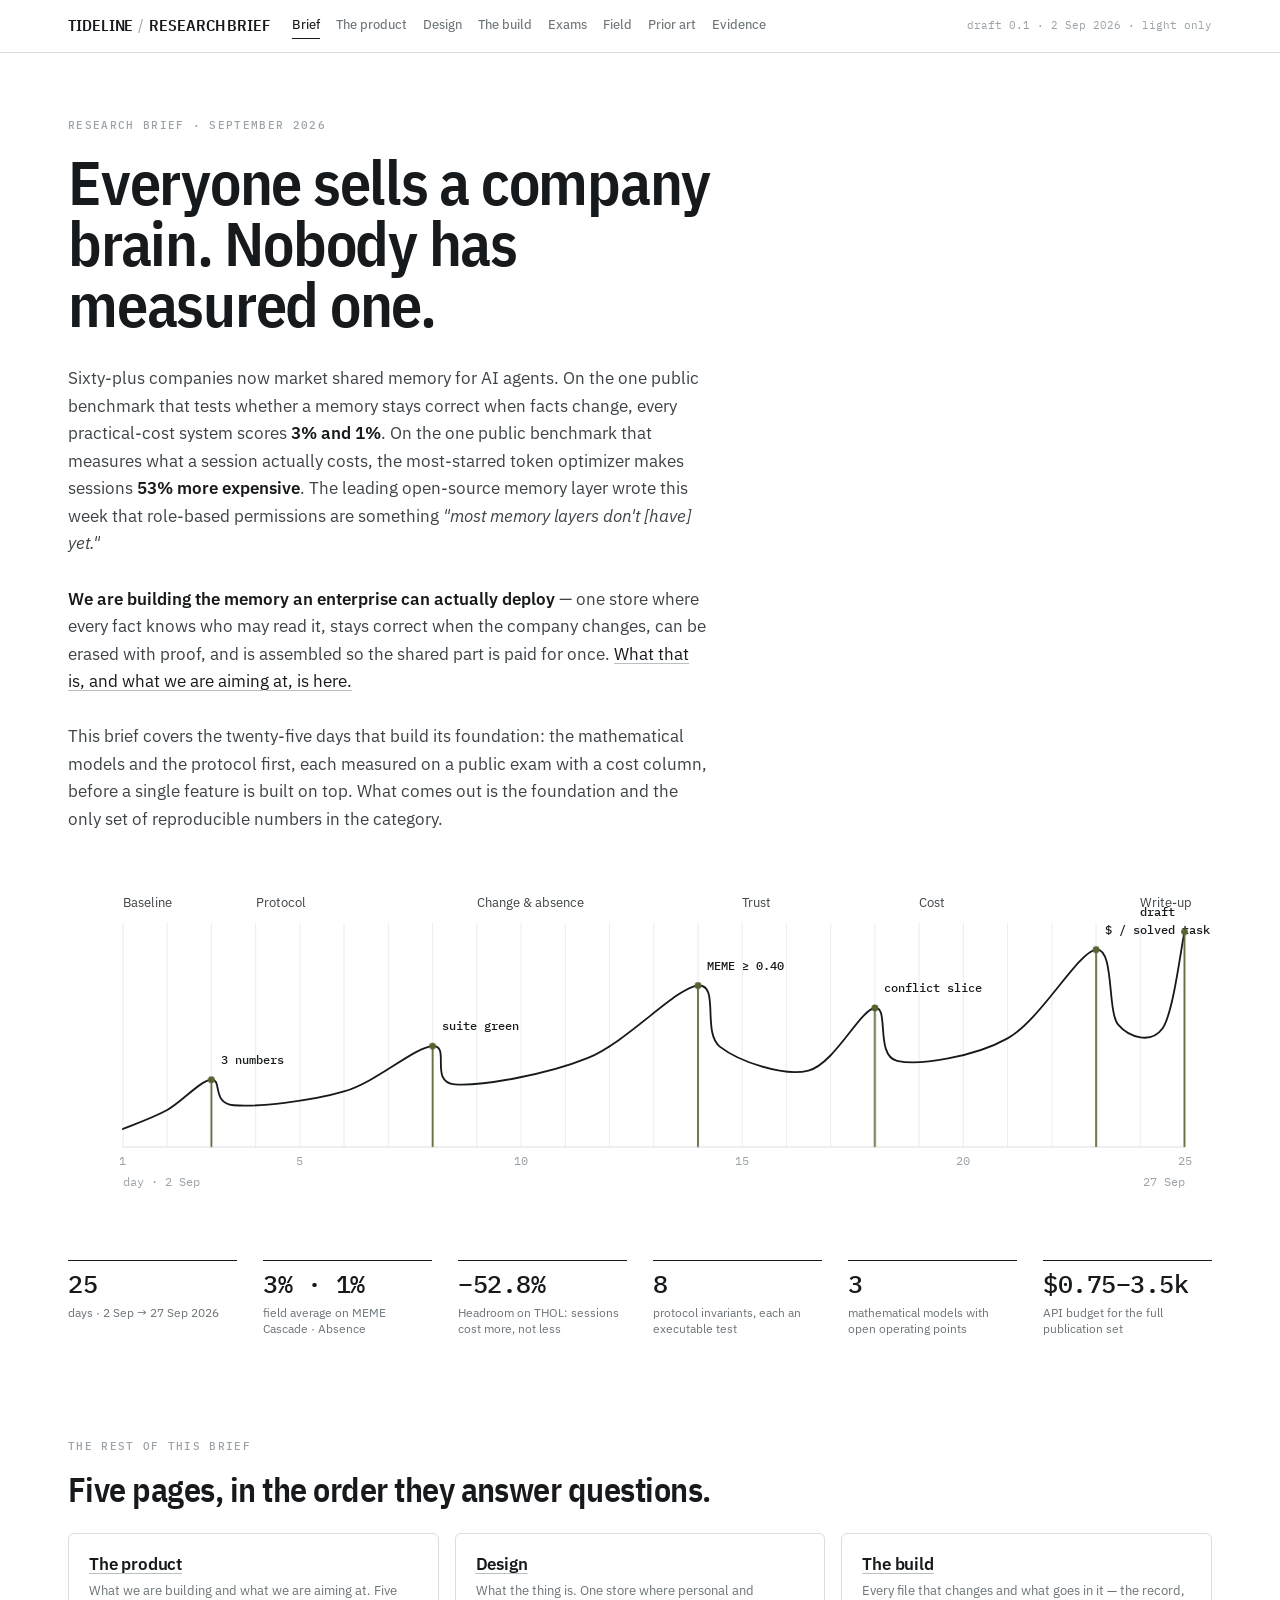
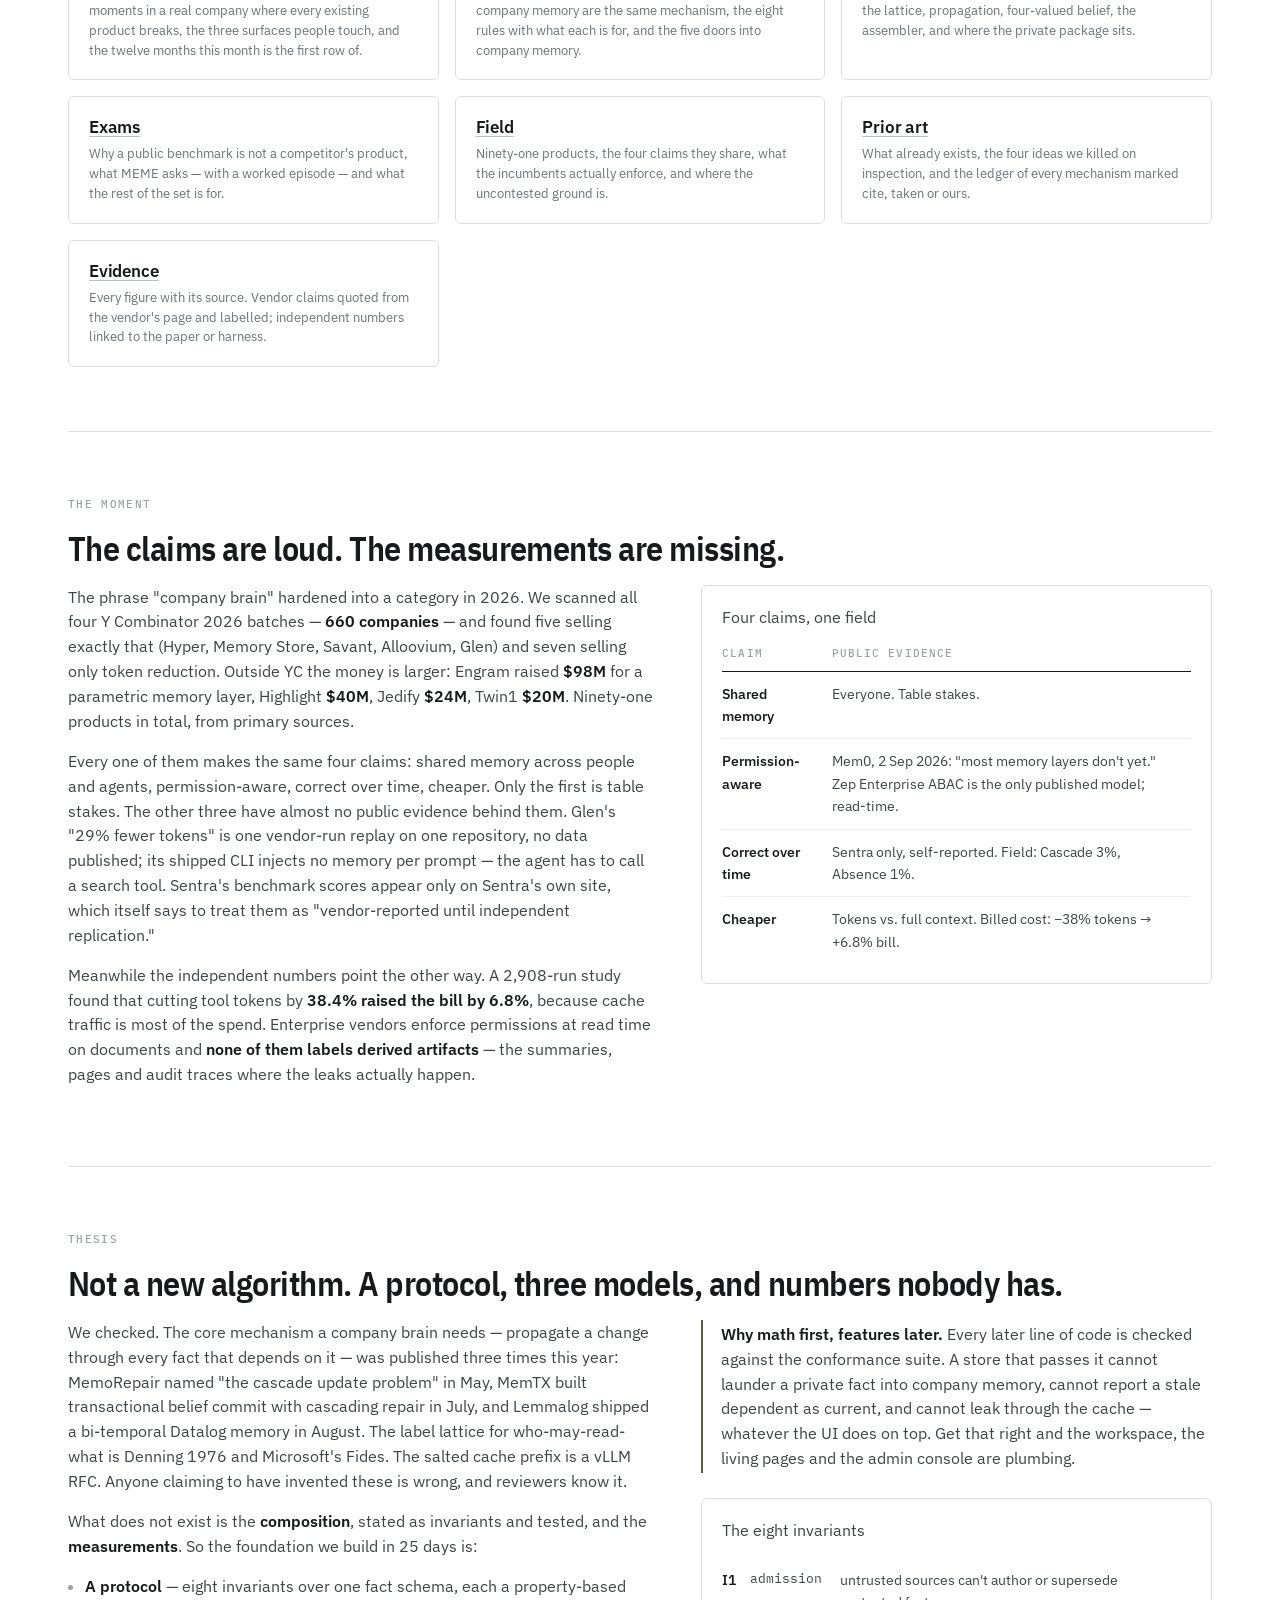
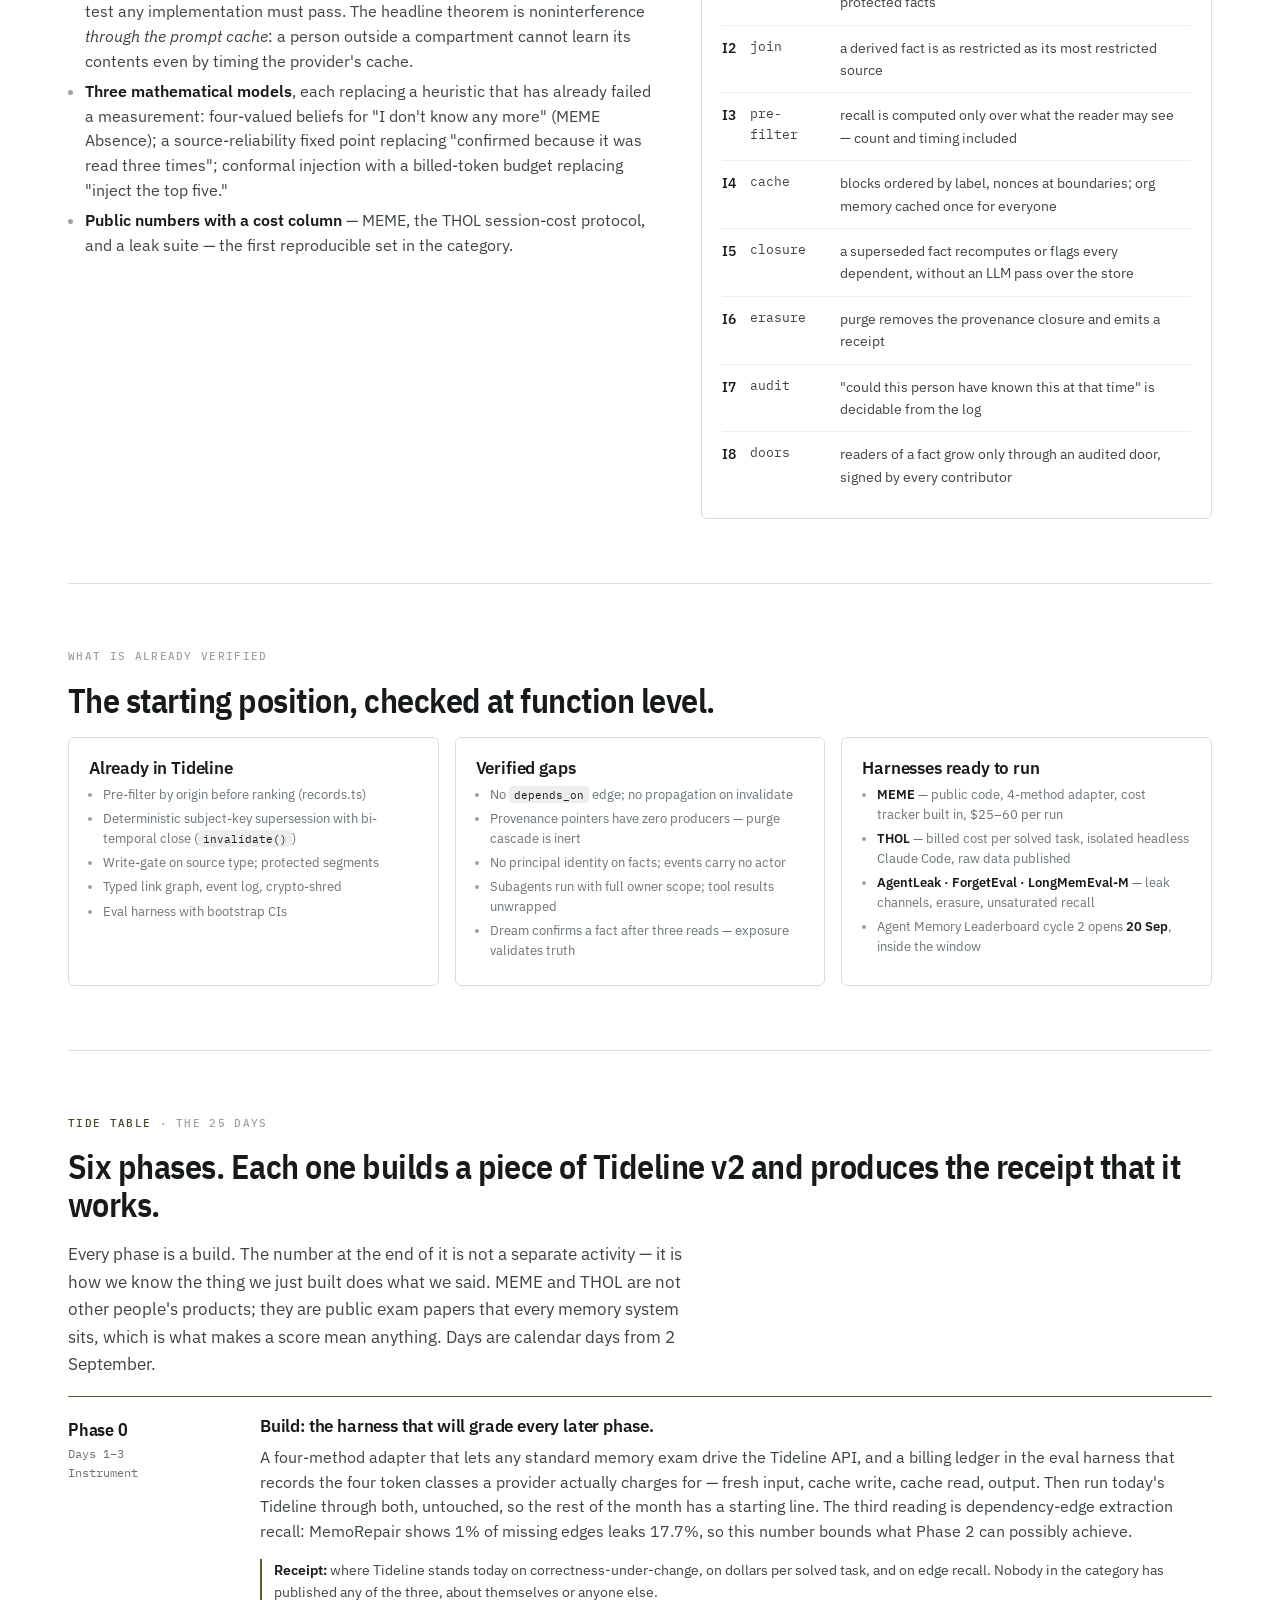
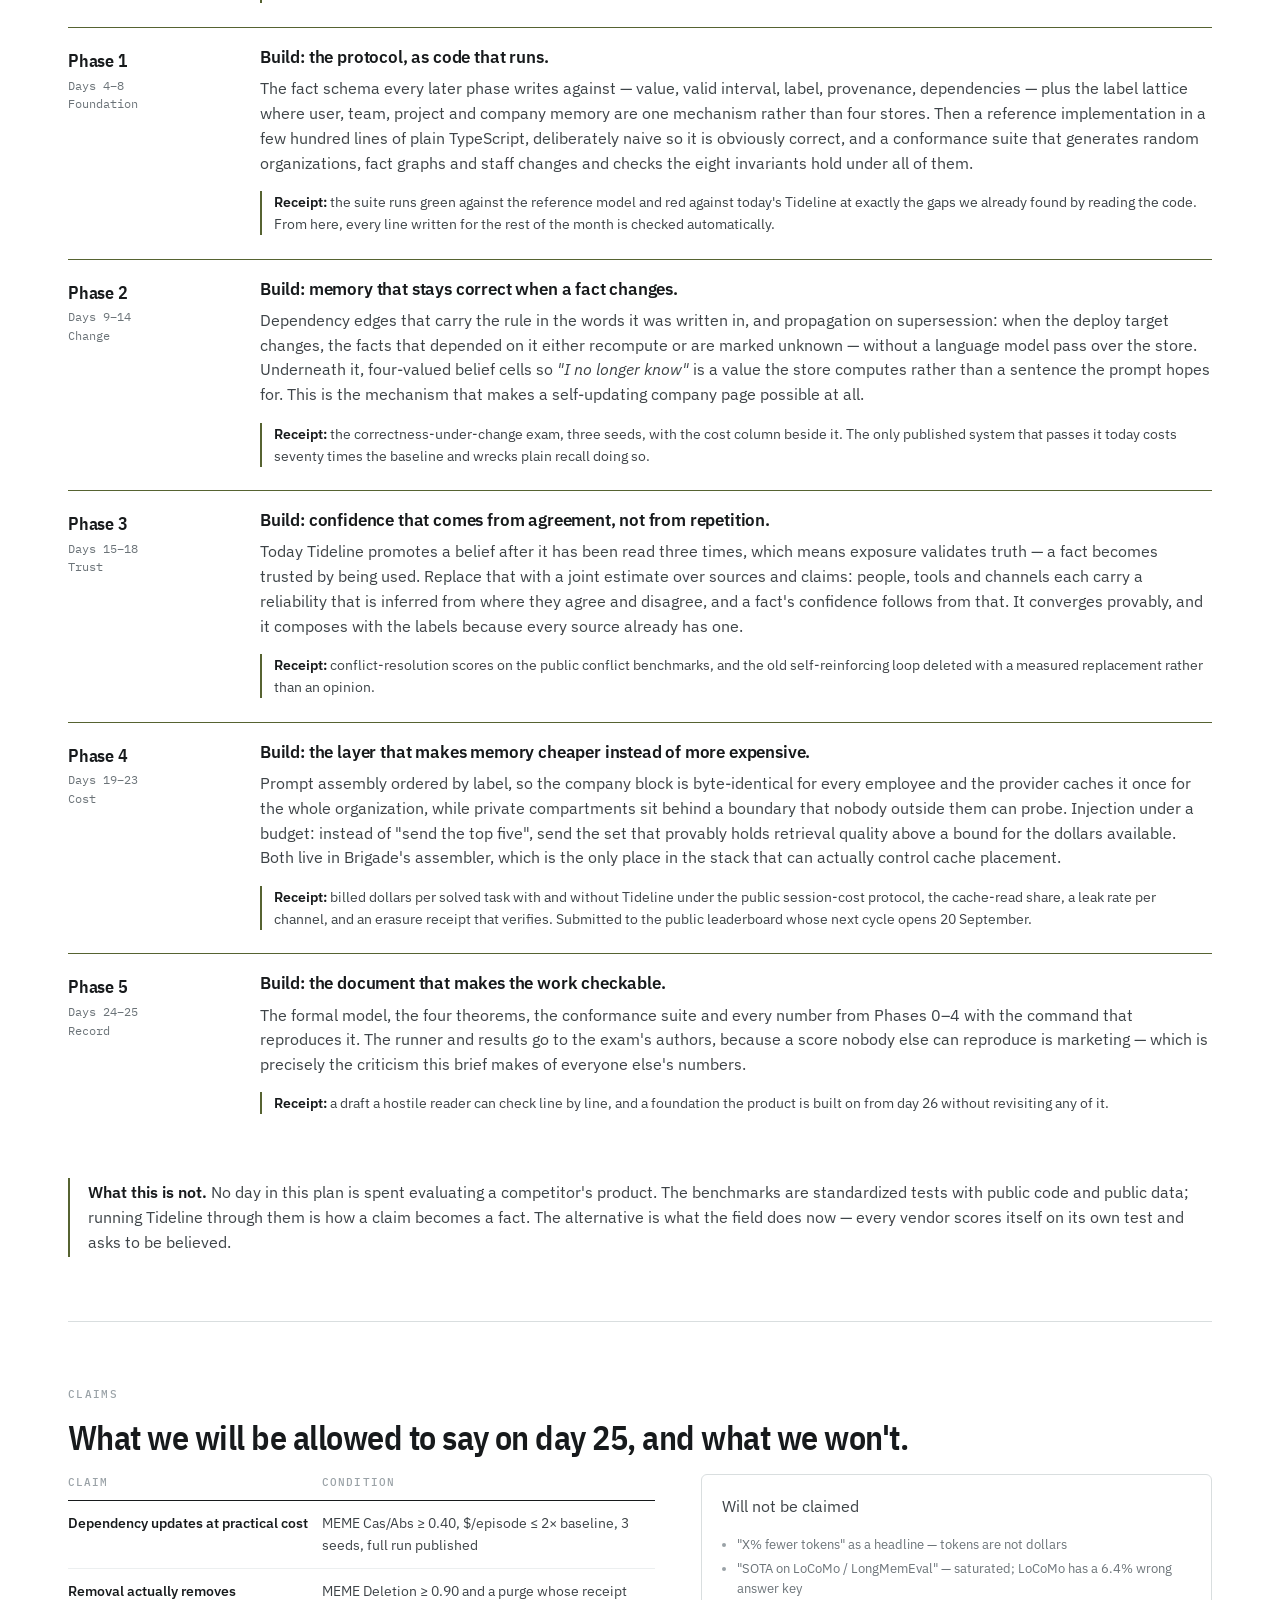
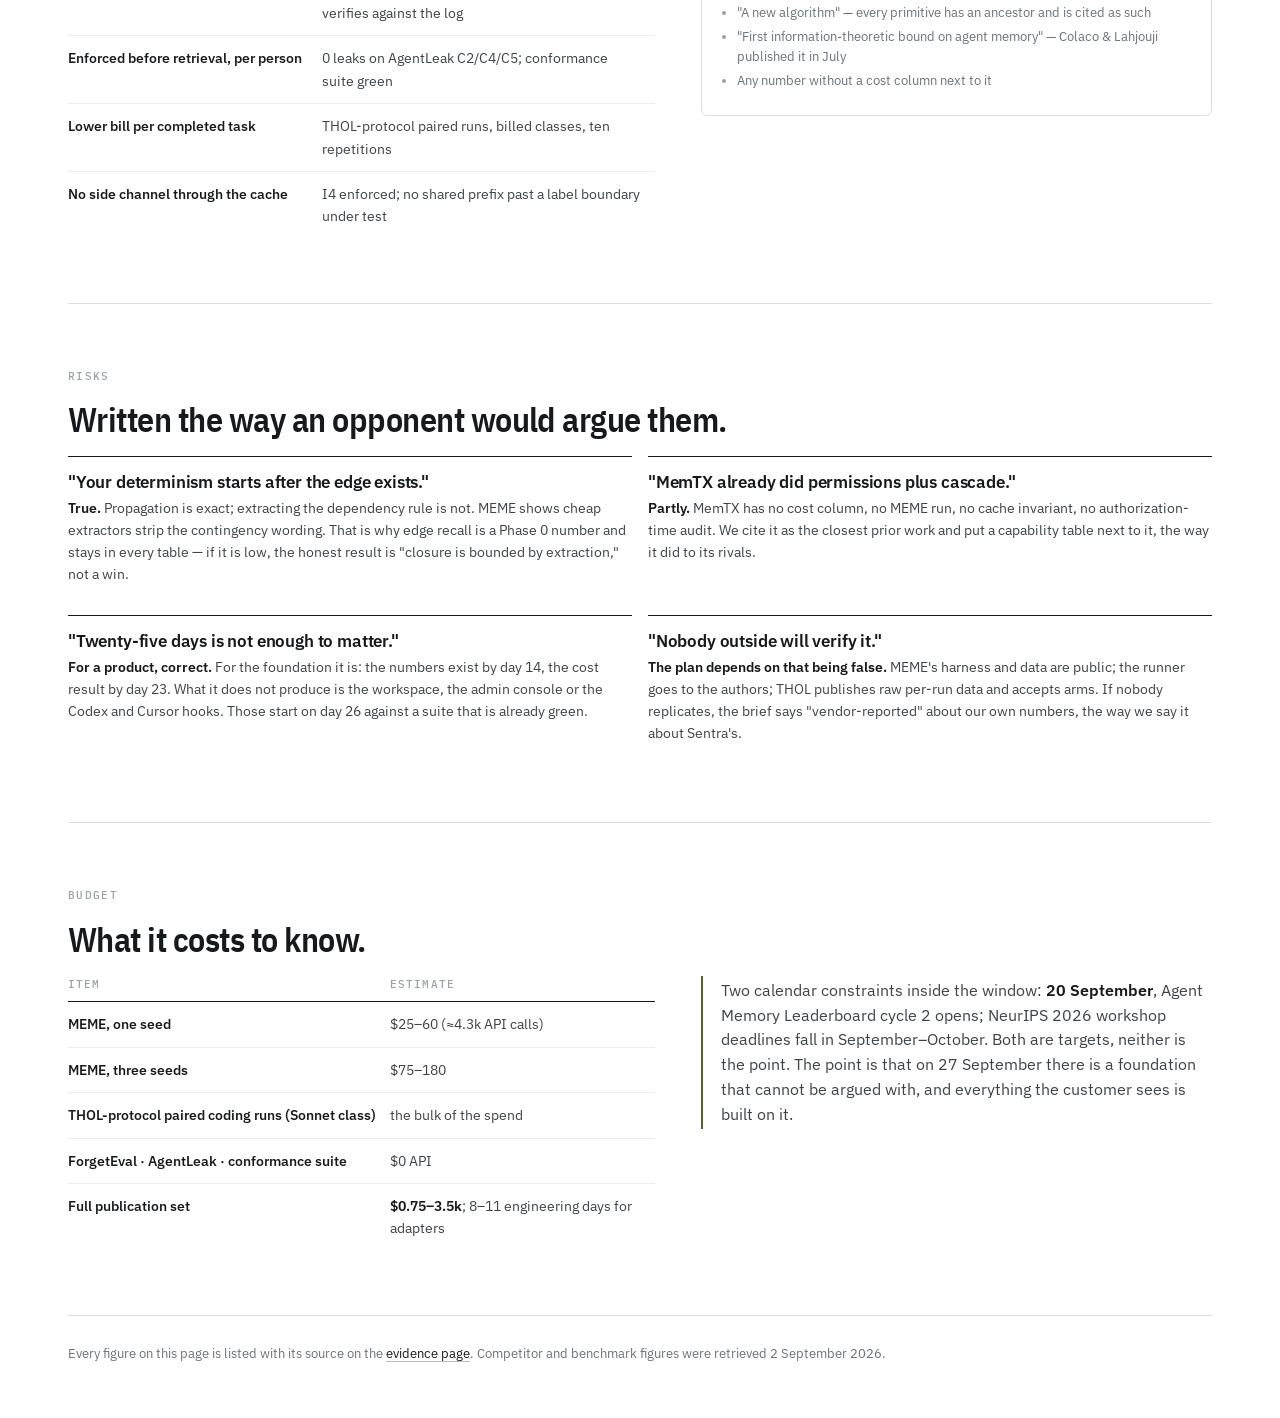
<file: index.html>
<!doctype html>
<html lang="en">
<head>
<meta charset="utf-8" />
<meta name="viewport" content="width=device-width,initial-scale=1" />
<meta name="color-scheme" content="light" />
<title>Tideline — 25-day research brief</title>
<link rel="preconnect" href="https://fonts.googleapis.com">
<link rel="preconnect" href="https://fonts.gstatic.com" crossorigin>
<link href="https://fonts.googleapis.com/css2?family=IBM+Plex+Sans+Condensed:wght@500;600&family=IBM+Plex+Sans:wght@400;450;500;600&family=IBM+Plex+Mono:wght@400;500&display=swap" rel="stylesheet">
<link rel="stylesheet" href="assets/brief.css">
<style>
  .hero { padding: 64px 0 48px; }
  .hero h1 { max-width: 20ch; }
  .readings { display: grid; grid-template-columns: repeat(auto-fit, minmax(150px, 1fr)); gap: 22px 26px; margin-top: 40px; }
  .inv td:nth-child(2) { font-family: var(--font-mono); font-size: .8rem; }
  .ledger td:first-child { white-space: nowrap; }
</style>
</head>
<body>

<header class="masthead">
  <div class="masthead-in">
    <span class="mark"><a href="index.html">Tideline <span class="dot">/</span> Research brief</a></span>
    <nav>
      <a href="index.html" aria-current="page">Brief</a>
      <a href="product.html">The product</a>
      <a href="protocol.html">Design</a>
      <a href="build.html">The build</a>
      <a href="benchmarks.html">Exams</a>
      <a href="landscape.html">Field</a>
      <a href="prior-art.html">Prior art</a>
      <a href="evidence.html">Evidence</a>
    </nav>
    <span class="spacer"></span>
    <span class="stamp">draft 0.1 · 2 Sep 2026 · light only</span>
  </div>
</header>

<div class="wrap">

  <!-- ─────────────────────────── HERO ─────────────────────────── -->
  <section class="hero" style="border-bottom: 0;">
    <p class="eyebrow">Research brief · September 2026</p>
    <h1>Everyone sells a company brain. Nobody has measured one.</h1>
    <p class="lede">
      Sixty-plus companies now market shared memory for AI agents. On the one public benchmark that tests
      whether a memory stays correct when facts change, every practical-cost system scores
      <strong>3% and 1%</strong>. On the one public benchmark that measures what a session actually costs,
      the most-starred token optimizer makes sessions <strong>53% more expensive</strong>. The leading
      open-source memory layer wrote this week that role-based permissions are something
      <em>"most memory layers don't [have] yet."</em><br><br>
      <strong>We are building the memory an enterprise can actually deploy</strong> — one store where every
      fact knows who may read it, stays correct when the company changes, can be erased with proof, and is
      assembled so the shared part is paid for once. <a href="product.html">What that is, and what we are
      aiming at, is here.</a><br><br>
      This brief covers the twenty-five days that build its foundation: the mathematical models and the
      protocol first, each measured on a public exam with a cost column, before a single feature is built on
      top. What comes out is the foundation and the only set of reproducible numbers in the category.
    </p>

    <div class="marigram">
<svg viewBox="0 0 1000 300" role="img" aria-label="Marigram: the 25 days drawn as a rising tide; each phase ends at a high-water mark labelled with the number it must produce">
<title>The 25 days as a tide record</title>
<line class="grid" x1="48.0" y1="40" x2="48.0" y2="236"/>
<text class="day" x="48.0" y="252" text-anchor="middle">1</text>
<line class="grid" x1="86.7" y1="40" x2="86.7" y2="236"/>
<line class="grid" x1="125.3" y1="40" x2="125.3" y2="236"/>
<line class="grid" x1="164.0" y1="40" x2="164.0" y2="236"/>
<line class="grid" x1="202.7" y1="40" x2="202.7" y2="236"/>
<text class="day" x="202.7" y="252" text-anchor="middle">5</text>
<line class="grid" x1="241.3" y1="40" x2="241.3" y2="236"/>
<line class="grid" x1="280.0" y1="40" x2="280.0" y2="236"/>
<line class="grid" x1="318.7" y1="40" x2="318.7" y2="236"/>
<line class="grid" x1="357.3" y1="40" x2="357.3" y2="236"/>
<line class="grid" x1="396.0" y1="40" x2="396.0" y2="236"/>
<text class="day" x="396.0" y="252" text-anchor="middle">10</text>
<line class="grid" x1="434.7" y1="40" x2="434.7" y2="236"/>
<line class="grid" x1="473.3" y1="40" x2="473.3" y2="236"/>
<line class="grid" x1="512.0" y1="40" x2="512.0" y2="236"/>
<line class="grid" x1="550.7" y1="40" x2="550.7" y2="236"/>
<line class="grid" x1="589.3" y1="40" x2="589.3" y2="236"/>
<text class="day" x="589.3" y="252" text-anchor="middle">15</text>
<line class="grid" x1="628.0" y1="40" x2="628.0" y2="236"/>
<line class="grid" x1="666.7" y1="40" x2="666.7" y2="236"/>
<line class="grid" x1="705.3" y1="40" x2="705.3" y2="236"/>
<line class="grid" x1="744.0" y1="40" x2="744.0" y2="236"/>
<line class="grid" x1="782.7" y1="40" x2="782.7" y2="236"/>
<text class="day" x="782.7" y="252" text-anchor="middle">20</text>
<line class="grid" x1="821.3" y1="40" x2="821.3" y2="236"/>
<line class="grid" x1="860.0" y1="40" x2="860.0" y2="236"/>
<line class="grid" x1="898.7" y1="40" x2="898.7" y2="236"/>
<line class="grid" x1="937.3" y1="40" x2="937.3" y2="236"/>
<line class="grid" x1="976.0" y1="40" x2="976.0" y2="236"/>
<text class="day" x="976.0" y="252" text-anchor="middle">25</text>
<line class="axis" x1="48" y1="236" x2="976" y2="236"/>
<text class="day" x="48" y="270">day · 2 Sep</text><text class="day" x="976" y="270" text-anchor="end">27 Sep</text>
<path class="trace" d="M48.0,220.3 C54.4,217.5 73.8,210.8 86.7,203.7 C99.6,196.5 115.7,177.9 125.3,177.2 C135.0,176.5 125.3,197.8 144.7,199.5 C164.0,201.3 212.3,196.1 241.3,187.5 C270.3,178.9 302.6,148.8 318.7,147.8 C334.8,146.8 315.4,179.6 338.0,181.3 C360.6,183.1 418.6,172.8 454.0,158.4 C489.4,144.0 531.3,96.5 550.7,94.9 C570.0,93.2 553.9,136.1 570.0,148.5 C586.1,160.9 624.8,174.8 647.3,169.2 C669.9,163.5 692.4,115.9 705.3,114.5 C718.2,113.1 705.3,156.2 724.7,160.7 C744.0,165.1 792.3,157.3 821.3,141.1 C850.3,124.9 882.6,65.5 898.7,63.5 C914.8,61.5 908.3,117.6 918.0,129.1 C927.7,140.6 947.0,146.0 956.7,132.5 C966.3,119.0 972.8,62.0 976.0,47.8"/>
<line class="hw p1" x1="125.3" y1="177.2" x2="125.3" y2="236"/>
<circle class="hw-dot p1" cx="125.3" cy="177.2" r="3"/>
<text class="read p1" x="133.3" y="163.2" text-anchor="start">3 numbers</text>
<text class="ph" x="48.0" y="26">Baseline</text>
<line class="hw p2" x1="318.7" y1="147.8" x2="318.7" y2="236"/>
<circle class="hw-dot p2" cx="318.7" cy="147.8" r="3"/>
<text class="read p2" x="326.7" y="133.8" text-anchor="start">suite green</text>
<text class="ph" x="164.0" y="26">Protocol</text>
<line class="hw p3" x1="550.7" y1="94.9" x2="550.7" y2="236"/>
<circle class="hw-dot p3" cx="550.7" cy="94.9" r="3"/>
<text class="read p3" x="558.7" y="80.9" text-anchor="start">MEME ≥ 0.40</text>
<text class="ph" x="357.3" y="26">Change & absence</text>
<line class="hw p4" x1="705.3" y1="114.5" x2="705.3" y2="236"/>
<circle class="hw-dot p4" cx="705.3" cy="114.5" r="3"/>
<text class="read p4" x="713.3" y="100.5" text-anchor="start">conflict slice</text>
<text class="ph" x="589.3" y="26">Trust</text>
<line class="hw p5" x1="898.7" y1="63.5" x2="898.7" y2="236"/>
<circle class="hw-dot p5" cx="898.7" cy="63.5" r="3"/>
<text class="read p5" x="906.7" y="49.5" text-anchor="start">$ / solved task</text>
<text class="ph" x="744.0" y="26">Cost</text>
<line class="hw p6" x1="976.0" y1="47.8" x2="976.0" y2="236"/>
<circle class="hw-dot p6" cx="976.0" cy="47.8" r="3"/>
<text class="read p6" x="968.0" y="33.8" text-anchor="end">draft</text>
<text class="ph" x="937.3" y="26">Write-up</text>
</svg>
    </div>

    <div class="readings">
      <div class="reading"><span class="n">25</span><span class="l">days · 2 Sep → 27 Sep 2026</span></div>
      <div class="reading"><span class="n">3% · 1%</span><span class="l">field average on MEME Cascade · Absence</span></div>
      <div class="reading"><span class="n">−52.8%</span><span class="l">Headroom on THOL: sessions cost more, not less</span></div>
      <div class="reading"><span class="n">8</span><span class="l">protocol invariants, each an executable test</span></div>
      <div class="reading"><span class="n">3</span><span class="l">mathematical models with open operating points</span></div>
      <div class="reading"><span class="n">$0.75–3.5k</span><span class="l">API budget for the full publication set</span></div>
    </div>
  </section>


  <section id="contents" style="padding-top:52px">
    <p class="eyebrow">The rest of this brief</p>
    <h2>Five pages, in the order they answer questions.</h2>
    <div class="grid g3" style="margin-top:24px">
      <div class="card"><h3><a href="product.html">The product</a></h3><p class="fine">What we are building and what we are aiming at. Five moments in a real company where every existing product breaks, the three surfaces people touch, and the twelve months this month is the first row of.</p></div>
      <div class="card"><h3><a href="protocol.html">Design</a></h3><p class="fine">What the thing is. One store where personal and company memory are the same mechanism, the eight rules with what each is for, and the five doors into company memory.</p></div>
      <div class="card"><h3><a href="build.html">The build</a></h3><p class="fine">Every file that changes and what goes in it — the record, the lattice, propagation, four-valued belief, the assembler, and where the private package sits.</p></div>
      <div class="card"><h3><a href="benchmarks.html">Exams</a></h3><p class="fine">Why a public benchmark is not a competitor's product, what MEME asks — with a worked episode — and what the rest of the set is for.</p></div>
      <div class="card"><h3><a href="landscape.html">Field</a></h3><p class="fine">Ninety-one products, the four claims they share, what the incumbents actually enforce, and where the uncontested ground is.</p></div>
      <div class="card"><h3><a href="prior-art.html">Prior art</a></h3><p class="fine">What already exists, the four ideas we killed on inspection, and the ledger of every mechanism marked cite, taken or ours.</p></div>
      <div class="card"><h3><a href="evidence.html">Evidence</a></h3><p class="fine">Every figure with its source. Vendor claims quoted from the vendor's page and labelled; independent numbers linked to the paper or harness.</p></div>
    </div>
  </section>

  <!-- ─────────────────────────── THE MOMENT ─────────────────────────── -->
  <section id="moment">
    <p class="eyebrow">The moment</p>
    <h2>The claims are loud. The measurements are missing.</h2>

    <div class="two">
      <div>
        <p>
          The phrase "company brain" hardened into a category in 2026. We scanned all four Y Combinator 2026
          batches — <strong>660 companies</strong> — and found five selling exactly that (Hyper, Memory Store,
          Savant, Alloovium, Glen) and seven selling only token reduction. Outside YC the money is larger:
          Engram raised <strong>$98M</strong> for a parametric memory layer, Highlight <strong>$40M</strong>,
          Jedify <strong>$24M</strong>, Twin1 <strong>$20M</strong>. Ninety-one products in total, from
          primary sources.
        </p>
        <p>
          Every one of them makes the same four claims: shared memory across people and agents,
          permission-aware, correct over time, cheaper. Only the first is table stakes. The other three have
          almost no public evidence behind them. Glen's "29% fewer tokens" is one vendor-run replay on one
          repository, no data published; its shipped CLI injects no memory per prompt — the agent has to call
          a search tool. Sentra's benchmark scores appear only on Sentra's own site, which itself says to
          treat them as "vendor-reported until independent replication."
        </p>
        <p>
          Meanwhile the independent numbers point the other way. A 2,908-run study found that cutting tool
          tokens by <strong>38.4% raised the bill by 6.8%</strong>, because cache traffic is most of the
          spend. Enterprise vendors enforce permissions at read time on documents and
          <strong>none of them labels derived artifacts</strong> — the summaries, pages and audit traces
          where the leaks actually happen.
        </p>
      </div>
      <div>
        <div class="card">
          <p class="kicker">Four claims, one field</p>
          <table class="data">
            <tr><th>Claim</th><th>Public evidence</th></tr>
            <tr><td>Shared memory</td><td>Everyone. Table stakes.</td></tr>
            <tr><td>Permission-aware</td><td>Mem0, 2 Sep 2026: "most memory layers don't yet." Zep Enterprise ABAC is the only published model; read-time.</td></tr>
            <tr><td>Correct over time</td><td>Sentra only, self-reported. Field: Cascade 3%, Absence 1%.</td></tr>
            <tr><td>Cheaper</td><td>Tokens vs. full context. Billed cost: −38% tokens → +6.8% bill.</td></tr>
          </table>
        </div>
      </div>
    </div>
  </section>

  <!-- ─────────────────────────── THESIS ─────────────────────────── -->
  <section id="thesis">
    <p class="eyebrow">Thesis</p>
    <h2>Not a new algorithm. A protocol, three models, and numbers nobody has.</h2>

    <div class="two">
      <div>
        <p>
          We checked. The core mechanism a company brain needs — propagate a change through every fact that
          depends on it — was published three times this year: MemoRepair named "the cascade update problem"
          in May, MemTX built transactional belief commit with cascading repair in July, and Lemmalog shipped
          a bi-temporal Datalog memory in August. The label lattice for who-may-read-what is Denning 1976 and
          Microsoft's Fides. The salted cache prefix is a vLLM RFC. Anyone claiming to have invented these is
          wrong, and reviewers know it.
        </p>
        <p>
          What does not exist is the <strong>composition</strong>, stated as invariants and tested, and the
          <strong>measurements</strong>. So the foundation we build in 25 days is:
        </p>
        <ul class="tight">
          <li><strong>A protocol</strong> — eight invariants over one fact schema, each a property-based test any
            implementation must pass. The headline theorem is noninterference <em>through the prompt cache</em>:
            a person outside a compartment cannot learn its contents even by timing the provider's cache.</li>
          <li><strong>Three mathematical models</strong>, each replacing a heuristic that has already failed a
            measurement: four-valued beliefs for "I don't know any more" (MEME Absence); a source-reliability
            fixed point replacing "confirmed because it was read three times"; conformal injection with a
            billed-token budget replacing "inject the top five."</li>
          <li><strong>Public numbers with a cost column</strong> — MEME, the THOL session-cost protocol, and a
            leak suite — the first reproducible set in the category.</li>
        </ul>
      </div>
      <div>
        <div class="callout">
          <p><strong>Why math first, features later.</strong> Every later line of code is checked against the
          conformance suite. A store that passes it cannot launder a private fact into company memory, cannot
          report a stale dependent as current, and cannot leak through the cache — whatever the UI does on top.
          Get that right and the workspace, the living pages and the admin console are plumbing.</p>
        </div>
        <br>
        <div class="card">
          <p class="kicker">The eight invariants</p>
          <table class="data inv">
            <tr><td>I1</td><td>admission</td><td>untrusted sources can't author or supersede protected facts</td></tr>
            <tr><td>I2</td><td>join</td><td>a derived fact is as restricted as its most restricted source</td></tr>
            <tr><td>I3</td><td>pre-filter</td><td>recall is computed only over what the reader may see — count and timing included</td></tr>
            <tr><td>I4</td><td>cache</td><td>blocks ordered by label, nonces at boundaries; org memory cached once for everyone</td></tr>
            <tr><td>I5</td><td>closure</td><td>a superseded fact recomputes or flags every dependent, without an LLM pass over the store</td></tr>
            <tr><td>I6</td><td>erasure</td><td>purge removes the provenance closure and emits a receipt</td></tr>
            <tr><td>I7</td><td>audit</td><td>"could this person have known this at that time" is decidable from the log</td></tr>
            <tr><td>I8</td><td>doors</td><td>readers of a fact grow only through an audited door, signed by every contributor</td></tr>
          </table>
        </div>
      </div>
    </div>
  </section>

  <!-- ─────────────────────────── VERIFIED ─────────────────────────── -->
  <section id="verified">
    <p class="eyebrow">What is already verified</p>
    <h2>The starting position, checked at function level.</h2>

    <div class="grid g3">
      <div class="card">
        <h3>Already in Tideline</h3>
        <ul class="tight fine">
          <li>Pre-filter by origin before ranking (records.ts)</li>
          <li>Deterministic subject-key supersession with bi-temporal close (<code>invalidate()</code>)</li>
          <li>Write-gate on source type; protected segments</li>
          <li>Typed link graph, event log, crypto-shred</li>
          <li>Eval harness with bootstrap CIs</li>
        </ul>
      </div>
      <div class="card">
        <h3>Verified gaps</h3>
        <ul class="tight fine">
          <li>No <code>depends_on</code> edge; no propagation on invalidate</li>
          <li>Provenance pointers have zero producers — purge cascade is inert</li>
          <li>No principal identity on facts; events carry no actor</li>
          <li>Subagents run with full owner scope; tool results unwrapped</li>
          <li>Dream confirms a fact after three reads — exposure validates truth</li>
        </ul>
      </div>
      <div class="card">
        <h3>Harnesses ready to run</h3>
        <ul class="tight fine">
          <li><strong>MEME</strong> — public code, 4-method adapter, cost tracker built in, $25–60 per run</li>
          <li><strong>THOL</strong> — billed cost per solved task, isolated headless Claude Code, raw data published</li>
          <li><strong>AgentLeak · ForgetEval · LongMemEval-M</strong> — leak channels, erasure, unsaturated recall</li>
          <li>Agent Memory Leaderboard cycle 2 opens <strong>20 Sep</strong>, inside the window</li>
        </ul>
      </div>
    </div>
  </section>

  <!-- ─────────────────────────── PHASES ─────────────────────────── -->
  <section id="phases">
    <p class="eyebrow"><b>Tide table</b> · the 25 days</p>
    <h2>Six phases. Each one builds a piece of Tideline v2 and produces the receipt that it works.</h2>
    <p class="lede">Every phase is a build. The number at the end of it is not a separate activity — it is how we
      know the thing we just built does what we said. MEME and THOL are not other people's products; they are
      public exam papers that every memory system sits, which is what makes a score mean anything. Days are
      calendar days from 2 September.</p>

    <div class="phase">
      <div class="d"><b>Phase 0</b>Days 1–3<br>Instrument</div>
      <div>
        <h3>Build: the harness that will grade every later phase.</h3>
        <p>A four-method adapter that lets any standard memory exam drive the Tideline API, and a billing ledger
          in the eval harness that records the four token classes a provider actually charges for — fresh input,
          cache write, cache read, output. Then run today's Tideline through both, untouched, so the rest of the
          month has a starting line. The third reading is dependency-edge extraction recall: MemoRepair shows 1%
          of missing edges leaks 17.7%, so this number bounds what Phase 2 can possibly achieve.</p>
        <p class="out"><b>Receipt:</b> where Tideline stands today on correctness-under-change, on dollars per
          solved task, and on edge recall. Nobody in the category has published any of the three, about
          themselves or anyone else.</p>
      </div>
    </div>

    <div class="phase">
      <div class="d"><b>Phase 1</b>Days 4–8<br>Foundation</div>
      <div>
        <h3>Build: the protocol, as code that runs.</h3>
        <p>The fact schema every later phase writes against — value, valid interval, label, provenance,
          dependencies — plus the label lattice where user, team, project and company memory are one mechanism
          rather than four stores. Then a reference implementation in a few hundred lines of plain TypeScript,
          deliberately naive so it is obviously correct, and a conformance suite that generates random
          organizations, fact graphs and staff changes and checks the eight invariants hold under all of them.</p>
        <p class="out"><b>Receipt:</b> the suite runs green against the reference model and red against today's
          Tideline at exactly the gaps we already found by reading the code. From here, every line written for
          the rest of the month is checked automatically.</p>
      </div>
    </div>

    <div class="phase">
      <div class="d"><b>Phase 2</b>Days 9–14<br>Change</div>
      <div>
        <h3>Build: memory that stays correct when a fact changes.</h3>
        <p>Dependency edges that carry the rule in the words it was written in, and propagation on supersession:
          when the deploy target changes, the facts that depended on it either recompute or are marked unknown —
          without a language model pass over the store. Underneath it, four-valued belief cells so <em>"I no
          longer know"</em> is a value the store computes rather than a sentence the prompt hopes for. This is
          the mechanism that makes a self-updating company page possible at all.</p>
        <p class="out"><b>Receipt:</b> the correctness-under-change exam, three seeds, with the cost column
          beside it. The only published system that passes it today costs seventy times the baseline and wrecks
          plain recall doing so.</p>
      </div>
    </div>

    <div class="phase">
      <div class="d"><b>Phase 3</b>Days 15–18<br>Trust</div>
      <div>
        <h3>Build: confidence that comes from agreement, not from repetition.</h3>
        <p>Today Tideline promotes a belief after it has been read three times, which means exposure validates
          truth — a fact becomes trusted by being used. Replace that with a joint estimate over sources and
          claims: people, tools and channels each carry a reliability that is inferred from where they agree and
          disagree, and a fact's confidence follows from that. It converges provably, and it composes with the
          labels because every source already has one.</p>
        <p class="out"><b>Receipt:</b> conflict-resolution scores on the public conflict benchmarks, and the
          old self-reinforcing loop deleted with a measured replacement rather than an opinion.</p>
      </div>
    </div>

    <div class="phase">
      <div class="d"><b>Phase 4</b>Days 19–23<br>Cost</div>
      <div>
        <h3>Build: the layer that makes memory cheaper instead of more expensive.</h3>
        <p>Prompt assembly ordered by label, so the company block is byte-identical for every employee and the
          provider caches it once for the whole organization, while private compartments sit behind a boundary
          that nobody outside them can probe. Injection under a budget: instead of "send the top five", send the
          set that provably holds retrieval quality above a bound for the dollars available. Both live in
          Brigade's assembler, which is the only place in the stack that can actually control cache placement.</p>
        <p class="out"><b>Receipt:</b> billed dollars per solved task with and without Tideline under the public
          session-cost protocol, the cache-read share, a leak rate per channel, and an erasure receipt that
          verifies. Submitted to the public leaderboard whose next cycle opens 20 September.</p>
      </div>
    </div>

    <div class="phase">
      <div class="d"><b>Phase 5</b>Days 24–25<br>Record</div>
      <div>
        <h3>Build: the document that makes the work checkable.</h3>
        <p>The formal model, the four theorems, the conformance suite and every number from Phases 0–4 with the
          command that reproduces it. The runner and results go to the exam's authors, because a score nobody
          else can reproduce is marketing — which is precisely the criticism this brief makes of everyone
          else's numbers.</p>
        <p class="out"><b>Receipt:</b> a draft a hostile reader can check line by line, and a foundation the
          product is built on from day 26 without revisiting any of it.</p>
      </div>
    </div>

    <div class="callout" style="margin-top:40px">
      <p><strong>What this is not.</strong> No day in this plan is spent evaluating a competitor's product. The
      benchmarks are standardized tests with public code and public data; running Tideline through them is how a
      claim becomes a fact. The alternative is what the field does now — every vendor scores itself on its own
      test and asks to be believed.</p>
    </div>
  </section>

  <section id="claims">
    <p class="eyebrow">Claims</p>
    <h2>What we will be allowed to say on day 25, and what we won't.</h2>

    <div class="two">
      <div>
        <table class="data ledger">
          <tr><th>Claim</th><th>Condition</th></tr>
          <tr><td>Dependency updates at practical cost</td><td>MEME Cas/Abs ≥ 0.40, $/episode ≤ 2× baseline, 3 seeds, full run published</td></tr>
          <tr><td>Removal actually removes</td><td>MEME Deletion ≥ 0.90 and a purge whose receipt verifies against the log</td></tr>
          <tr><td>Enforced before retrieval, per person</td><td>0 leaks on AgentLeak C2/C4/C5; conformance suite green</td></tr>
          <tr><td>Lower bill per completed task</td><td>THOL-protocol paired runs, billed classes, ten repetitions</td></tr>
          <tr><td>No side channel through the cache</td><td>I4 enforced; no shared prefix past a label boundary under test</td></tr>
        </table>
      </div>
      <div>
        <div class="card">
          <p class="kicker">Will not be claimed</p>
          <ul class="tight fine">
            <li>"X% fewer tokens" as a headline — tokens are not dollars</li>
            <li>"SOTA on LoCoMo / LongMemEval" — saturated; LoCoMo has a 6.4% wrong answer key</li>
            <li>"A new algorithm" — every primitive has an ancestor and is cited as such</li>
            <li>"First information-theoretic bound on agent memory" — Colaco &amp; Lahjouji published it in July</li>
            <li>Any number without a cost column next to it</li>
          </ul>
        </div>
      </div>
    </div>
  </section>

  <!-- ─────────────────────────── RISKS ─────────────────────────── -->
  <section id="risks">
    <p class="eyebrow">Risks</p>
    <h2>Written the way an opponent would argue them.</h2>

    <div class="grid g2">
      <div class="risk">
        <h3>"Your determinism starts after the edge exists."</h3>
        <p class="a"><b>True.</b> Propagation is exact; extracting the dependency rule is not. MEME shows cheap
          extractors strip the contingency wording. That is why edge recall is a Phase 0 number and stays in
          every table — if it is low, the honest result is "closure is bounded by extraction," not a win.</p>
      </div>
      <div class="risk">
        <h3>"MemTX already did permissions plus cascade."</h3>
        <p class="a"><b>Partly.</b> MemTX has no cost column, no MEME run, no cache invariant, no authorization-time
          audit. We cite it as the closest prior work and put a capability table next to it, the way it did to
          its rivals.</p>
      </div>
      <div class="risk">
        <h3>"Twenty-five days is not enough to matter."</h3>
        <p class="a"><b>For a product, correct.</b> For the foundation it is: the numbers exist by day 14, the
          cost result by day 23. What it does not produce is the workspace, the admin console or the Codex and
          Cursor hooks. Those start on day 26 against a suite that is already green.</p>
      </div>
      <div class="risk">
        <h3>"Nobody outside will verify it."</h3>
        <p class="a"><b>The plan depends on that being false.</b> MEME's harness and data are public; the runner
          goes to the authors; THOL publishes raw per-run data and accepts arms. If nobody replicates, the
          brief says "vendor-reported" about our own numbers, the way we say it about Sentra's.</p>
      </div>
    </div>
  </section>

  <!-- ─────────────────────────── BUDGET ─────────────────────────── -->
  <section id="budget">
    <p class="eyebrow">Budget</p>
    <h2>What it costs to know.</h2>
    <div class="two">
      <div>
        <table class="data ledger">
          <tr><th>Item</th><th>Estimate</th></tr>
          <tr><td>MEME, one seed</td><td>$25–60 (≈4.3k API calls)</td></tr>
          <tr><td>MEME, three seeds</td><td>$75–180</td></tr>
          <tr><td>THOL-protocol paired coding runs (Sonnet class)</td><td>the bulk of the spend</td></tr>
          <tr><td>ForgetEval · AgentLeak · conformance suite</td><td>$0 API</td></tr>
          <tr><td>Full publication set</td><td><strong>$0.75–3.5k</strong>; 8–11 engineering days for adapters</td></tr>
        </table>
      </div>
      <div>
        <div class="callout">
          <p>Two calendar constraints inside the window: <strong>20 September</strong>, Agent Memory Leaderboard
          cycle 2 opens; NeurIPS 2026 workshop deadlines fall in September–October. Both are targets, neither is
          the point. The point is that on 27 September there is a foundation that cannot be argued with, and
          everything the customer sees is built on it.</p>
        </div>
      </div>
    </div>
    </section>
  <p class="foot">Every figure on this page is listed with its source on the
      <a href="evidence.html">evidence page</a>. Competitor and benchmark figures were retrieved 2 September 2026.</p>

</div>
</body>
</html>
</file>
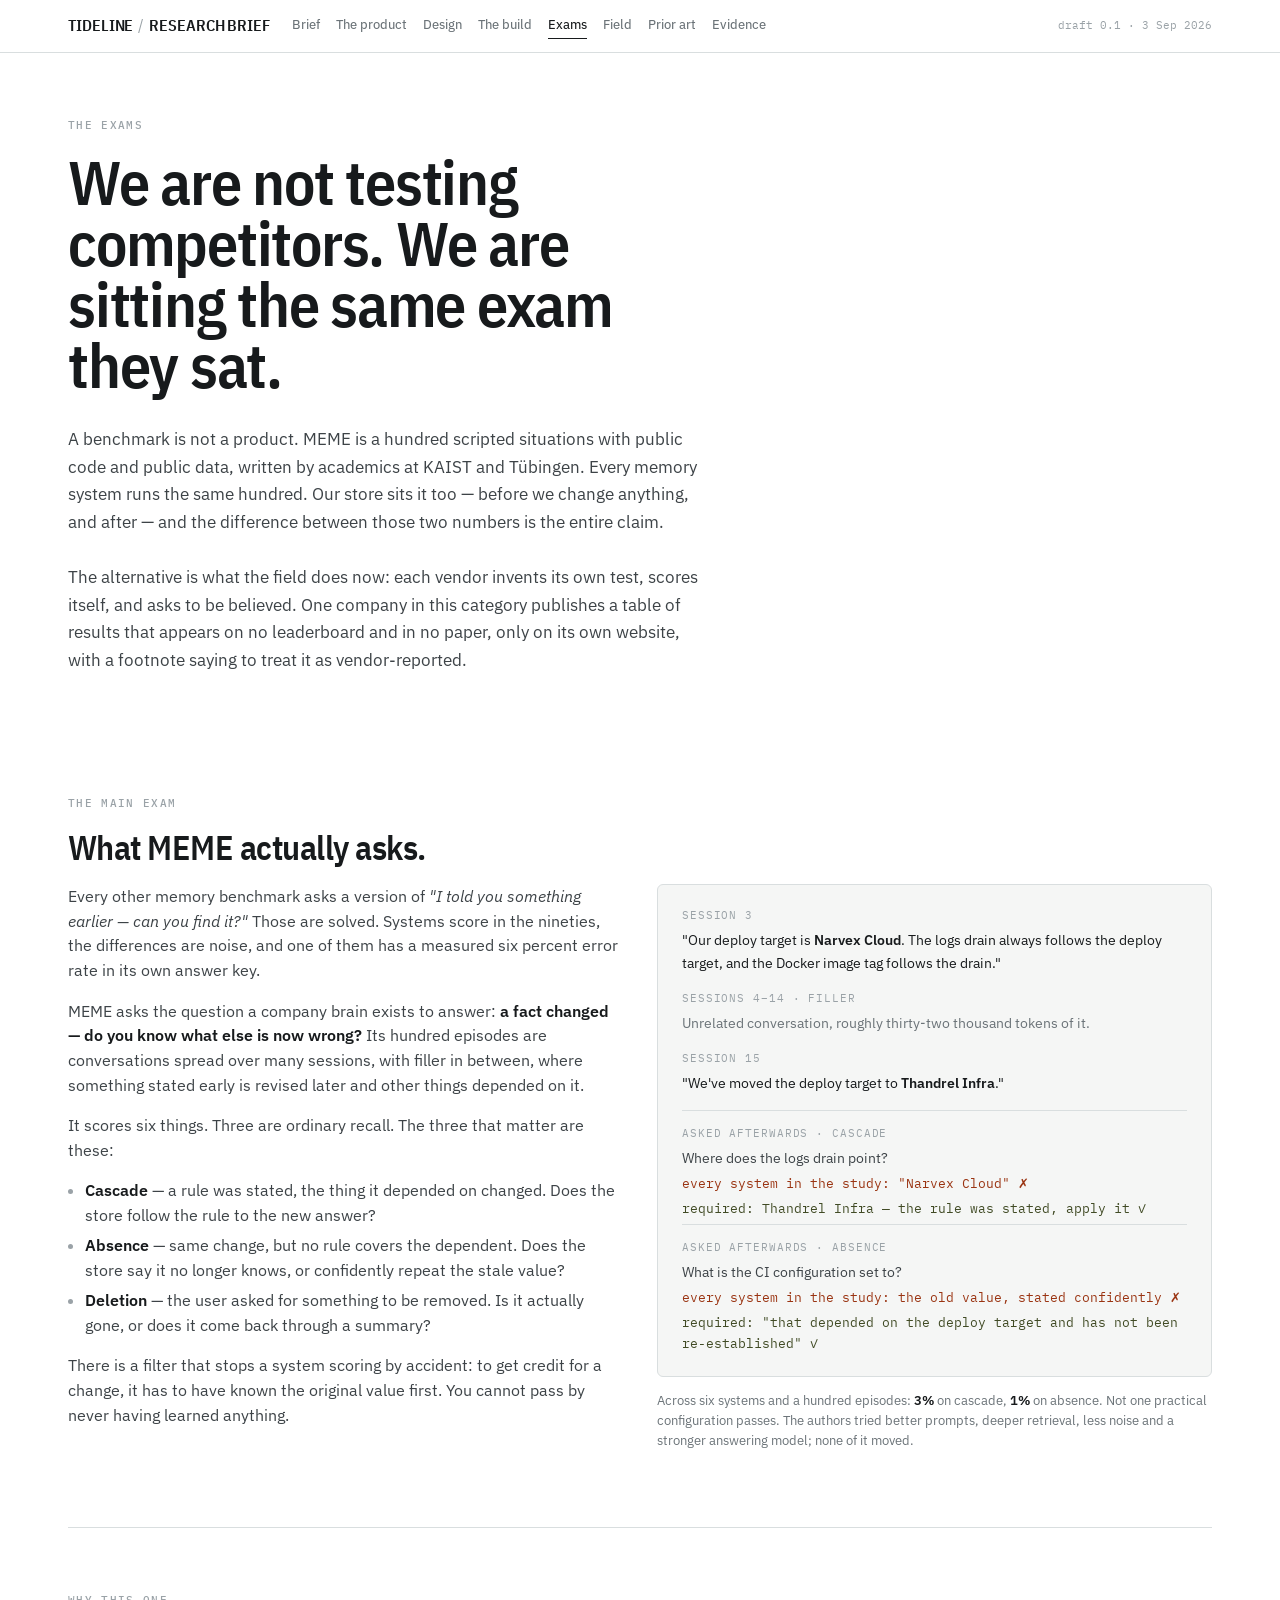
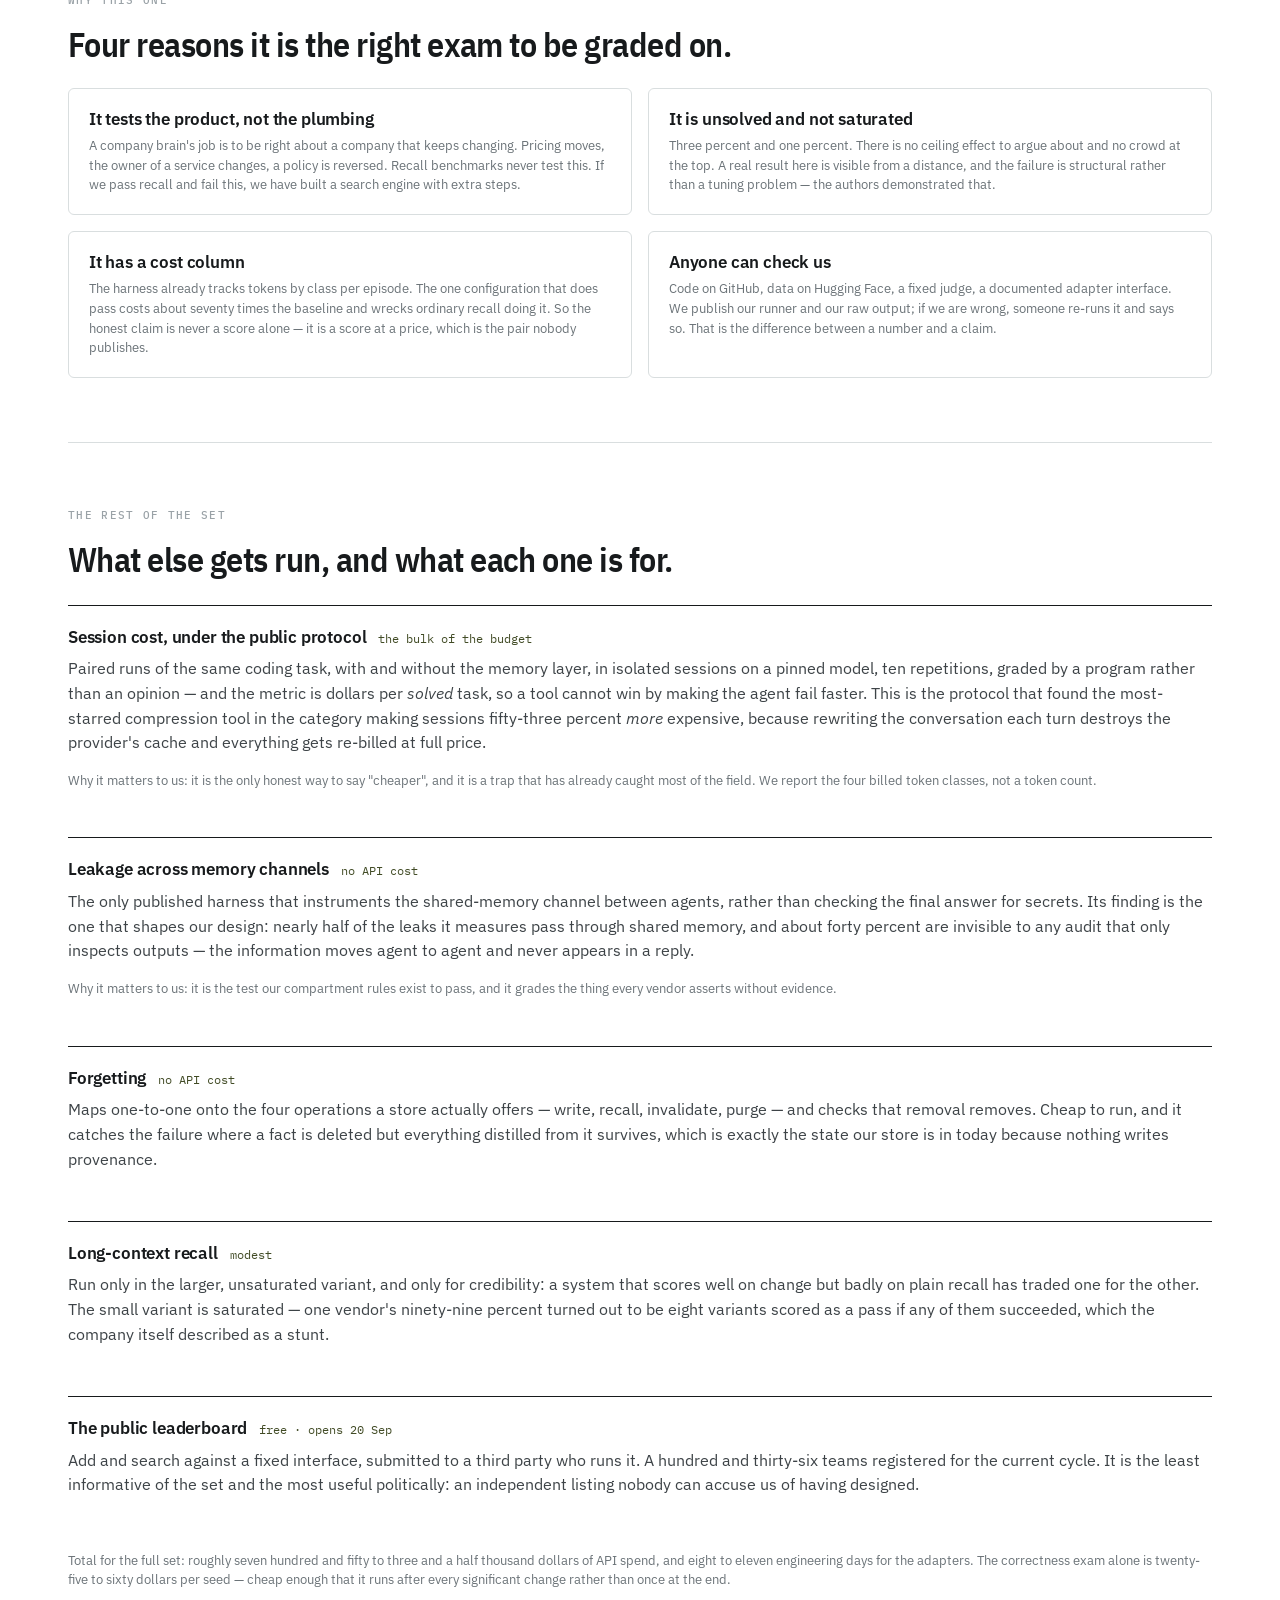
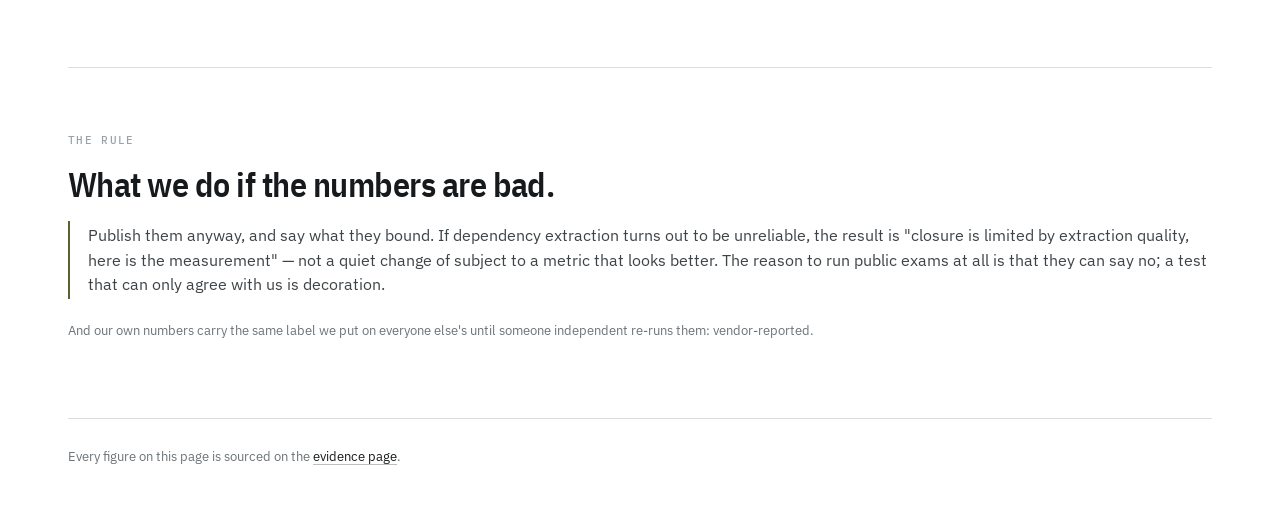
<file: benchmarks.html>
<!doctype html>
<html lang="en">
<head>
<meta charset="utf-8" />
<meta name="viewport" content="width=device-width,initial-scale=1" />
<meta name="color-scheme" content="light" />
<title>Tideline — The exams</title>
<link rel="preconnect" href="https://fonts.googleapis.com">
<link rel="preconnect" href="https://fonts.gstatic.com" crossorigin>
<link href="https://fonts.googleapis.com/css2?family=IBM+Plex+Sans+Condensed:wght@500;600&family=IBM+Plex+Sans:wght@400;450;500;600&family=IBM+Plex+Mono:wght@400;500&display=swap" rel="stylesheet">
<link rel="stylesheet" href="assets/brief.css">
<style>
  .hero { padding: 64px 0 40px; }
  .hero h1 { max-width: 20ch; }
  .episode { background: var(--sunk); border: 1px solid var(--line); border-radius: var(--radius);
    padding: 22px 24px; font-size: .9rem; }
  .episode .t { font-family: var(--font-mono); font-size: .7rem; color: var(--ink-faint);
    letter-spacing: .08em; text-transform: uppercase; margin-bottom: 3px; }
  .episode .said { color: var(--ink); margin: 0 0 16px; }
  .episode .said b { font-weight: 600; }
  .episode .q { border-top: 1px solid var(--line); padding-top: 14px; margin-top: 4px; }
  .episode .ans { font-family: var(--font-mono); font-size: .8rem; margin: 5px 0 0; }
  .episode .bad { color: #9a3412; }
  .episode .good { color: var(--kelp-dk); }
  .exam { border-top: 1px solid var(--ink); padding: 20px 0 8px; margin-top: 26px; }
  .exam .hdr { display: flex; gap: 12px; align-items: baseline; flex-wrap: wrap; margin-bottom: 8px; }
  .exam .hdr h3 { margin: 0; }
  .exam .hdr .cost { font-family: var(--font-mono); font-size: .72rem; color: var(--kelp-dk); }
  .split { display: grid; grid-template-columns: 1fr 1fr; gap: 34px; }
  @media (max-width: 860px) { .split { grid-template-columns: 1fr; gap: 22px; } }
</style>
</head>
<body>

<header class="masthead">
  <div class="masthead-in">
    <span class="mark"><a href="index.html">Tideline <span class="dot">/</span> Research brief</a></span>
    <nav>
      <a href="index.html">Brief</a>
      <a href="product.html">The product</a>
      <a href="protocol.html">Design</a>
      <a href="build.html">The build</a>
      <a href="benchmarks.html" aria-current="page">Exams</a>
      <a href="landscape.html">Field</a>
      <a href="prior-art.html">Prior art</a>
      <a href="evidence.html">Evidence</a>
    </nav>
    <span class="spacer"></span>
    <span class="stamp">draft 0.1 · 3 Sep 2026</span>
  </div>
</header>

<div class="wrap">

  <section class="hero" style="border-bottom:0">
    <p class="eyebrow">The exams</p>
    <h1>We are not testing competitors. We are sitting the same exam they sat.</h1>
    <p class="lede">A benchmark is not a product. MEME is a hundred scripted situations with public code and
      public data, written by academics at KAIST and Tübingen. Every memory system runs the same hundred. Our
      store sits it too — before we change anything, and after — and the difference between those two numbers
      is the entire claim.<br><br>
      The alternative is what the field does now: each vendor invents its own test, scores itself, and asks to
      be believed. One company in this category publishes a table of results that appears on no leaderboard and
      in no paper, only on its own website, with a footnote saying to treat it as vendor-reported.</p>
  </section>

  <section id="meme">
    <p class="eyebrow">The main exam</p>
    <h2>What MEME actually asks.</h2>
    <div class="split">
      <div>
        <p>Every other memory benchmark asks a version of <em>"I told you something earlier — can you find it?"</em>
          Those are solved. Systems score in the nineties, the differences are noise, and one of them has a
          measured six percent error rate in its own answer key.</p>
        <p>MEME asks the question a company brain exists to answer: <strong>a fact changed — do you know what
          else is now wrong?</strong> Its hundred episodes are conversations spread over many sessions, with
          filler in between, where something stated early is revised later and other things depended on it.</p>
        <p>It scores six things. Three are ordinary recall. The three that matter are these:</p>
        <ul class="tight">
          <li><strong>Cascade</strong> — a rule was stated, the thing it depended on changed. Does the store
            follow the rule to the new answer?</li>
          <li><strong>Absence</strong> — same change, but no rule covers the dependent. Does the store say it no
            longer knows, or confidently repeat the stale value?</li>
          <li><strong>Deletion</strong> — the user asked for something to be removed. Is it actually gone, or
            does it come back through a summary?</li>
        </ul>
        <p>There is a filter that stops a system scoring by accident: to get credit for a change, it has to have
          known the original value first. You cannot pass by never having learned anything.</p>
      </div>
      <div>
        <div class="episode">
          <p class="t">Session 3</p>
          <p class="said">"Our deploy target is <b>Narvex Cloud</b>. The logs drain always follows the deploy
            target, and the Docker image tag follows the drain."</p>
          <p class="t">Sessions 4–14 · filler</p>
          <p class="said" style="color:var(--ink-mute)">Unrelated conversation, roughly thirty-two thousand
            tokens of it.</p>
          <p class="t">Session 15</p>
          <p class="said">"We've moved the deploy target to <b>Thandrel Infra</b>."</p>
          <div class="q">
            <p class="t">Asked afterwards · cascade</p>
            <p style="margin:0">Where does the logs drain point?</p>
            <p class="ans bad">every system in the study: "Narvex Cloud" ✗</p>
            <p class="ans good">required: Thandrel Infra — the rule was stated, apply it ✓</p>
          </div>
          <div class="q">
            <p class="t">Asked afterwards · absence</p>
            <p style="margin:0">What is the CI configuration set to?</p>
            <p class="ans bad">every system in the study: the old value, stated confidently ✗</p>
            <p class="ans good">required: "that depended on the deploy target and has not been
              re-established" ✓</p>
          </div>
        </div>
        <p class="fine" style="margin-top:14px">Across six systems and a hundred episodes: <strong>3%</strong> on
          cascade, <strong>1%</strong> on absence. Not one practical configuration passes. The authors tried
          better prompts, deeper retrieval, less noise and a stronger answering model; none of it moved.</p>
      </div>
    </div>
  </section>

  <section id="why">
    <p class="eyebrow">Why this one</p>
    <h2>Four reasons it is the right exam to be graded on.</h2>
    <div class="grid g2" style="margin-top:24px">
      <div class="card">
        <h3>It tests the product, not the plumbing</h3>
        <p class="fine">A company brain's job is to be right about a company that keeps changing. Pricing moves,
          the owner of a service changes, a policy is reversed. Recall benchmarks never test this. If we pass
          recall and fail this, we have built a search engine with extra steps.</p>
      </div>
      <div class="card">
        <h3>It is unsolved and not saturated</h3>
        <p class="fine">Three percent and one percent. There is no ceiling effect to argue about and no crowd at
          the top. A real result here is visible from a distance, and the failure is structural rather than a
          tuning problem — the authors demonstrated that.</p>
      </div>
      <div class="card">
        <h3>It has a cost column</h3>
        <p class="fine">The harness already tracks tokens by class per episode. The one configuration that does
          pass costs about seventy times the baseline and wrecks ordinary recall doing it. So the honest claim
          is never a score alone — it is a score at a price, which is the pair nobody publishes.</p>
      </div>
      <div class="card">
        <h3>Anyone can check us</h3>
        <p class="fine">Code on GitHub, data on Hugging Face, a fixed judge, a documented adapter interface. We
          publish our runner and our raw output; if we are wrong, someone re-runs it and says so. That is the
          difference between a number and a claim.</p>
      </div>
    </div>
  </section>

  <section id="others">
    <p class="eyebrow">The rest of the set</p>
    <h2>What else gets run, and what each one is for.</h2>

    <div class="exam">
      <div class="hdr"><h3>Session cost, under the public protocol</h3><span class="cost">the bulk of the budget</span></div>
      <p>Paired runs of the same coding task, with and without the memory layer, in isolated sessions on a pinned
        model, ten repetitions, graded by a program rather than an opinion — and the metric is dollars per
        <em>solved</em> task, so a tool cannot win by making the agent fail faster. This is the protocol that
        found the most-starred compression tool in the category making sessions fifty-three percent
        <em>more</em> expensive, because rewriting the conversation each turn destroys the provider's cache and
        everything gets re-billed at full price.</p>
      <p class="fine">Why it matters to us: it is the only honest way to say "cheaper", and it is a trap that has
        already caught most of the field. We report the four billed token classes, not a token count.</p>
    </div>

    <div class="exam">
      <div class="hdr"><h3>Leakage across memory channels</h3><span class="cost">no API cost</span></div>
      <p>The only published harness that instruments the shared-memory channel between agents, rather than
        checking the final answer for secrets. Its finding is the one that shapes our design: nearly half of the
        leaks it measures pass through shared memory, and about forty percent are invisible to any audit that
        only inspects outputs — the information moves agent to agent and never appears in a reply.</p>
      <p class="fine">Why it matters to us: it is the test our compartment rules exist to pass, and it grades the
        thing every vendor asserts without evidence.</p>
    </div>

    <div class="exam">
      <div class="hdr"><h3>Forgetting</h3><span class="cost">no API cost</span></div>
      <p>Maps one-to-one onto the four operations a store actually offers — write, recall, invalidate, purge —
        and checks that removal removes. Cheap to run, and it catches the failure where a fact is deleted but
        everything distilled from it survives, which is exactly the state our store is in today because nothing
        writes provenance.</p>
    </div>

    <div class="exam">
      <div class="hdr"><h3>Long-context recall</h3><span class="cost">modest</span></div>
      <p>Run only in the larger, unsaturated variant, and only for credibility: a system that scores well on
        change but badly on plain recall has traded one for the other. The small variant is saturated — one
        vendor's ninety-nine percent turned out to be eight variants scored as a pass if any of them succeeded,
        which the company itself described as a stunt.</p>
    </div>

    <div class="exam">
      <div class="hdr"><h3>The public leaderboard</h3><span class="cost">free · opens 20 Sep</span></div>
      <p>Add and search against a fixed interface, submitted to a third party who runs it. A hundred and
        thirty-six teams registered for the current cycle. It is the least informative of the set and the most
        useful politically: an independent listing nobody can accuse us of having designed.</p>
    </div>

    <p class="fine" style="margin-top:30px">Total for the full set: roughly seven hundred and fifty to three and
      a half thousand dollars of API spend, and eight to eleven engineering days for the adapters. The
      correctness exam alone is twenty-five to sixty dollars per seed — cheap enough that it runs after every
      significant change rather than once at the end.</p>
  </section>

  <section id="honesty">
    <p class="eyebrow">The rule</p>
    <h2>What we do if the numbers are bad.</h2>
    <div class="callout">
      <p>Publish them anyway, and say what they bound. If dependency extraction turns out to be unreliable, the
        result is "closure is limited by extraction quality, here is the measurement" — not a quiet change of
        subject to a metric that looks better. The reason to run public exams at all is that they can say no;
        a test that can only agree with us is decoration.</p>
    </div>
    <p class="fine" style="margin-top:22px">And our own numbers carry the same label we put on everyone else's
      until someone independent re-runs them: vendor-reported.</p>
  </section>

  <p class="foot">Every figure on this page is sourced on the <a href="evidence.html">evidence page</a>.</p>

</div>
</body>
</html>
</file>
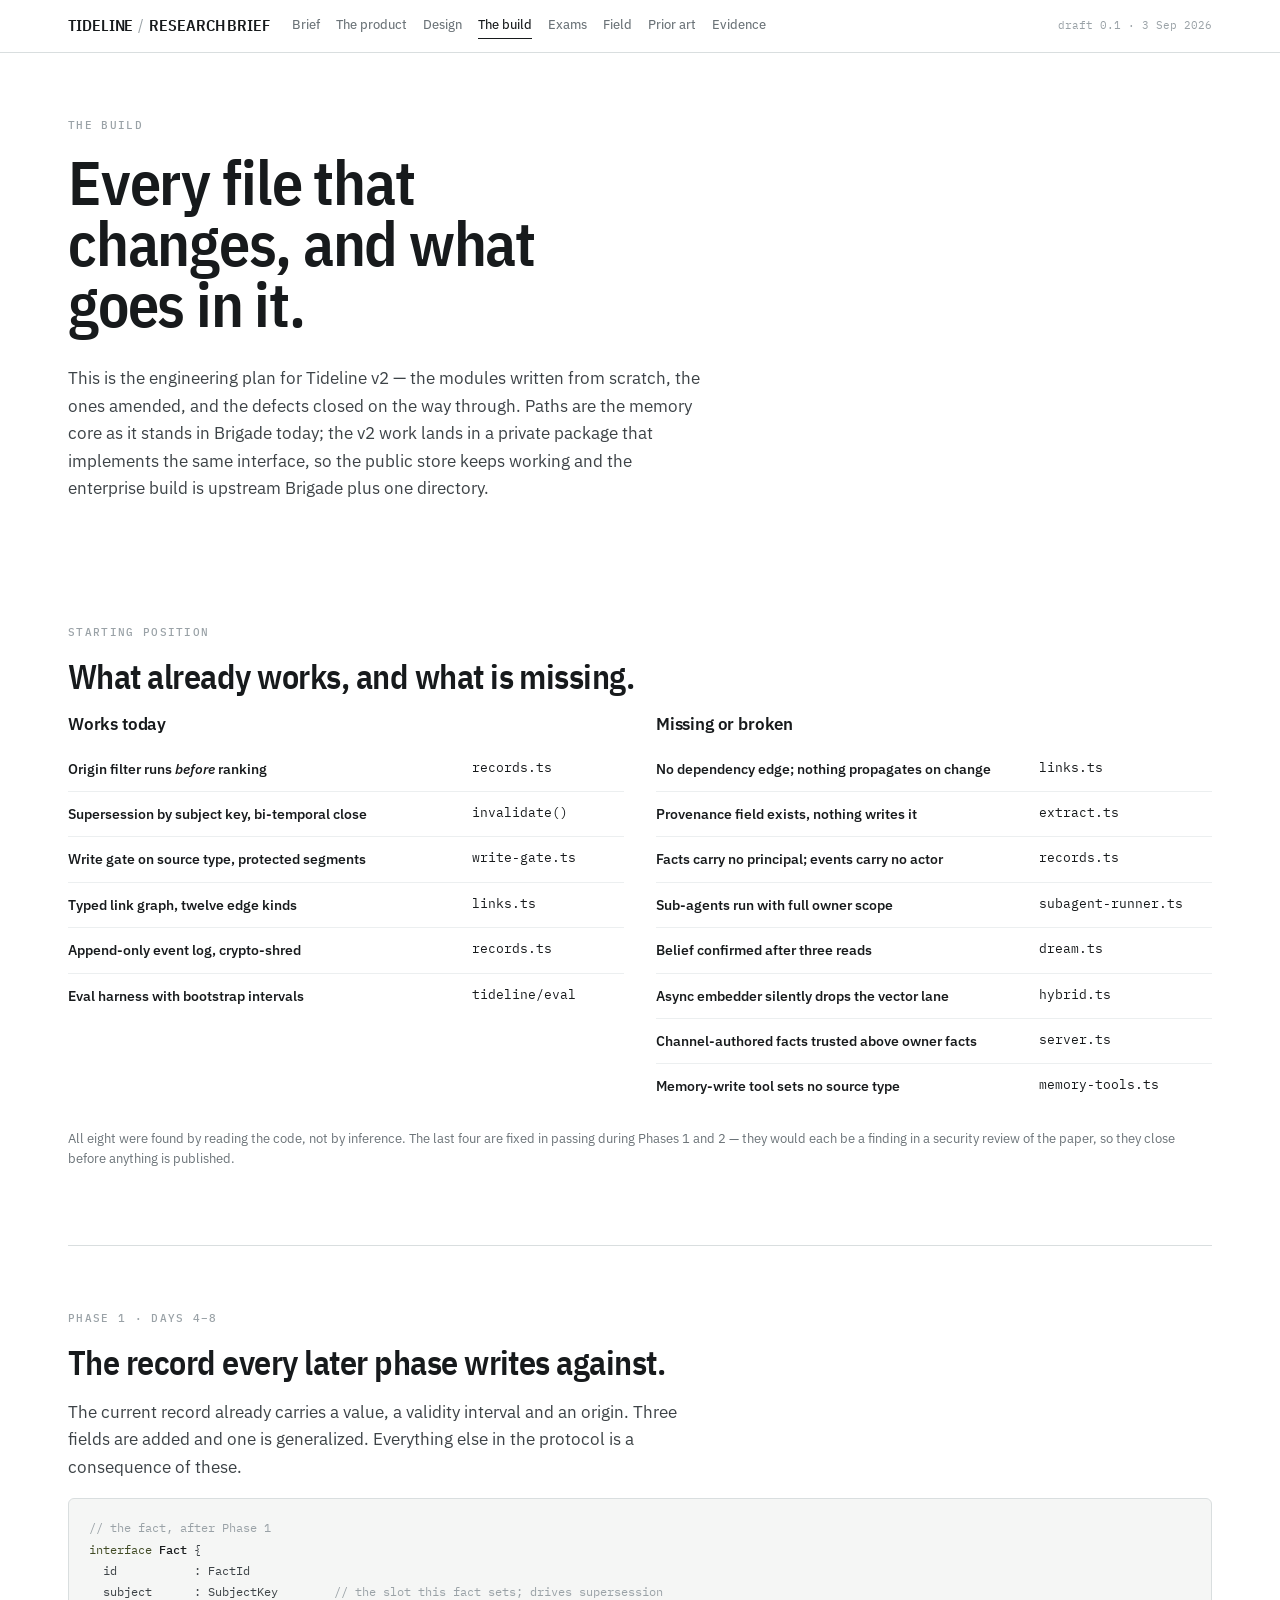
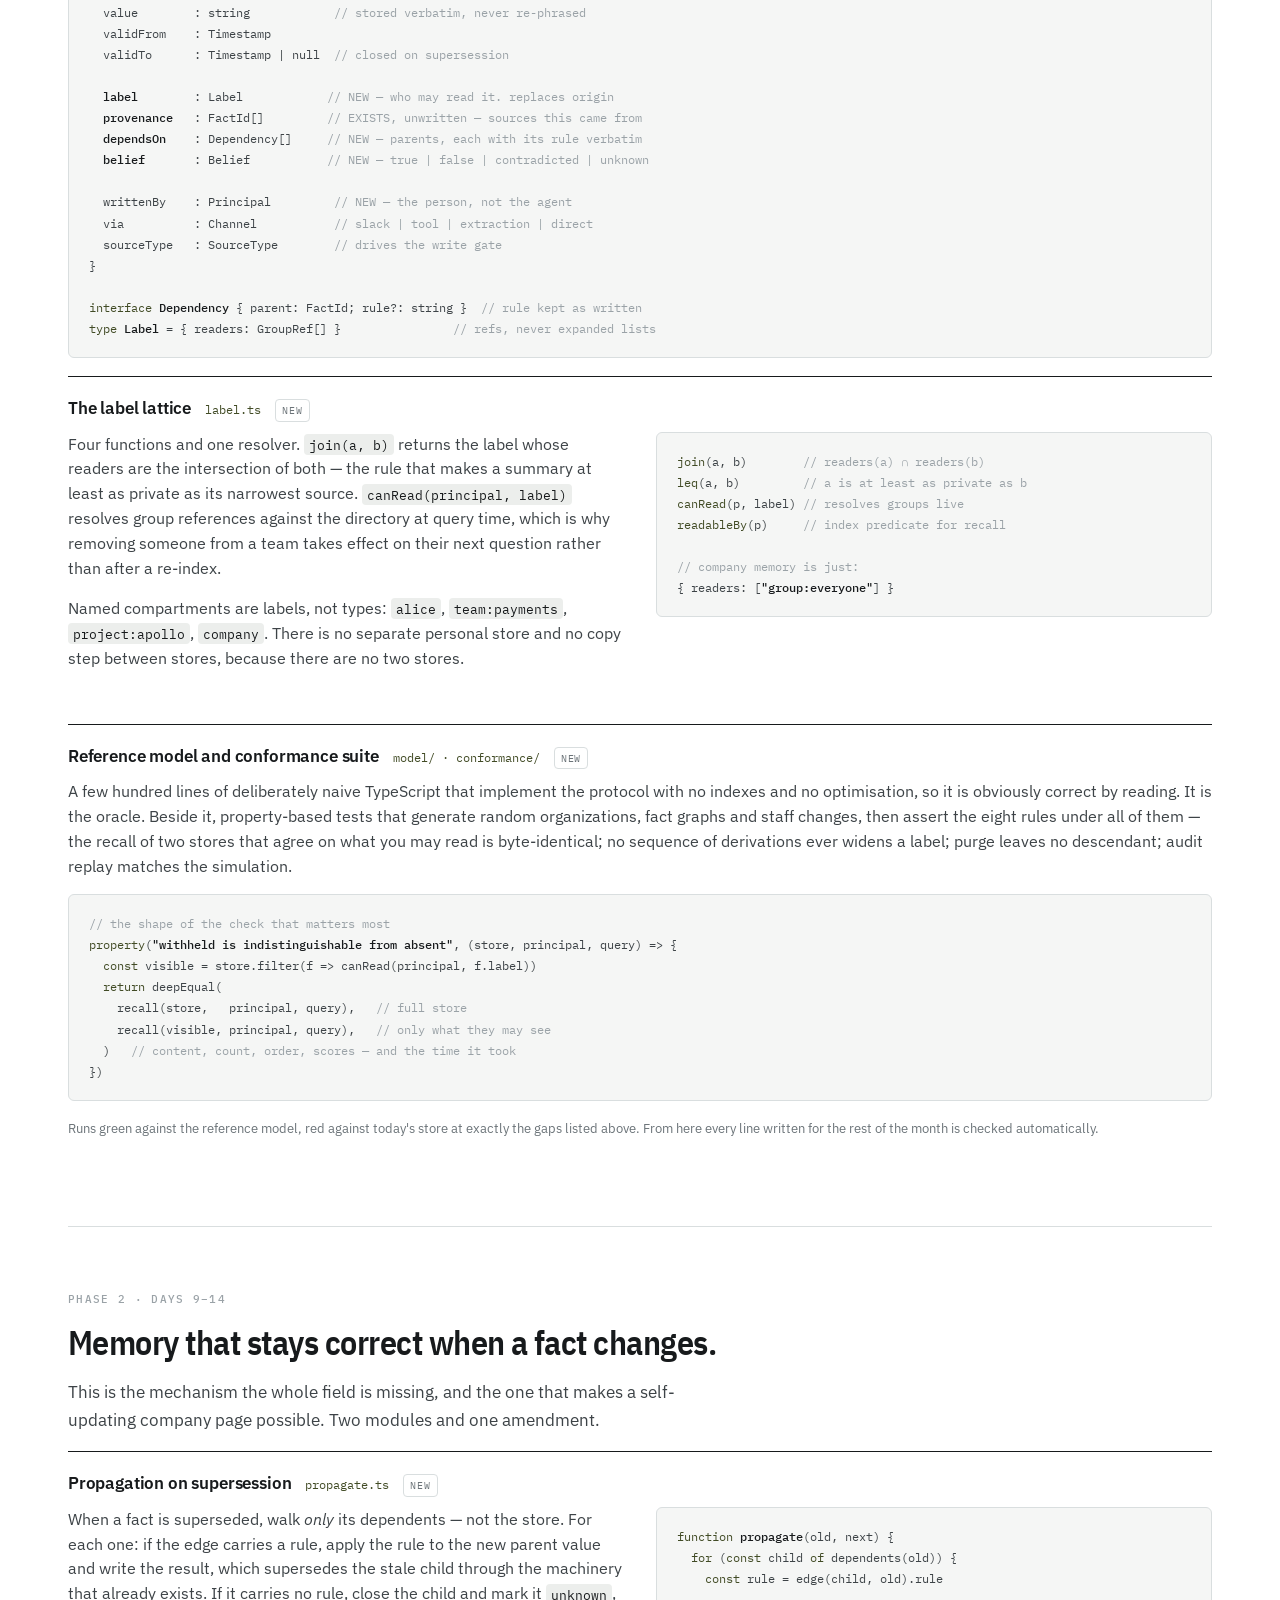
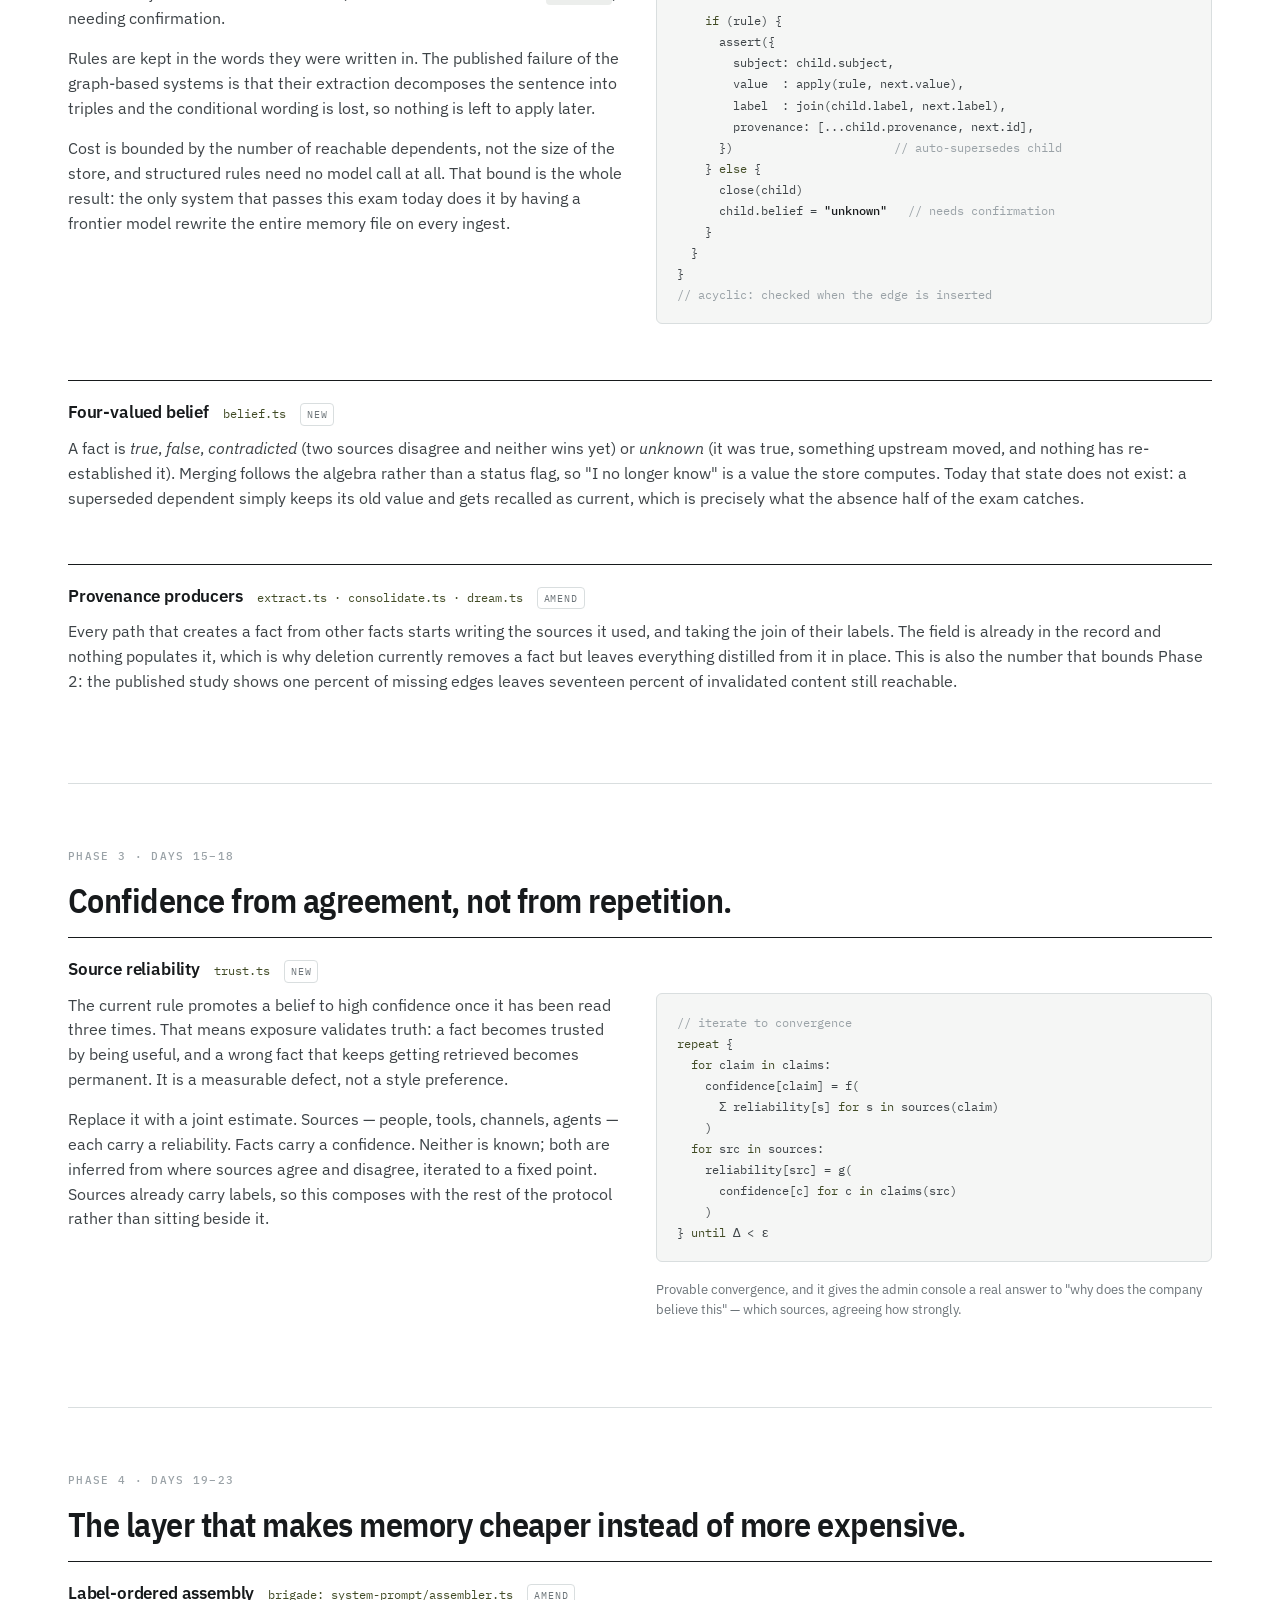
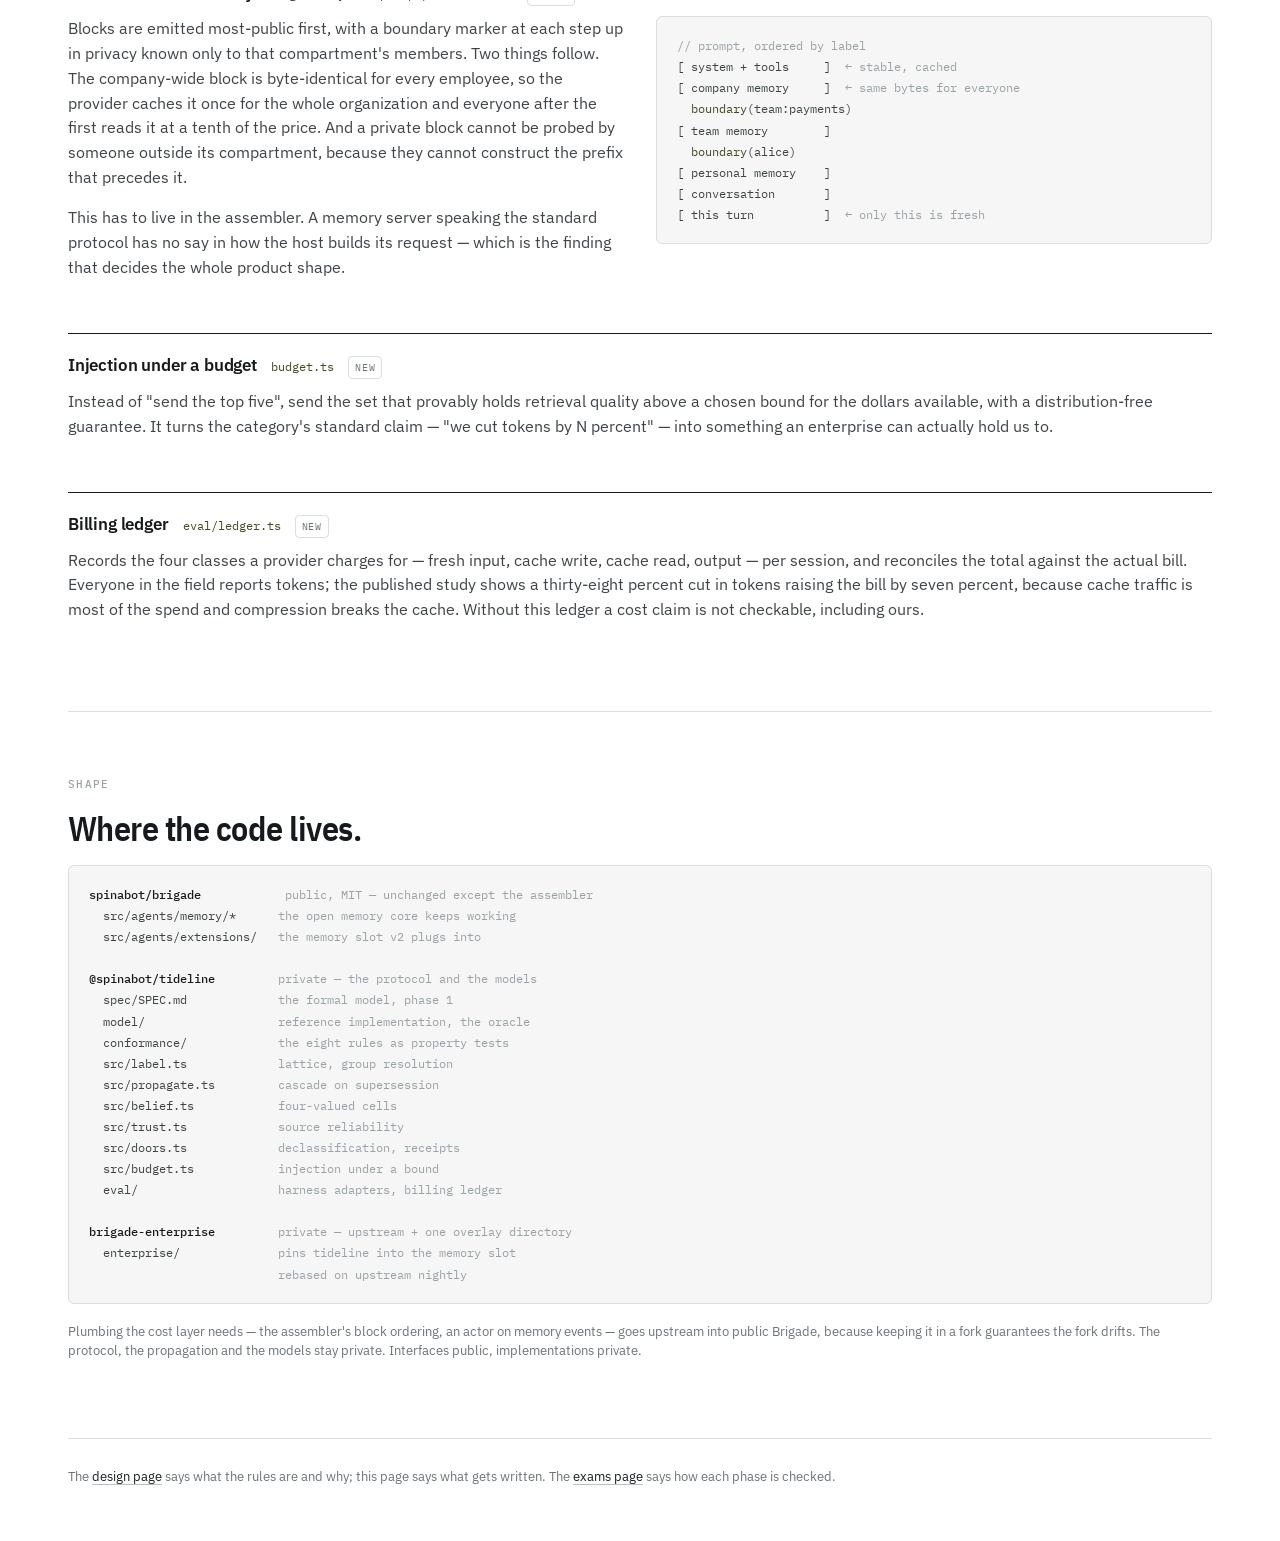
<file: build.html>
<!doctype html>
<html lang="en">
<head>
<meta charset="utf-8" />
<meta name="viewport" content="width=device-width,initial-scale=1" />
<meta name="color-scheme" content="light" />
<title>Tideline — The build</title>
<link rel="preconnect" href="https://fonts.googleapis.com">
<link rel="preconnect" href="https://fonts.gstatic.com" crossorigin>
<link href="https://fonts.googleapis.com/css2?family=IBM+Plex+Sans+Condensed:wght@500;600&family=IBM+Plex+Sans:wght@400;450;500;600&family=IBM+Plex+Mono:wght@400;500&display=swap" rel="stylesheet">
<link rel="stylesheet" href="assets/brief.css">
<style>
  .hero { padding: 64px 0 40px; }
  .hero h1 { max-width: 17ch; }
  pre.code { background: var(--sunk); border: 1px solid var(--line); border-radius: var(--radius);
    padding: 18px 20px; overflow-x: auto; font-family: var(--font-mono); font-size: .775rem;
    line-height: 1.7; margin: 0 0 18px; color: var(--ink-soft); }
  pre.code .c { color: var(--ink-faint); }
  pre.code .k { color: var(--kelp-dk); }
  pre.code .s { color: var(--ink); font-weight: 500; }
  .unit { border-top: 1px solid var(--ink); padding: 20px 0 10px; margin-top: 28px; }
  .unit:first-of-type { margin-top: 0; }
  .unit .hdr { display: flex; gap: 14px; align-items: baseline; flex-wrap: wrap; margin-bottom: 10px; }
  .unit .hdr h3 { margin: 0; }
  .unit .hdr .file { font-family: var(--font-mono); font-size: .75rem; color: var(--kelp-dk); }
  .unit .hdr .tag { font-family: var(--font-mono); font-size: .65rem; text-transform: uppercase;
    letter-spacing: .08em; color: var(--ink-mute); border: 1px solid var(--line); border-radius: 4px; padding: 2px 6px; }
  .split { display: grid; grid-template-columns: 1fr 1fr; gap: 32px; }
  @media (max-width: 860px) { .split { grid-template-columns: 1fr; gap: 20px; } }
  .dayline { font-family: var(--font-mono); font-size: .7rem; color: var(--ink-faint);
    letter-spacing: .08em; text-transform: uppercase; margin-bottom: 4px; }
</style>
</head>
<body>

<header class="masthead">
  <div class="masthead-in">
    <span class="mark"><a href="index.html">Tideline <span class="dot">/</span> Research brief</a></span>
    <nav>
      <a href="index.html">Brief</a>
      <a href="product.html">The product</a>
      <a href="protocol.html">Design</a>
      <a href="build.html" aria-current="page">The build</a>
      <a href="benchmarks.html">Exams</a>
      <a href="landscape.html">Field</a>
      <a href="prior-art.html">Prior art</a>
      <a href="evidence.html">Evidence</a>
    </nav>
    <span class="spacer"></span>
    <span class="stamp">draft 0.1 · 3 Sep 2026</span>
  </div>
</header>

<div class="wrap">

  <section class="hero" style="border-bottom:0">
    <p class="eyebrow">The build</p>
    <h1>Every file that changes, and what goes in it.</h1>
    <p class="lede">This is the engineering plan for Tideline v2 — the modules written from scratch, the ones
      amended, and the defects closed on the way through. Paths are the memory core as it stands in Brigade
      today; the v2 work lands in a private package that implements the same interface, so the public store
      keeps working and the enterprise build is upstream Brigade plus one directory.</p>
  </section>

  <section id="today">
    <p class="eyebrow">Starting position</p>
    <h2>What already works, and what is missing.</h2>
    <div class="split">
      <div>
        <h3 style="margin-bottom:12px">Works today</h3>
        <table class="data">
          <tr><td>Origin filter runs <em>before</em> ranking</td><td class="num">records.ts</td></tr>
          <tr><td>Supersession by subject key, bi-temporal close</td><td class="num">invalidate()</td></tr>
          <tr><td>Write gate on source type, protected segments</td><td class="num">write-gate.ts</td></tr>
          <tr><td>Typed link graph, twelve edge kinds</td><td class="num">links.ts</td></tr>
          <tr><td>Append-only event log, crypto-shred</td><td class="num">records.ts</td></tr>
          <tr><td>Eval harness with bootstrap intervals</td><td class="num">tideline/eval</td></tr>
        </table>
      </div>
      <div>
        <h3 style="margin-bottom:12px">Missing or broken</h3>
        <table class="data">
          <tr><td>No dependency edge; nothing propagates on change</td><td class="num">links.ts</td></tr>
          <tr><td>Provenance field exists, nothing writes it</td><td class="num">extract.ts</td></tr>
          <tr><td>Facts carry no principal; events carry no actor</td><td class="num">records.ts</td></tr>
          <tr><td>Sub-agents run with full owner scope</td><td class="num">subagent-runner.ts</td></tr>
          <tr><td>Belief confirmed after three reads</td><td class="num">dream.ts</td></tr>
          <tr><td>Async embedder silently drops the vector lane</td><td class="num">hybrid.ts</td></tr>
          <tr><td>Channel-authored facts trusted above owner facts</td><td class="num">server.ts</td></tr>
          <tr><td>Memory-write tool sets no source type</td><td class="num">memory-tools.ts</td></tr>
        </table>
      </div>
    </div>
    <p class="fine" style="margin-top:20px">All eight were found by reading the code, not by inference. The
      last four are fixed in passing during Phases 1 and 2 — they would each be a finding in a security review
      of the paper, so they close before anything is published.</p>
  </section>

  <section id="schema">
    <p class="eyebrow">Phase 1 · days 4–8</p>
    <h2>The record every later phase writes against.</h2>
    <p class="lede">The current record already carries a value, a validity interval and an origin. Three fields
      are added and one is generalized. Everything else in the protocol is a consequence of these.</p>

    <pre class="code"><span class="c">// the fact, after Phase 1</span>
<span class="k">interface</span> <span class="s">Fact</span> {
  id           : FactId
  subject      : SubjectKey        <span class="c">// the slot this fact sets; drives supersession</span>
  value        : string            <span class="c">// stored verbatim, never re-phrased</span>
  validFrom    : Timestamp
  validTo      : Timestamp | null  <span class="c">// closed on supersession</span>

  <span class="s">label</span>        : Label            <span class="c">// NEW — who may read it. replaces origin</span>
  <span class="s">provenance</span>   : FactId[]         <span class="c">// EXISTS, unwritten — sources this came from</span>
  <span class="s">dependsOn</span>    : Dependency[]     <span class="c">// NEW — parents, each with its rule verbatim</span>
  <span class="s">belief</span>       : Belief           <span class="c">// NEW — true | false | contradicted | unknown</span>

  writtenBy    : Principal         <span class="c">// NEW — the person, not the agent</span>
  via          : Channel           <span class="c">// slack | tool | extraction | direct</span>
  sourceType   : SourceType        <span class="c">// drives the write gate</span>
}

<span class="k">interface</span> <span class="s">Dependency</span> { parent: FactId; rule?: string }  <span class="c">// rule kept as written</span>
<span class="k">type</span> <span class="s">Label</span> = { readers: GroupRef[] }                <span class="c">// refs, never expanded lists</span></pre>

    <div class="unit">
      <div class="hdr"><h3>The label lattice</h3><span class="file">label.ts</span><span class="tag">new</span></div>
      <div class="split">
        <div>
          <p>Four functions and one resolver. <code>join(a, b)</code> returns the label whose readers are the
            intersection of both — the rule that makes a summary at least as private as its narrowest source.
            <code>canRead(principal, label)</code> resolves group references against the directory at query time,
            which is why removing someone from a team takes effect on their next question rather than after a
            re-index.</p>
          <p>Named compartments are labels, not types: <code>alice</code>, <code>team:payments</code>,
            <code>project:apollo</code>, <code>company</code>. There is no separate personal store and no copy
            step between stores, because there are no two stores.</p>
        </div>
        <div>
          <pre class="code"><span class="k">join</span>(a, b)        <span class="c">// readers(a) ∩ readers(b)</span>
<span class="k">leq</span>(a, b)         <span class="c">// a is at least as private as b</span>
<span class="k">canRead</span>(p, label) <span class="c">// resolves groups live</span>
<span class="k">readableBy</span>(p)     <span class="c">// index predicate for recall</span>

<span class="c">// company memory is just:</span>
{ readers: [<span class="s">"group:everyone"</span>] }</pre>
        </div>
      </div>
    </div>

    <div class="unit">
      <div class="hdr"><h3>Reference model and conformance suite</h3><span class="file">model/ · conformance/</span><span class="tag">new</span></div>
      <p>A few hundred lines of deliberately naive TypeScript that implement the protocol with no indexes and no
        optimisation, so it is obviously correct by reading. It is the oracle. Beside it, property-based tests
        that generate random organizations, fact graphs and staff changes, then assert the eight rules under all
        of them — the recall of two stores that agree on what you may read is byte-identical; no sequence of
        derivations ever widens a label; purge leaves no descendant; audit replay matches the simulation.</p>
      <pre class="code"><span class="c">// the shape of the check that matters most</span>
<span class="k">property</span>(<span class="s">"withheld is indistinguishable from absent"</span>, (store, principal, query) =&gt; {
  <span class="k">const</span> visible = store.filter(f =&gt; canRead(principal, f.label))
  <span class="k">return</span> deepEqual(
    recall(store,   principal, query),   <span class="c">// full store</span>
    recall(visible, principal, query),   <span class="c">// only what they may see</span>
  )   <span class="c">// content, count, order, scores — and the time it took</span>
})</pre>
      <p class="fine">Runs green against the reference model, red against today's store at exactly the gaps
        listed above. From here every line written for the rest of the month is checked automatically.</p>
    </div>
  </section>

  <section id="change">
    <p class="eyebrow">Phase 2 · days 9–14</p>
    <h2>Memory that stays correct when a fact changes.</h2>
    <p class="lede">This is the mechanism the whole field is missing, and the one that makes a self-updating
      company page possible. Two modules and one amendment.</p>

    <div class="unit">
      <div class="hdr"><h3>Propagation on supersession</h3><span class="file">propagate.ts</span><span class="tag">new</span></div>
      <div class="split">
        <div>
          <p>When a fact is superseded, walk <em>only</em> its dependents — not the store. For each one: if the
            edge carries a rule, apply the rule to the new parent value and write the result, which supersedes
            the stale child through the machinery that already exists. If it carries no rule, close the child
            and mark it <code>unknown</code>, needing confirmation.</p>
          <p>Rules are kept in the words they were written in. The published failure of the graph-based systems
            is that their extraction decomposes the sentence into triples and the conditional wording is lost,
            so nothing is left to apply later.</p>
          <p>Cost is bounded by the number of reachable dependents, not the size of the store, and structured
            rules need no model call at all. That bound is the whole result: the only system that passes this
            exam today does it by having a frontier model rewrite the entire memory file on every ingest.</p>
        </div>
        <div>
          <pre class="code"><span class="k">function</span> <span class="s">propagate</span>(old, next) {
  <span class="k">for</span> (<span class="k">const</span> child <span class="k">of</span> dependents(old)) {
    <span class="k">const</span> rule = edge(child, old).rule

    <span class="k">if</span> (rule) {
      assert({
        subject: child.subject,
        value  : apply(rule, next.value),
        label  : join(child.label, next.label),
        provenance: [...child.provenance, next.id],
      })                       <span class="c">// auto-supersedes child</span>
    } <span class="k">else</span> {
      close(child)
      child.belief = <span class="s">"unknown"</span>   <span class="c">// needs confirmation</span>
    }
  }
}
<span class="c">// acyclic: checked when the edge is inserted</span></pre>
        </div>
      </div>
    </div>

    <div class="unit">
      <div class="hdr"><h3>Four-valued belief</h3><span class="file">belief.ts</span><span class="tag">new</span></div>
      <p>A fact is <em>true</em>, <em>false</em>, <em>contradicted</em> (two sources disagree and neither wins yet)
        or <em>unknown</em> (it was true, something upstream moved, and nothing has re-established it). Merging
        follows the algebra rather than a status flag, so "I no longer know" is a value the store computes.
        Today that state does not exist: a superseded dependent simply keeps its old value and gets recalled as
        current, which is precisely what the absence half of the exam catches.</p>
    </div>

    <div class="unit">
      <div class="hdr"><h3>Provenance producers</h3><span class="file">extract.ts · consolidate.ts · dream.ts</span><span class="tag">amend</span></div>
      <p>Every path that creates a fact from other facts starts writing the sources it used, and taking the join
        of their labels. The field is already in the record and nothing populates it, which is why deletion
        currently removes a fact but leaves everything distilled from it in place. This is also the number that
        bounds Phase 2: the published study shows one percent of missing edges leaves seventeen percent of
        invalidated content still reachable.</p>
    </div>
  </section>

  <section id="trust">
    <p class="eyebrow">Phase 3 · days 15–18</p>
    <h2>Confidence from agreement, not from repetition.</h2>
    <div class="unit">
      <div class="hdr"><h3>Source reliability</h3><span class="file">trust.ts</span><span class="tag">new</span></div>
      <div class="split">
        <div>
          <p>The current rule promotes a belief to high confidence once it has been read three times. That means
            exposure validates truth: a fact becomes trusted by being useful, and a wrong fact that keeps getting
            retrieved becomes permanent. It is a measurable defect, not a style preference.</p>
          <p>Replace it with a joint estimate. Sources — people, tools, channels, agents — each carry a
            reliability. Facts carry a confidence. Neither is known; both are inferred from where sources agree
            and disagree, iterated to a fixed point. Sources already carry labels, so this composes with the rest
            of the protocol rather than sitting beside it.</p>
        </div>
        <div>
          <pre class="code"><span class="c">// iterate to convergence</span>
<span class="k">repeat</span> {
  <span class="k">for</span> claim <span class="k">in</span> claims:
    confidence[claim] = f(
      Σ reliability[s] <span class="k">for</span> s <span class="k">in</span> sources(claim)
    )
  <span class="k">for</span> src <span class="k">in</span> sources:
    reliability[src] = g(
      confidence[c] <span class="k">for</span> c <span class="k">in</span> claims(src)
    )
} <span class="k">until</span> Δ &lt; ε</pre>
          <p class="fine">Provable convergence, and it gives the admin console a real answer to "why does the
            company believe this" — which sources, agreeing how strongly.</p>
        </div>
      </div>
    </div>
  </section>

  <section id="cost">
    <p class="eyebrow">Phase 4 · days 19–23</p>
    <h2>The layer that makes memory cheaper instead of more expensive.</h2>

    <div class="unit">
      <div class="hdr"><h3>Label-ordered assembly</h3><span class="file">brigade: system-prompt/assembler.ts</span><span class="tag">amend</span></div>
      <div class="split">
        <div>
          <p>Blocks are emitted most-public first, with a boundary marker at each step up in privacy known only
            to that compartment's members. Two things follow. The company-wide block is byte-identical for every
            employee, so the provider caches it once for the whole organization and everyone after the first
            reads it at a tenth of the price. And a private block cannot be probed by someone outside its
            compartment, because they cannot construct the prefix that precedes it.</p>
          <p>This has to live in the assembler. A memory server speaking the standard protocol has no say in how
            the host builds its request — which is the finding that decides the whole product shape.</p>
        </div>
        <div>
          <pre class="code"><span class="c">// prompt, ordered by label</span>
[ system + tools     ]  <span class="c">← stable, cached</span>
[ company memory     ]  <span class="c">← same bytes for everyone</span>
  <span class="k">boundary</span>(team:payments)
[ team memory        ]
  <span class="k">boundary</span>(alice)
[ personal memory    ]
[ conversation       ]
[ this turn          ]  <span class="c">← only this is fresh</span></pre>
        </div>
      </div>
    </div>

    <div class="unit">
      <div class="hdr"><h3>Injection under a budget</h3><span class="file">budget.ts</span><span class="tag">new</span></div>
      <p>Instead of "send the top five", send the set that provably holds retrieval quality above a chosen bound
        for the dollars available, with a distribution-free guarantee. It turns the category's standard claim —
        "we cut tokens by N percent" — into something an enterprise can actually hold us to.</p>
    </div>

    <div class="unit">
      <div class="hdr"><h3>Billing ledger</h3><span class="file">eval/ledger.ts</span><span class="tag">new</span></div>
      <p>Records the four classes a provider charges for — fresh input, cache write, cache read, output — per
        session, and reconciles the total against the actual bill. Everyone in the field reports tokens; the
        published study shows a thirty-eight percent cut in tokens raising the bill by seven percent, because
        cache traffic is most of the spend and compression breaks the cache. Without this ledger a cost claim
        is not checkable, including ours.</p>
    </div>
  </section>

  <section id="deliver">
    <p class="eyebrow">Shape</p>
    <h2>Where the code lives.</h2>
    <pre class="code"><span class="s">spinabot/brigade</span>            <span class="c">public, MIT — unchanged except the assembler</span>
  src/agents/memory/*      <span class="c">the open memory core keeps working</span>
  src/agents/extensions/   <span class="c">the memory slot v2 plugs into</span>

<span class="s">@spinabot/tideline</span>         <span class="c">private — the protocol and the models</span>
  spec/SPEC.md             <span class="c">the formal model, phase 1</span>
  model/                   <span class="c">reference implementation, the oracle</span>
  conformance/             <span class="c">the eight rules as property tests</span>
  src/label.ts             <span class="c">lattice, group resolution</span>
  src/propagate.ts         <span class="c">cascade on supersession</span>
  src/belief.ts            <span class="c">four-valued cells</span>
  src/trust.ts             <span class="c">source reliability</span>
  src/doors.ts             <span class="c">declassification, receipts</span>
  src/budget.ts            <span class="c">injection under a bound</span>
  eval/                    <span class="c">harness adapters, billing ledger</span>

<span class="s">brigade-enterprise</span>         <span class="c">private — upstream + one overlay directory</span>
  enterprise/              <span class="c">pins tideline into the memory slot</span>
                           <span class="c">rebased on upstream nightly</span></pre>
    <p class="fine">Plumbing the cost layer needs — the assembler's block ordering, an actor on memory events —
      goes upstream into public Brigade, because keeping it in a fork guarantees the fork drifts. The protocol,
      the propagation and the models stay private. Interfaces public, implementations private.</p>
  </section>

  <p class="foot">The <a href="protocol.html">design page</a> says what the rules are and why; this page says
    what gets written. The <a href="benchmarks.html">exams page</a> says how each phase is checked.</p>

</div>
</body>
</html>
</file>
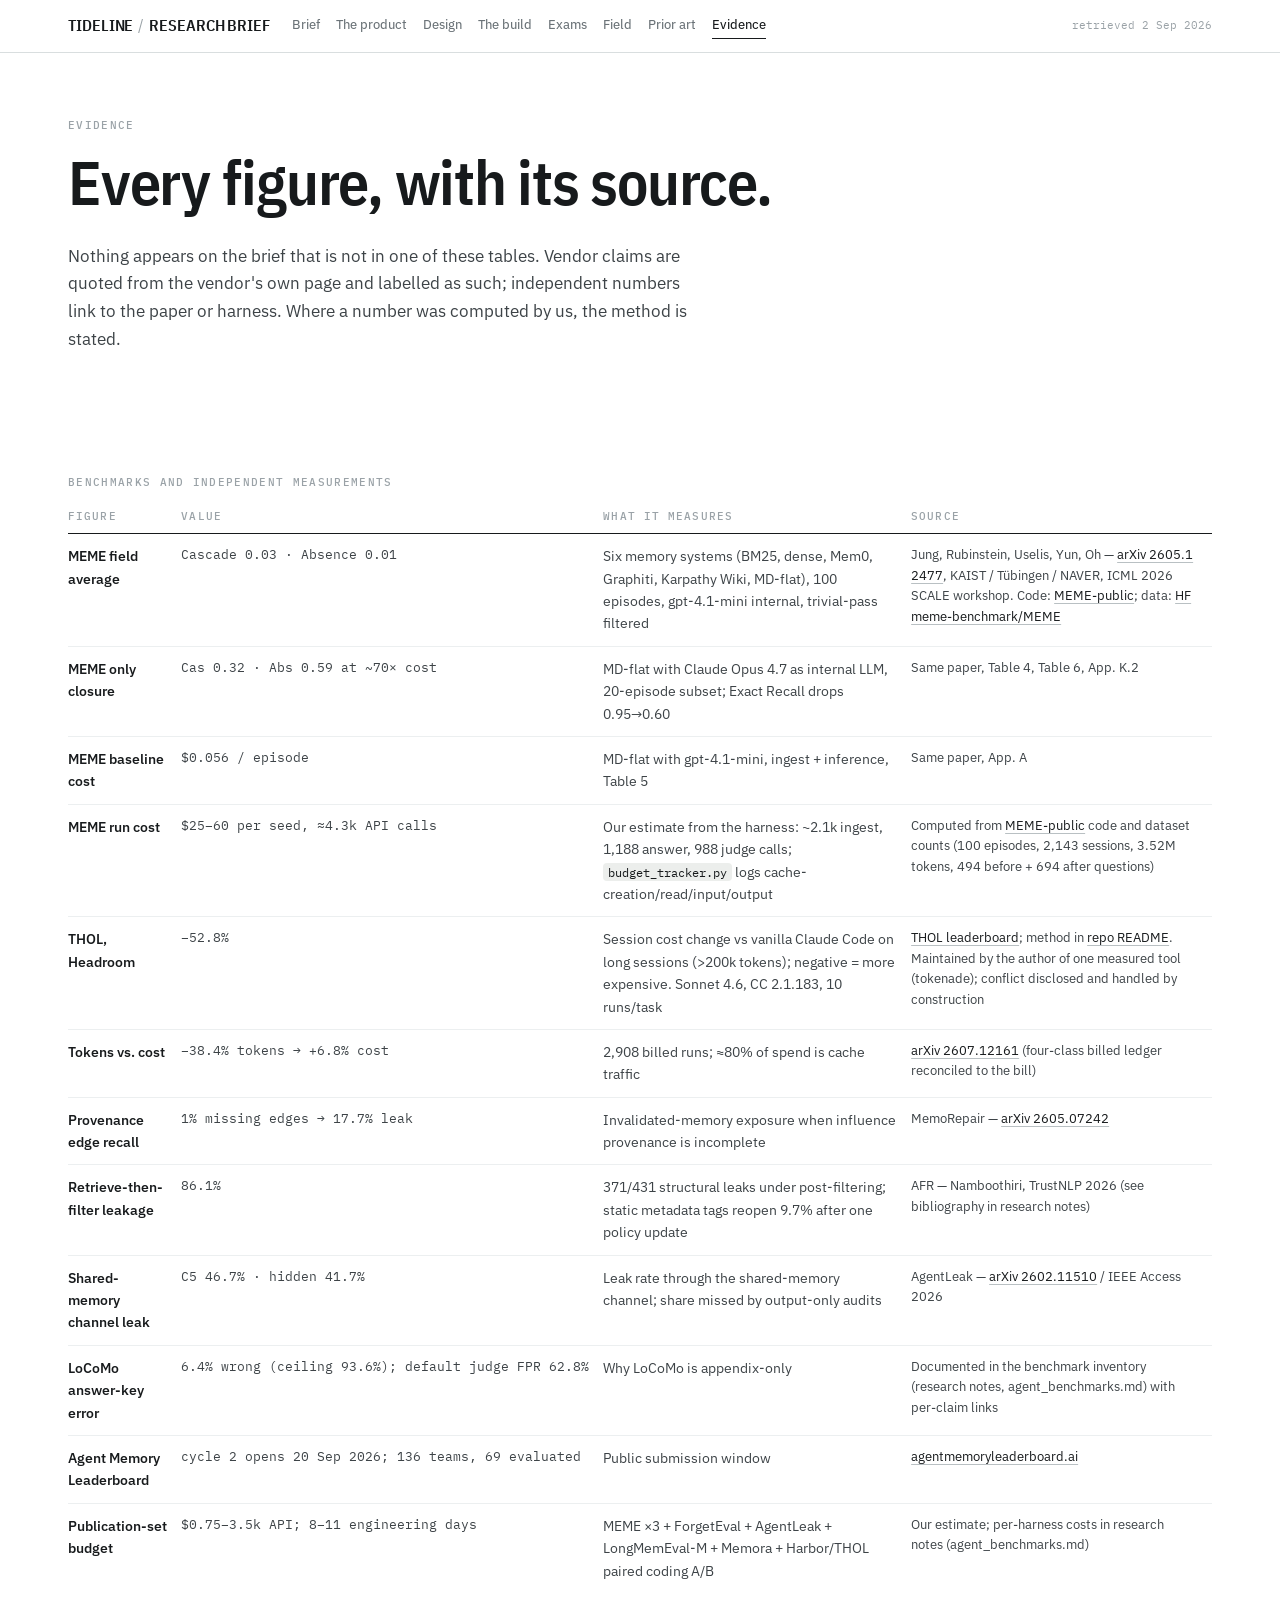
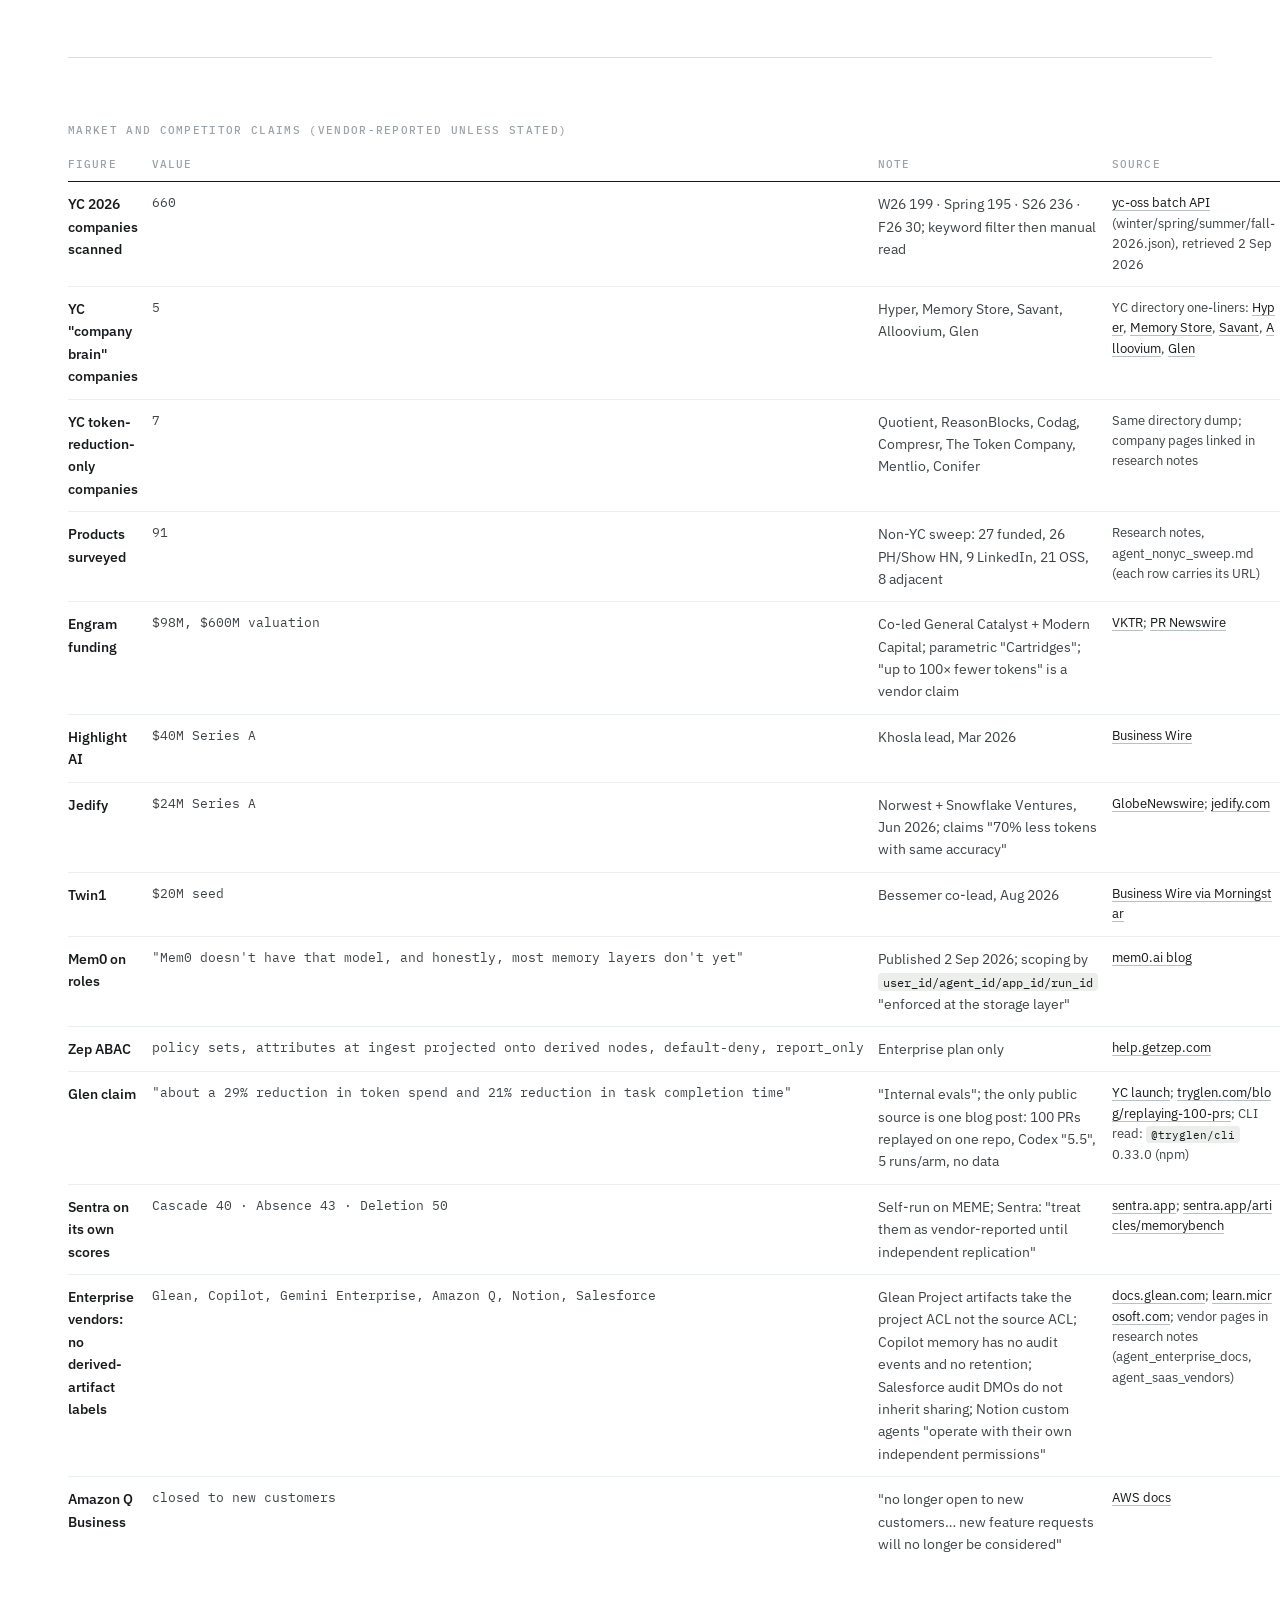
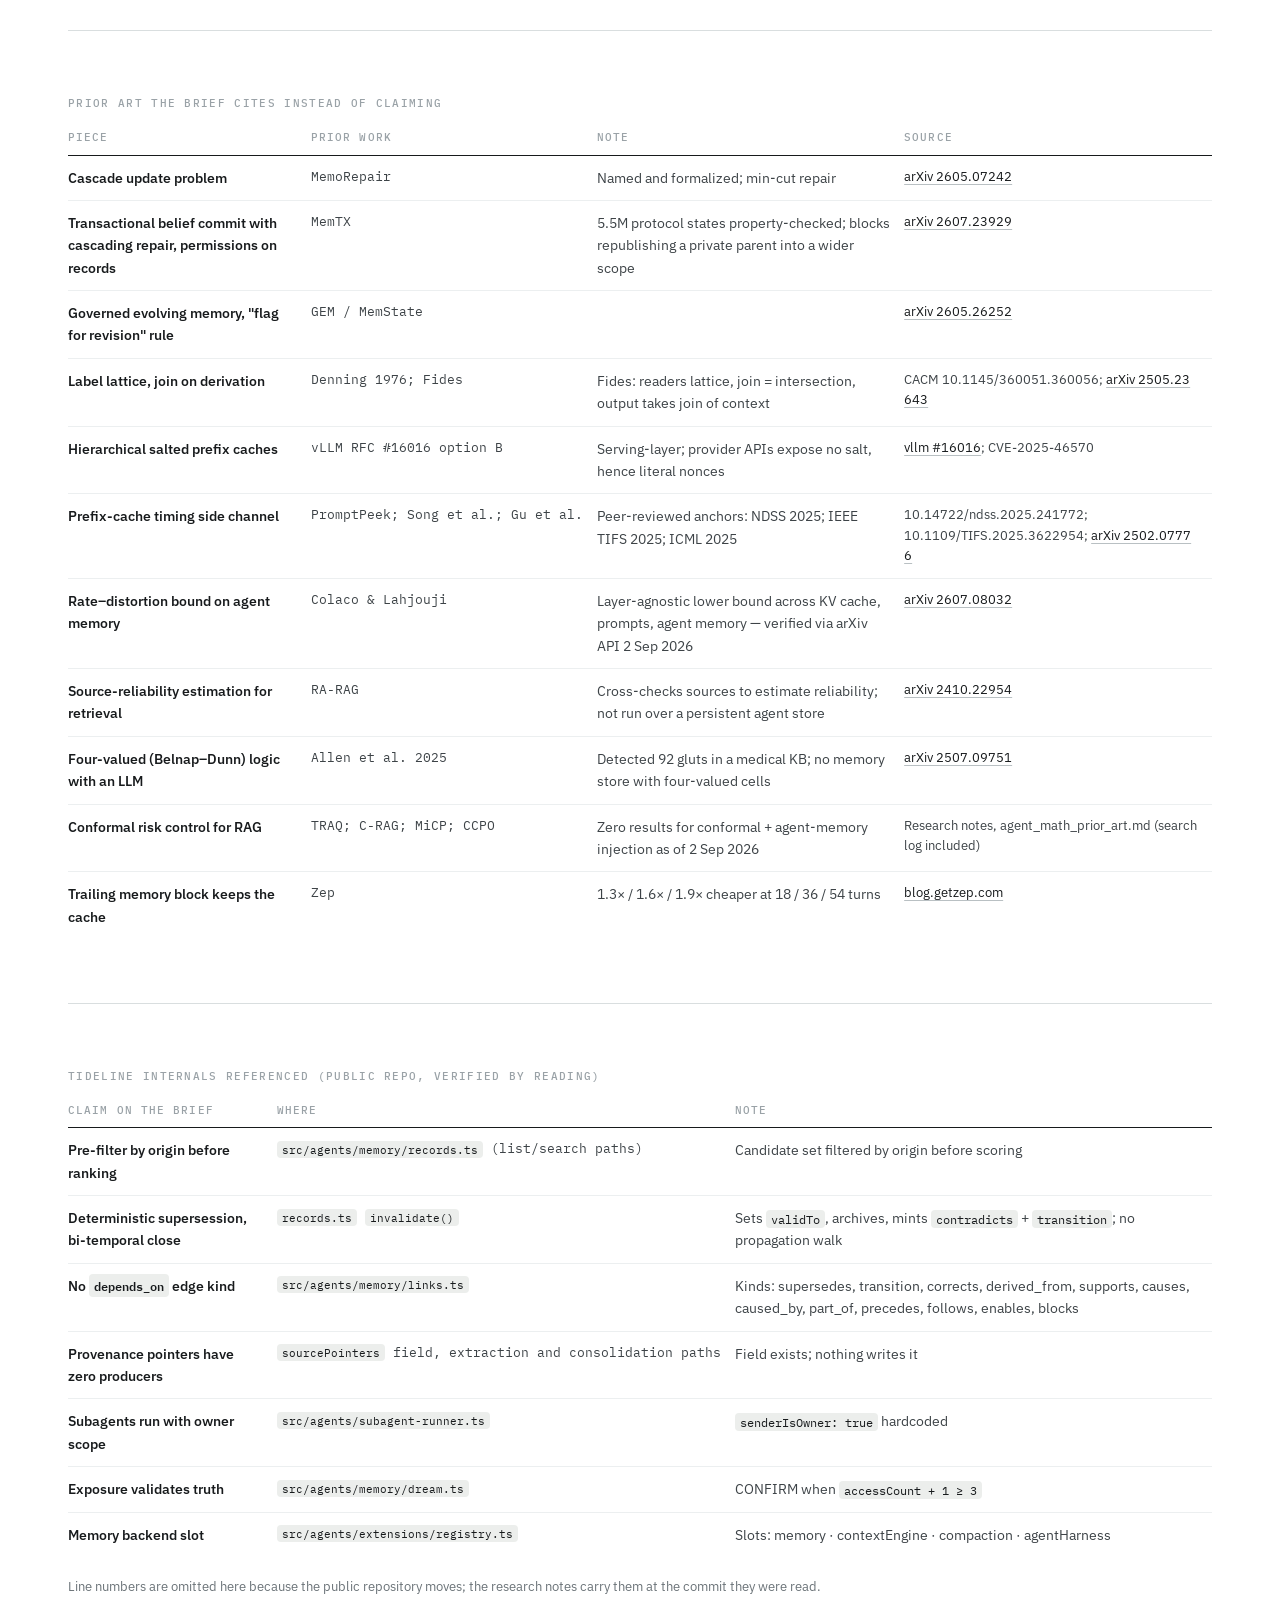
<file: evidence.html>
<!doctype html>
<html lang="en">
<head>
<meta charset="utf-8" />
<meta name="viewport" content="width=device-width,initial-scale=1" />
<meta name="color-scheme" content="light" />
<title>Tideline — Evidence</title>
<link rel="preconnect" href="https://fonts.googleapis.com">
<link rel="preconnect" href="https://fonts.gstatic.com" crossorigin>
<link href="https://fonts.googleapis.com/css2?family=IBM+Plex+Sans+Condensed:wght@500;600&family=IBM+Plex+Sans:wght@400;450;500;600&family=IBM+Plex+Mono:wght@400;500&display=swap" rel="stylesheet">
<link rel="stylesheet" href="assets/brief.css">
<style>
  .hero { padding: 64px 0 40px; }
  table.data td:nth-child(2) { font-family: var(--font-mono); font-size: .8rem; white-space: nowrap; }
  table.data td:nth-child(4) a { word-break: break-all; }
  .src { font-size: .8rem; }
</style>
</head>
<body>

<header class="masthead">
  <div class="masthead-in">
    <span class="mark"><a href="index.html">Tideline <span class="dot">/</span> Research brief</a></span>
    <nav>
      <a href="index.html">Brief</a>
      <a href="product.html">The product</a>
      <a href="protocol.html">Design</a>
      <a href="build.html">The build</a>
      <a href="benchmarks.html">Exams</a>
      <a href="landscape.html">Field</a>
      <a href="prior-art.html">Prior art</a>
      <a href="evidence.html" aria-current="page">Evidence</a>
    </nav>
    <span class="spacer"></span>
    <span class="stamp">retrieved 2 Sep 2026</span>
  </div>
</header>

<div class="wrap">

  <section class="hero" style="border-bottom:0">
    <p class="eyebrow">Evidence</p>
    <h1>Every figure, with its source.</h1>
    <p class="lede">Nothing appears on the brief that is not in one of these tables. Vendor claims are quoted from the vendor's own page and labelled as such; independent numbers link to the paper or harness. Where a number was computed by us, the method is stated.</p>
  </section>

  <section id="benchmarks">
    <p class="eyebrow">Benchmarks and independent measurements</p>
    <table class="data">
      <tr><th>Figure</th><th>Value</th><th>What it measures</th><th>Source</th></tr>
      <tr><td>MEME field average</td><td>Cascade 0.03 · Absence 0.01</td><td>Six memory systems (BM25, dense, Mem0, Graphiti, Karpathy Wiki, MD-flat), 100 episodes, gpt-4.1-mini internal, trivial-pass filtered</td><td class="src">Jung, Rubinstein, Uselis, Yun, Oh — <a href="https://arxiv.org/abs/2605.12477">arXiv 2605.12477</a>, KAIST / Tübingen / NAVER, ICML 2026 SCALE workshop. Code: <a href="https://github.com/SeokwonJung-Jay/MEME-public">MEME-public</a>; data: <a href="https://huggingface.co/datasets/meme-benchmark/MEME">HF meme-benchmark/MEME</a></td></tr>
      <tr><td>MEME only closure</td><td>Cas 0.32 · Abs 0.59 at ~70× cost</td><td>MD-flat with Claude Opus 4.7 as internal LLM, 20-episode subset; Exact Recall drops 0.95→0.60</td><td class="src">Same paper, Table 4, Table 6, App. K.2</td></tr>
      <tr><td>MEME baseline cost</td><td>$0.056 / episode</td><td>MD-flat with gpt-4.1-mini, ingest + inference, Table 5</td><td class="src">Same paper, App. A</td></tr>
      <tr><td>MEME run cost</td><td>$25–60 per seed, ≈4.3k API calls</td><td>Our estimate from the harness: ~2.1k ingest, 1,188 answer, 988 judge calls; <code>budget_tracker.py</code> logs cache-creation/read/input/output</td><td class="src">Computed from <a href="https://github.com/SeokwonJung-Jay/MEME-public">MEME-public</a> code and dataset counts (100 episodes, 2,143 sessions, 3.52M tokens, 494 before + 694 after questions)</td></tr>
      <tr><td>THOL, Headroom</td><td>−52.8%</td><td>Session cost change vs vanilla Claude Code on long sessions (>200k tokens); negative = more expensive. Sonnet 4.6, CC 2.1.183, 10 runs/task</td><td class="src"><a href="https://pi-infected.github.io/token-harness-optimizer-leaderboard/">THOL leaderboard</a>; method in <a href="https://github.com/pi-infected/token-harness-optimizer-leaderboard">repo README</a>. Maintained by the author of one measured tool (tokenade); conflict disclosed and handled by construction</td></tr>
      <tr><td>Tokens vs. cost</td><td>−38.4% tokens → +6.8% cost</td><td>2,908 billed runs; ≈80% of spend is cache traffic</td><td class="src"><a href="https://arxiv.org/abs/2607.12161">arXiv 2607.12161</a> (four-class billed ledger reconciled to the bill)</td></tr>
      <tr><td>Provenance edge recall</td><td>1% missing edges → 17.7% leak</td><td>Invalidated-memory exposure when influence provenance is incomplete</td><td class="src">MemoRepair — <a href="https://arxiv.org/abs/2605.07242">arXiv 2605.07242</a></td></tr>
      <tr><td>Retrieve-then-filter leakage</td><td>86.1%</td><td>371/431 structural leaks under post-filtering; static metadata tags reopen 9.7% after one policy update</td><td class="src">AFR — Namboothiri, TrustNLP 2026 (see bibliography in research notes)</td></tr>
      <tr><td>Shared-memory channel leak</td><td>C5 46.7% · hidden 41.7%</td><td>Leak rate through the shared-memory channel; share missed by output-only audits</td><td class="src">AgentLeak — <a href="https://arxiv.org/abs/2602.11510">arXiv 2602.11510</a> / IEEE Access 2026</td></tr>
      <tr><td>LoCoMo answer-key error</td><td>6.4% wrong (ceiling 93.6%); default judge FPR 62.8%</td><td>Why LoCoMo is appendix-only</td><td class="src">Documented in the benchmark inventory (research notes, agent_benchmarks.md) with per-claim links</td></tr>
      <tr><td>Agent Memory Leaderboard</td><td>cycle 2 opens 20 Sep 2026; 136 teams, 69 evaluated</td><td>Public submission window</td><td class="src"><a href="https://agentmemoryleaderboard.ai/">agentmemoryleaderboard.ai</a></td></tr>
      <tr><td>Publication-set budget</td><td>$0.75–3.5k API; 8–11 engineering days</td><td>MEME ×3 + ForgetEval + AgentLeak + LongMemEval-M + Memora + Harbor/THOL paired coding A/B</td><td class="src">Our estimate; per-harness costs in research notes (agent_benchmarks.md)</td></tr>
    </table>
  </section>

  <section id="market">
    <p class="eyebrow">Market and competitor claims (vendor-reported unless stated)</p>
    <table class="data">
      <tr><th>Figure</th><th>Value</th><th>Note</th><th>Source</th></tr>
      <tr><td>YC 2026 companies scanned</td><td>660</td><td>W26 199 · Spring 195 · S26 236 · F26 30; keyword filter then manual read</td><td class="src"><a href="https://yc-oss.github.io/api/batches/winter-2026.json">yc-oss batch API</a> (winter/spring/summer/fall-2026.json), retrieved 2 Sep 2026</td></tr>
      <tr><td>YC "company brain" companies</td><td>5</td><td>Hyper, Memory Store, Savant, Alloovium, Glen</td><td class="src">YC directory one-liners: <a href="https://www.ycombinator.com/companies/hyper-4">Hyper</a>, <a href="https://www.ycombinator.com/companies/memory-store">Memory Store</a>, <a href="https://www.ycombinator.com/companies/savant">Savant</a>, <a href="https://www.ycombinator.com/companies/alloovium">Alloovium</a>, <a href="https://www.ycombinator.com/companies/glen">Glen</a></td></tr>
      <tr><td>YC token-reduction-only companies</td><td>7</td><td>Quotient, ReasonBlocks, Codag, Compresr, The Token Company, Mentlio, Conifer</td><td class="src">Same directory dump; company pages linked in research notes</td></tr>
      <tr><td>Products surveyed</td><td>91</td><td>Non-YC sweep: 27 funded, 26 PH/Show HN, 9 LinkedIn, 21 OSS, 8 adjacent</td><td class="src">Research notes, agent_nonyc_sweep.md (each row carries its URL)</td></tr>
      <tr><td>Engram funding</td><td>$98M, $600M valuation</td><td>Co-led General Catalyst + Modern Capital; parametric "Cartridges"; "up to 100× fewer tokens" is a vendor claim</td><td class="src"><a href="https://www.vktr.com/ai-news/engram-launches-with-98m-to-give-enterprise-ai-memory/">VKTR</a>; <a href="https://www.prnewswire.com/news-releases/engram-launches-with-98m-to-build-ai-that-actually-knows-your-organization-302807126.html">PR Newswire</a></td></tr>
      <tr><td>Highlight AI</td><td>$40M Series A</td><td>Khosla lead, Mar 2026</td><td class="src"><a href="https://www.businesswire.com/news/home/20260324500318/en/">Business Wire</a></td></tr>
      <tr><td>Jedify</td><td>$24M Series A</td><td>Norwest + Snowflake Ventures, Jun 2026; claims "70% less tokens with same accuracy"</td><td class="src"><a href="https://www.globenewswire.com/news-release/2026/06/10/3309625/0/en/">GlobeNewswire</a>; <a href="https://jedify.com/">jedify.com</a></td></tr>
      <tr><td>Twin1</td><td>$20M seed</td><td>Bessemer co-lead, Aug 2026</td><td class="src"><a href="https://www.morningstar.com/news/business-wire/20260820540841/">Business Wire via Morningstar</a></td></tr>
      <tr><td>Mem0 on roles</td><td>"Mem0 doesn't have that model, and honestly, most memory layers don't yet"</td><td>Published 2 Sep 2026; scoping by <code>user_id/agent_id/app_id/run_id</code> "enforced at the storage layer"</td><td class="src"><a href="https://mem0.ai/blog/ai-agent-memory-governance-meaning-best-practices-for-secure-memory">mem0.ai blog</a></td></tr>
      <tr><td>Zep ABAC</td><td>policy sets, attributes at ingest projected onto derived nodes, default-deny, report_only</td><td>Enterprise plan only</td><td class="src"><a href="https://help.getzep.com/policy-based-access-control">help.getzep.com</a></td></tr>
      <tr><td>Glen claim</td><td>"about a 29% reduction in token spend and 21% reduction in task completion time"</td><td>"Internal evals"; the only public source is one blog post: 100 PRs replayed on one repo, Codex "5.5", 5 runs/arm, no data</td><td class="src"><a href="https://www.ycombinator.com/launches/SvL-glen-a-shared-learning-layer-for-all-the-agents-in-your-organization">YC launch</a>; <a href="https://tryglen.com/blog/replaying-100-prs">tryglen.com/blog/replaying-100-prs</a>; CLI read: <code>@tryglen/cli</code> 0.33.0 (npm)</td></tr>
      <tr><td>Sentra on its own scores</td><td>Cascade 40 · Absence 43 · Deletion 50</td><td>Self-run on MEME; Sentra: "treat them as vendor-reported until independent replication"</td><td class="src"><a href="https://www.sentra.app/">sentra.app</a>; <a href="https://www.sentra.app/articles/memorybench">sentra.app/articles/memorybench</a></td></tr>
      <tr><td>Enterprise vendors: no derived-artifact labels</td><td>Glean, Copilot, Gemini Enterprise, Amazon Q, Notion, Salesforce</td><td>Glean Project artifacts take the project ACL not the source ACL; Copilot memory has no audit events and no retention; Salesforce audit DMOs do not inherit sharing; Notion custom agents "operate with their own independent permissions"</td><td class="src"><a href="https://docs.glean.com/user-guide/knowledge/projects/how-projects-work">docs.glean.com</a>; <a href="https://learn.microsoft.com/en-us/microsoft-365/copilot/copilot-personalization-memory">learn.microsoft.com</a>; vendor pages in research notes (agent_enterprise_docs, agent_saas_vendors)</td></tr>
      <tr><td>Amazon Q Business</td><td>closed to new customers</td><td>"no longer open to new customers… new feature requests will no longer be considered"</td><td class="src"><a href="https://docs.aws.amazon.com/amazonq/latest/qbusiness-ug/qbusiness-availability-change.html">AWS docs</a></td></tr>
    </table>
  </section>

  <section id="prior">
    <p class="eyebrow">Prior art the brief cites instead of claiming</p>
    <table class="data">
      <tr><th>Piece</th><th>Prior work</th><th>Note</th><th>Source</th></tr>
      <tr><td>Cascade update problem</td><td>MemoRepair</td><td>Named and formalized; min-cut repair</td><td class="src"><a href="https://arxiv.org/abs/2605.07242">arXiv 2605.07242</a></td></tr>
      <tr><td>Transactional belief commit with cascading repair, permissions on records</td><td>MemTX</td><td>5.5M protocol states property-checked; blocks republishing a private parent into a wider scope</td><td class="src"><a href="https://arxiv.org/abs/2607.23929">arXiv 2607.23929</a></td></tr>
      <tr><td>Governed evolving memory, "flag for revision" rule</td><td>GEM / MemState</td><td></td><td class="src"><a href="https://arxiv.org/abs/2605.26252">arXiv 2605.26252</a></td></tr>
      <tr><td>Label lattice, join on derivation</td><td>Denning 1976; Fides</td><td>Fides: readers lattice, join = intersection, output takes join of context</td><td class="src">CACM 10.1145/360051.360056; <a href="https://arxiv.org/abs/2505.23643">arXiv 2505.23643</a></td></tr>
      <tr><td>Hierarchical salted prefix caches</td><td>vLLM RFC #16016 option B</td><td>Serving-layer; provider APIs expose no salt, hence literal nonces</td><td class="src"><a href="https://github.com/vllm-project/vllm/issues/16016">vllm #16016</a>; CVE-2025-46570</td></tr>
      <tr><td>Prefix-cache timing side channel</td><td>PromptPeek; Song et al.; Gu et al.</td><td>Peer-reviewed anchors: NDSS 2025; IEEE TIFS 2025; ICML 2025</td><td class="src">10.14722/ndss.2025.241772; 10.1109/TIFS.2025.3622954; <a href="https://arxiv.org/abs/2502.07776">arXiv 2502.07776</a></td></tr>
      <tr><td>Rate–distortion bound on agent memory</td><td>Colaco &amp; Lahjouji</td><td>Layer-agnostic lower bound across KV cache, prompts, agent memory — verified via arXiv API 2 Sep 2026</td><td class="src"><a href="https://arxiv.org/abs/2607.08032">arXiv 2607.08032</a></td></tr>
      <tr><td>Source-reliability estimation for retrieval</td><td>RA-RAG</td><td>Cross-checks sources to estimate reliability; not run over a persistent agent store</td><td class="src"><a href="https://arxiv.org/abs/2410.22954">arXiv 2410.22954</a></td></tr>
      <tr><td>Four-valued (Belnap–Dunn) logic with an LLM</td><td>Allen et al. 2025</td><td>Detected 92 gluts in a medical KB; no memory store with four-valued cells</td><td class="src"><a href="https://arxiv.org/abs/2507.09751">arXiv 2507.09751</a></td></tr>
      <tr><td>Conformal risk control for RAG</td><td>TRAQ; C-RAG; MiCP; CCPO</td><td>Zero results for conformal + agent-memory injection as of 2 Sep 2026</td><td class="src">Research notes, agent_math_prior_art.md (search log included)</td></tr>
      <tr><td>Trailing memory block keeps the cache</td><td>Zep</td><td>1.3× / 1.6× / 1.9× cheaper at 18 / 36 / 54 turns</td><td class="src"><a href="https://blog.getzep.com/where-you-put-memory-in-the-prompt-can-cut-your-token-bill-up-to-2x/">blog.getzep.com</a></td></tr>
    </table>
  </section>

  <section id="internal">
    <p class="eyebrow">Tideline internals referenced (public repo, verified by reading)</p>
    <table class="data">
      <tr><th>Claim on the brief</th><th>Where</th><th>Note</th></tr>
      <tr><td>Pre-filter by origin before ranking</td><td><code>src/agents/memory/records.ts</code> (list/search paths)</td><td>Candidate set filtered by origin before scoring</td></tr>
      <tr><td>Deterministic supersession, bi-temporal close</td><td><code>records.ts</code> <code>invalidate()</code></td><td>Sets <code>validTo</code>, archives, mints <code>contradicts</code> + <code>transition</code>; no propagation walk</td></tr>
      <tr><td>No <code>depends_on</code> edge kind</td><td><code>src/agents/memory/links.ts</code></td><td>Kinds: supersedes, transition, corrects, derived_from, supports, causes, caused_by, part_of, precedes, follows, enables, blocks</td></tr>
      <tr><td>Provenance pointers have zero producers</td><td><code>sourcePointers</code> field, extraction and consolidation paths</td><td>Field exists; nothing writes it</td></tr>
      <tr><td>Subagents run with owner scope</td><td><code>src/agents/subagent-runner.ts</code></td><td><code>senderIsOwner: true</code> hardcoded</td></tr>
      <tr><td>Exposure validates truth</td><td><code>src/agents/memory/dream.ts</code></td><td>CONFIRM when <code>accessCount + 1 ≥ 3</code></td></tr>
      <tr><td>Memory backend slot</td><td><code>src/agents/extensions/registry.ts</code></td><td>Slots: memory · contextEngine · compaction · agentHarness</td></tr>
    </table>
    <p class="fine" style="margin-top:20px">Line numbers are omitted here because the public repository moves; the research notes carry them at the commit they were read.</p>
  </section>

</div>
</body>
</html>
</file>
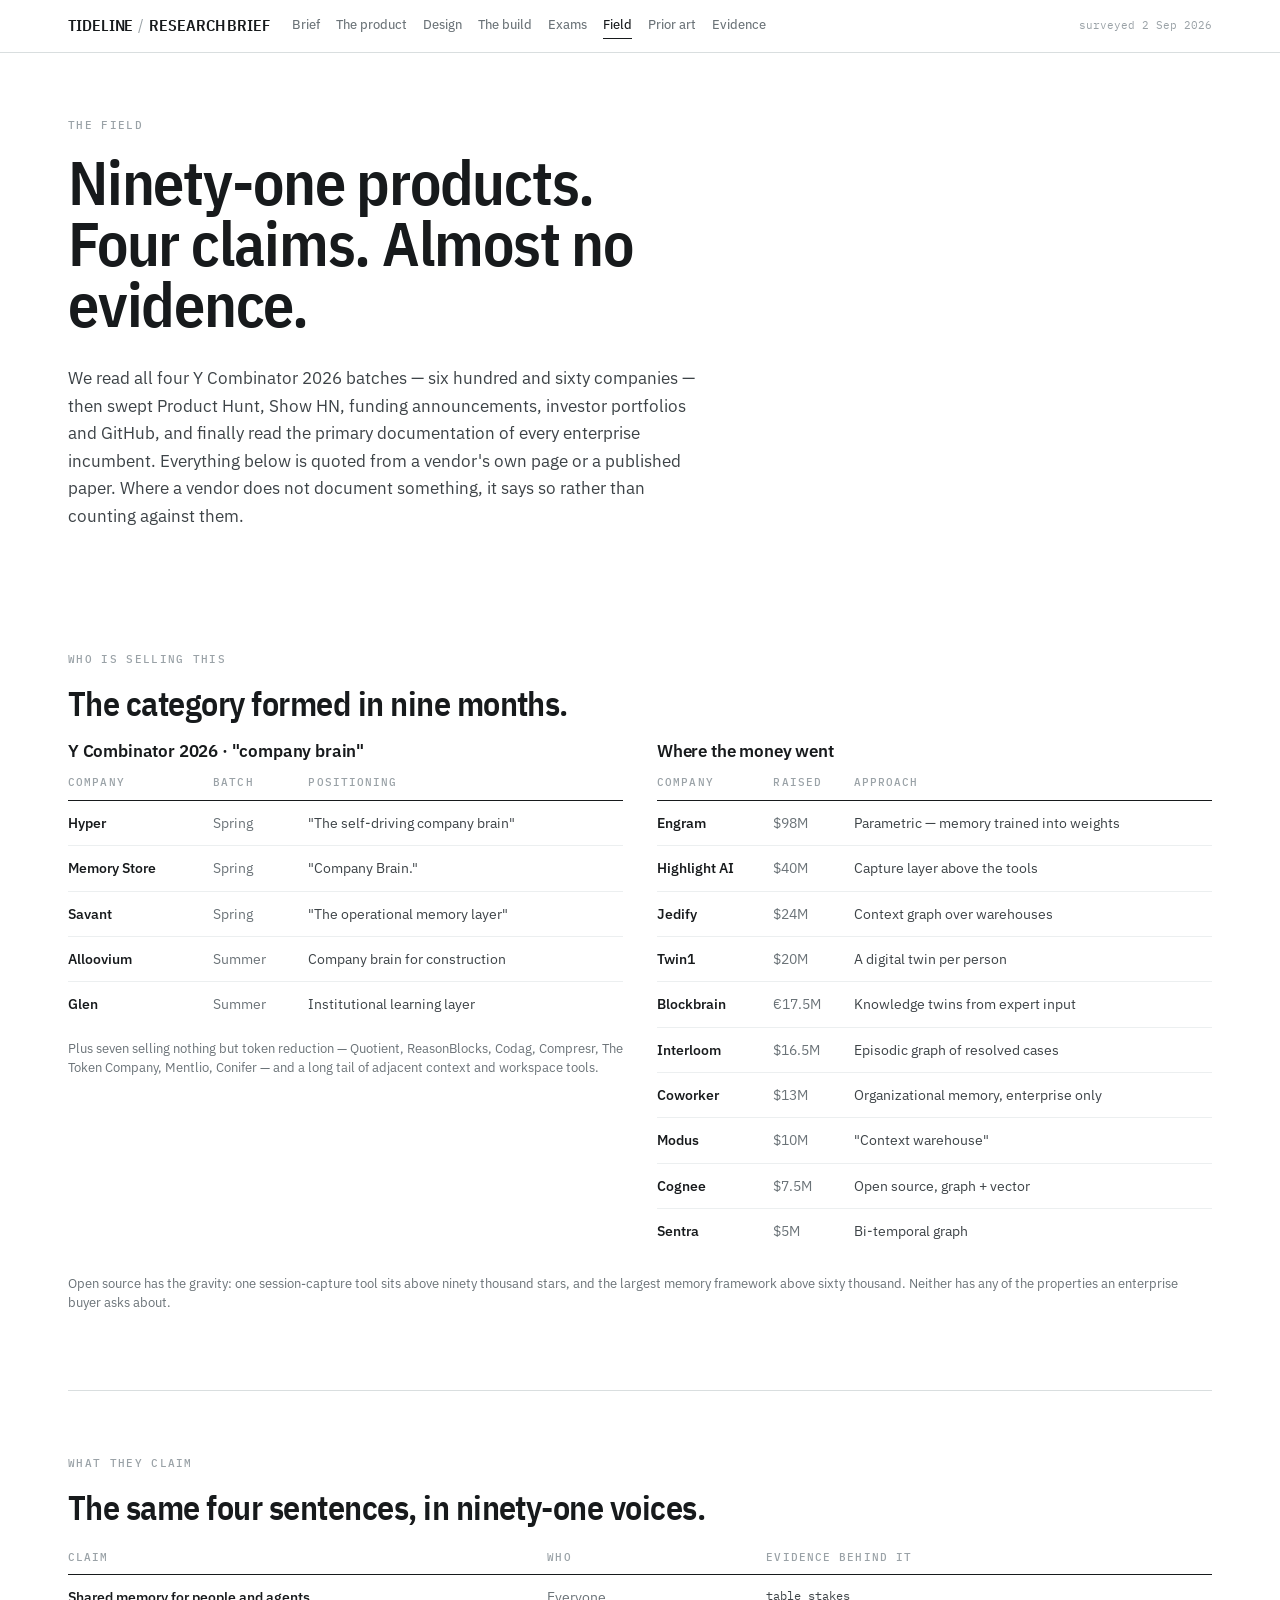
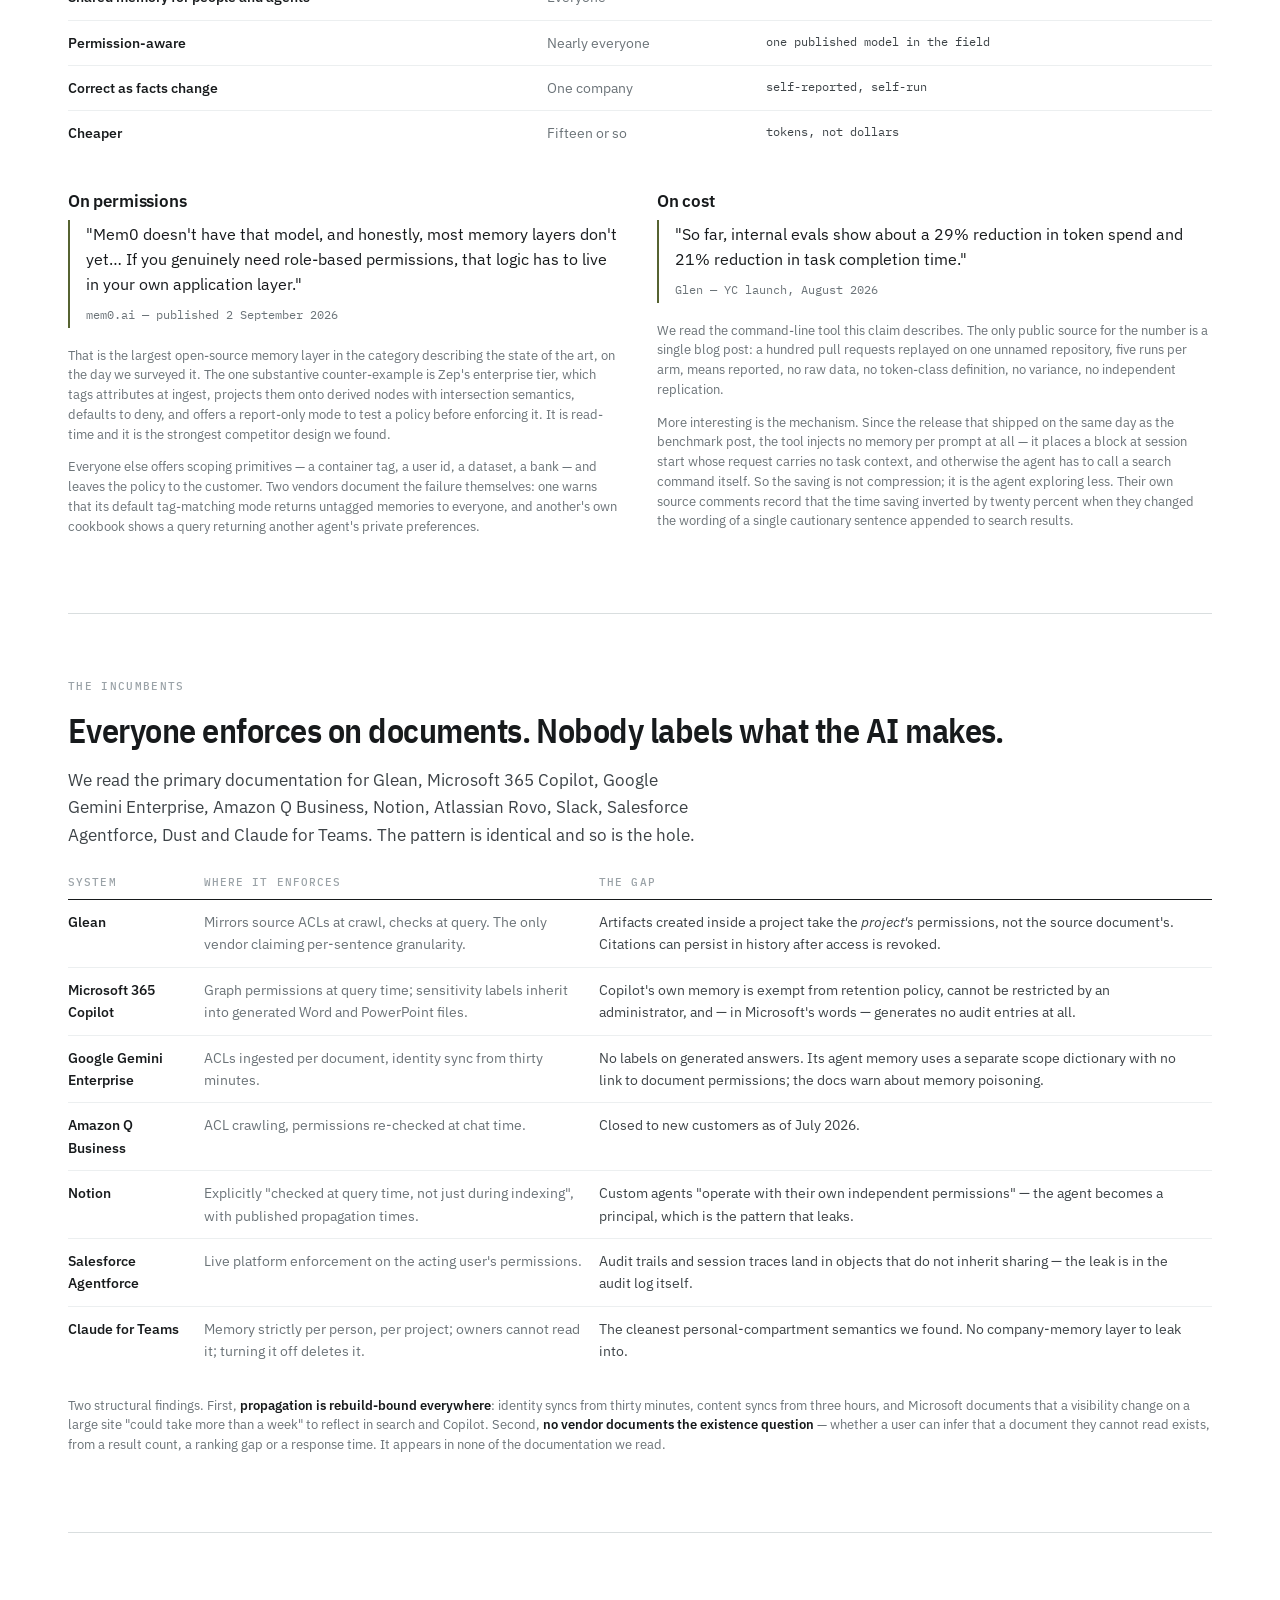
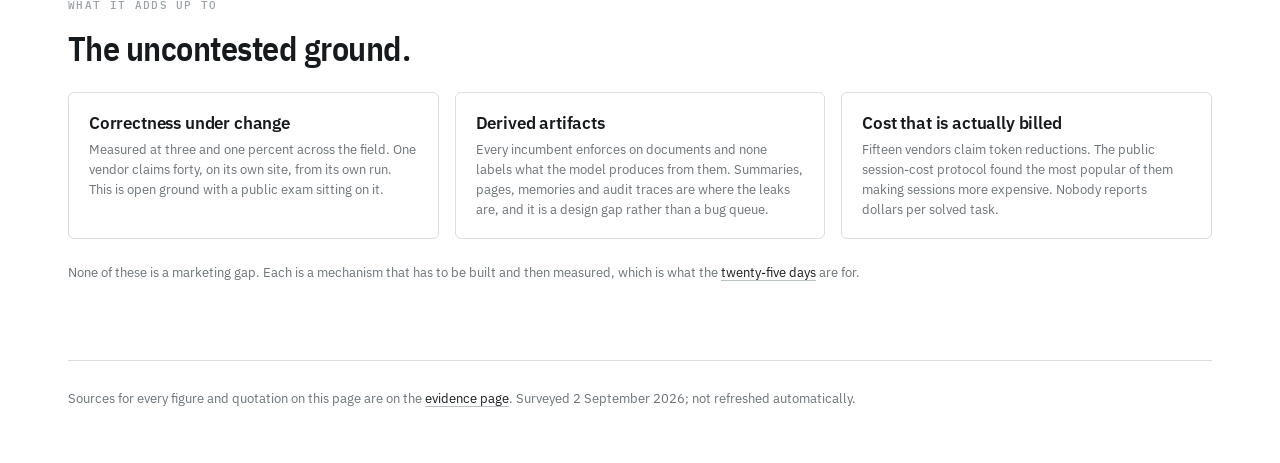
<file: landscape.html>
<!doctype html>
<html lang="en">
<head>
<meta charset="utf-8" />
<meta name="viewport" content="width=device-width,initial-scale=1" />
<meta name="color-scheme" content="light" />
<title>Tideline — The field</title>
<link rel="preconnect" href="https://fonts.googleapis.com">
<link rel="preconnect" href="https://fonts.gstatic.com" crossorigin>
<link href="https://fonts.googleapis.com/css2?family=IBM+Plex+Sans+Condensed:wght@500;600&family=IBM+Plex+Sans:wght@400;450;500;600&family=IBM+Plex+Mono:wght@400;500&display=swap" rel="stylesheet">
<link rel="stylesheet" href="assets/brief.css">
<style>
  .hero { padding: 64px 0 40px; }
  .hero h1 { max-width: 19ch; }
  table.data td:nth-child(2) { color: var(--ink-mute); }
  table.data.claims td:nth-child(3) { font-family: var(--font-mono); font-size: .78rem; }
  .q { border-left: 2px solid var(--kelp); padding: 2px 0 2px 16px; margin: 0 0 18px; }
  .q p { margin: 0 0 4px; color: var(--ink); }
  .q cite { font-style: normal; font-size: .78rem; color: var(--ink-mute); font-family: var(--font-mono); }
  .split { display: grid; grid-template-columns: 1fr 1fr; gap: 34px; }
  @media (max-width: 860px) { .split { grid-template-columns: 1fr; gap: 22px; } }
</style>
</head>
<body>

<header class="masthead">
  <div class="masthead-in">
    <span class="mark"><a href="index.html">Tideline <span class="dot">/</span> Research brief</a></span>
    <nav>
      <a href="index.html">Brief</a>
      <a href="product.html">The product</a>
      <a href="protocol.html">Design</a>
      <a href="build.html">The build</a>
      <a href="benchmarks.html">Exams</a>
      <a href="landscape.html" aria-current="page">Field</a>
      <a href="prior-art.html">Prior art</a>
      <a href="evidence.html">Evidence</a>
    </nav>
    <span class="spacer"></span>
    <span class="stamp">surveyed 2 Sep 2026</span>
  </div>
</header>

<div class="wrap">

  <section class="hero" style="border-bottom:0">
    <p class="eyebrow">The field</p>
    <h1>Ninety-one products. Four claims. Almost no evidence.</h1>
    <p class="lede">We read all four Y Combinator 2026 batches — six hundred and sixty companies — then swept
      Product Hunt, Show HN, funding announcements, investor portfolios and GitHub, and finally read the primary
      documentation of every enterprise incumbent. Everything below is quoted from a vendor's own page or a
      published paper. Where a vendor does not document something, it says so rather than counting against them.</p>
  </section>

  <section id="who">
    <p class="eyebrow">Who is selling this</p>
    <h2>The category formed in nine months.</h2>
    <div class="split">
      <div>
        <h3 style="margin-bottom:12px">Y Combinator 2026 · "company brain"</h3>
        <table class="data">
          <tr><th>Company</th><th>Batch</th><th>Positioning</th></tr>
          <tr><td>Hyper</td><td>Spring</td><td>"The self-driving company brain"</td></tr>
          <tr><td>Memory Store</td><td>Spring</td><td>"Company Brain."</td></tr>
          <tr><td>Savant</td><td>Spring</td><td>"The operational memory layer"</td></tr>
          <tr><td>Alloovium</td><td>Summer</td><td>Company brain for construction</td></tr>
          <tr><td>Glen</td><td>Summer</td><td>Institutional learning layer</td></tr>
        </table>
        <p class="fine" style="margin-top:12px">Plus seven selling nothing but token reduction — Quotient,
          ReasonBlocks, Codag, Compresr, The Token Company, Mentlio, Conifer — and a long tail of adjacent
          context and workspace tools.</p>
      </div>
      <div>
        <h3 style="margin-bottom:12px">Where the money went</h3>
        <table class="data">
          <tr><th>Company</th><th>Raised</th><th>Approach</th></tr>
          <tr><td>Engram</td><td>$98M</td><td>Parametric — memory trained into weights</td></tr>
          <tr><td>Highlight AI</td><td>$40M</td><td>Capture layer above the tools</td></tr>
          <tr><td>Jedify</td><td>$24M</td><td>Context graph over warehouses</td></tr>
          <tr><td>Twin1</td><td>$20M</td><td>A digital twin per person</td></tr>
          <tr><td>Blockbrain</td><td>€17.5M</td><td>Knowledge twins from expert input</td></tr>
          <tr><td>Interloom</td><td>$16.5M</td><td>Episodic graph of resolved cases</td></tr>
          <tr><td>Coworker</td><td>$13M</td><td>Organizational memory, enterprise only</td></tr>
          <tr><td>Modus</td><td>$10M</td><td>"Context warehouse"</td></tr>
          <tr><td>Cognee</td><td>$7.5M</td><td>Open source, graph + vector</td></tr>
          <tr><td>Sentra</td><td>$5M</td><td>Bi-temporal graph</td></tr>
        </table>
      </div>
    </div>
    <p class="fine" style="margin-top:20px">Open source has the gravity: one session-capture tool sits above
      ninety thousand stars, and the largest memory framework above sixty thousand. Neither has any of the
      properties an enterprise buyer asks about.</p>
  </section>

  <section id="claims">
    <p class="eyebrow">What they claim</p>
    <h2>The same four sentences, in ninety-one voices.</h2>
    <table class="data claims" style="margin-top:22px">
      <tr><th>Claim</th><th>Who</th><th>Evidence behind it</th></tr>
      <tr>
        <td>Shared memory for people and agents</td>
        <td>Everyone</td>
        <td>table stakes</td>
      </tr>
      <tr>
        <td>Permission-aware</td>
        <td>Nearly everyone</td>
        <td>one published model in the field</td>
      </tr>
      <tr>
        <td>Correct as facts change</td>
        <td>One company</td>
        <td>self-reported, self-run</td>
      </tr>
      <tr>
        <td>Cheaper</td>
        <td>Fifteen or so</td>
        <td>tokens, not dollars</td>
      </tr>
    </table>

    <div style="margin-top:34px" class="split">
      <div>
        <h3>On permissions</h3>
        <div class="q">
          <p>"Mem0 doesn't have that model, and honestly, most memory layers don't yet… If you genuinely need
            role-based permissions, that logic has to live in your own application layer."</p>
          <cite>mem0.ai — published 2 September 2026</cite>
        </div>
        <p class="fine">That is the largest open-source memory layer in the category describing the state of the
          art, on the day we surveyed it. The one substantive counter-example is Zep's enterprise tier, which
          tags attributes at ingest, projects them onto derived nodes with intersection semantics, defaults to
          deny, and offers a report-only mode to test a policy before enforcing it. It is read-time and it is
          the strongest competitor design we found.</p>
        <p class="fine">Everyone else offers scoping primitives — a container tag, a user id, a dataset, a bank —
          and leaves the policy to the customer. Two vendors document the failure themselves: one warns that its
          default tag-matching mode returns untagged memories to everyone, and another's own cookbook shows a
          query returning another agent's private preferences.</p>
      </div>
      <div>
        <h3>On cost</h3>
        <div class="q">
          <p>"So far, internal evals show about a 29% reduction in token spend and 21% reduction in task
            completion time."</p>
          <cite>Glen — YC launch, August 2026</cite>
        </div>
        <p class="fine">We read the command-line tool this claim describes. The only public source for the
          number is a single blog post: a hundred pull requests replayed on one unnamed repository, five runs per
          arm, means reported, no raw data, no token-class definition, no variance, no independent replication.</p>
        <p class="fine">More interesting is the mechanism. Since the release that shipped on the same day as the
          benchmark post, the tool injects no memory per prompt at all — it places a block at session start whose
          request carries no task context, and otherwise the agent has to call a search command itself. So the
          saving is not compression; it is the agent exploring less. Their own source comments record that the
          time saving inverted by twenty percent when they changed the wording of a single cautionary sentence
          appended to search results.</p>
      </div>
    </div>
  </section>

  <section id="enterprise">
    <p class="eyebrow">The incumbents</p>
    <h2>Everyone enforces on documents. Nobody labels what the AI makes.</h2>
    <p class="lede">We read the primary documentation for Glean, Microsoft 365 Copilot, Google Gemini Enterprise,
      Amazon Q Business, Notion, Atlassian Rovo, Slack, Salesforce Agentforce, Dust and Claude for Teams. The
      pattern is identical and so is the hole.</p>

    <table class="data" style="margin-top:24px">
      <tr><th>System</th><th>Where it enforces</th><th>The gap</th></tr>
      <tr><td>Glean</td><td>Mirrors source ACLs at crawl, checks at query. The only vendor claiming per-sentence granularity.</td><td>Artifacts created inside a project take the <em>project's</em> permissions, not the source document's. Citations can persist in history after access is revoked.</td></tr>
      <tr><td>Microsoft 365 Copilot</td><td>Graph permissions at query time; sensitivity labels inherit into generated Word and PowerPoint files.</td><td>Copilot's own memory is exempt from retention policy, cannot be restricted by an administrator, and — in Microsoft's words — generates no audit entries at all.</td></tr>
      <tr><td>Google Gemini Enterprise</td><td>ACLs ingested per document, identity sync from thirty minutes.</td><td>No labels on generated answers. Its agent memory uses a separate scope dictionary with no link to document permissions; the docs warn about memory poisoning.</td></tr>
      <tr><td>Amazon Q Business</td><td>ACL crawling, permissions re-checked at chat time.</td><td>Closed to new customers as of July 2026.</td></tr>
      <tr><td>Notion</td><td>Explicitly "checked at query time, not just during indexing", with published propagation times.</td><td>Custom agents "operate with their own independent permissions" — the agent becomes a principal, which is the pattern that leaks.</td></tr>
      <tr><td>Salesforce Agentforce</td><td>Live platform enforcement on the acting user's permissions.</td><td>Audit trails and session traces land in objects that do not inherit sharing — the leak is in the audit log itself.</td></tr>
      <tr><td>Claude for Teams</td><td>Memory strictly per person, per project; owners cannot read it; turning it off deletes it.</td><td>The cleanest personal-compartment semantics we found. No company-memory layer to leak into.</td></tr>
    </table>

    <p class="fine" style="margin-top:22px">Two structural findings. First, <strong>propagation is rebuild-bound
      everywhere</strong>: identity syncs from thirty minutes, content syncs from three hours, and Microsoft
      documents that a visibility change on a large site "could take more than a week" to reflect in search and
      Copilot. Second, <strong>no vendor documents the existence question</strong> — whether a user can infer
      that a document they cannot read exists, from a result count, a ranking gap or a response time. It appears
      in none of the documentation we read.</p>
  </section>

  <section id="conclusion">
    <p class="eyebrow">What it adds up to</p>
    <h2>The uncontested ground.</h2>
    <div class="grid g3" style="margin-top:24px">
      <div class="card">
        <h3>Correctness under change</h3>
        <p class="fine">Measured at three and one percent across the field. One vendor claims forty, on its own
          site, from its own run. This is open ground with a public exam sitting on it.</p>
      </div>
      <div class="card">
        <h3>Derived artifacts</h3>
        <p class="fine">Every incumbent enforces on documents and none labels what the model produces from them.
          Summaries, pages, memories and audit traces are where the leaks are, and it is a design gap rather
          than a bug queue.</p>
      </div>
      <div class="card">
        <h3>Cost that is actually billed</h3>
        <p class="fine">Fifteen vendors claim token reductions. The public session-cost protocol found the most
          popular of them making sessions more expensive. Nobody reports dollars per solved task.</p>
      </div>
    </div>
    <p class="fine" style="margin-top:24px">None of these is a marketing gap. Each is a mechanism that has to be
      built and then measured, which is what the <a href="build.html">twenty-five days</a> are for.</p>
  </section>

  <p class="foot">Sources for every figure and quotation on this page are on the
    <a href="evidence.html">evidence page</a>. Surveyed 2 September 2026; not refreshed automatically.</p>

</div>
</body>
</html>
</file>
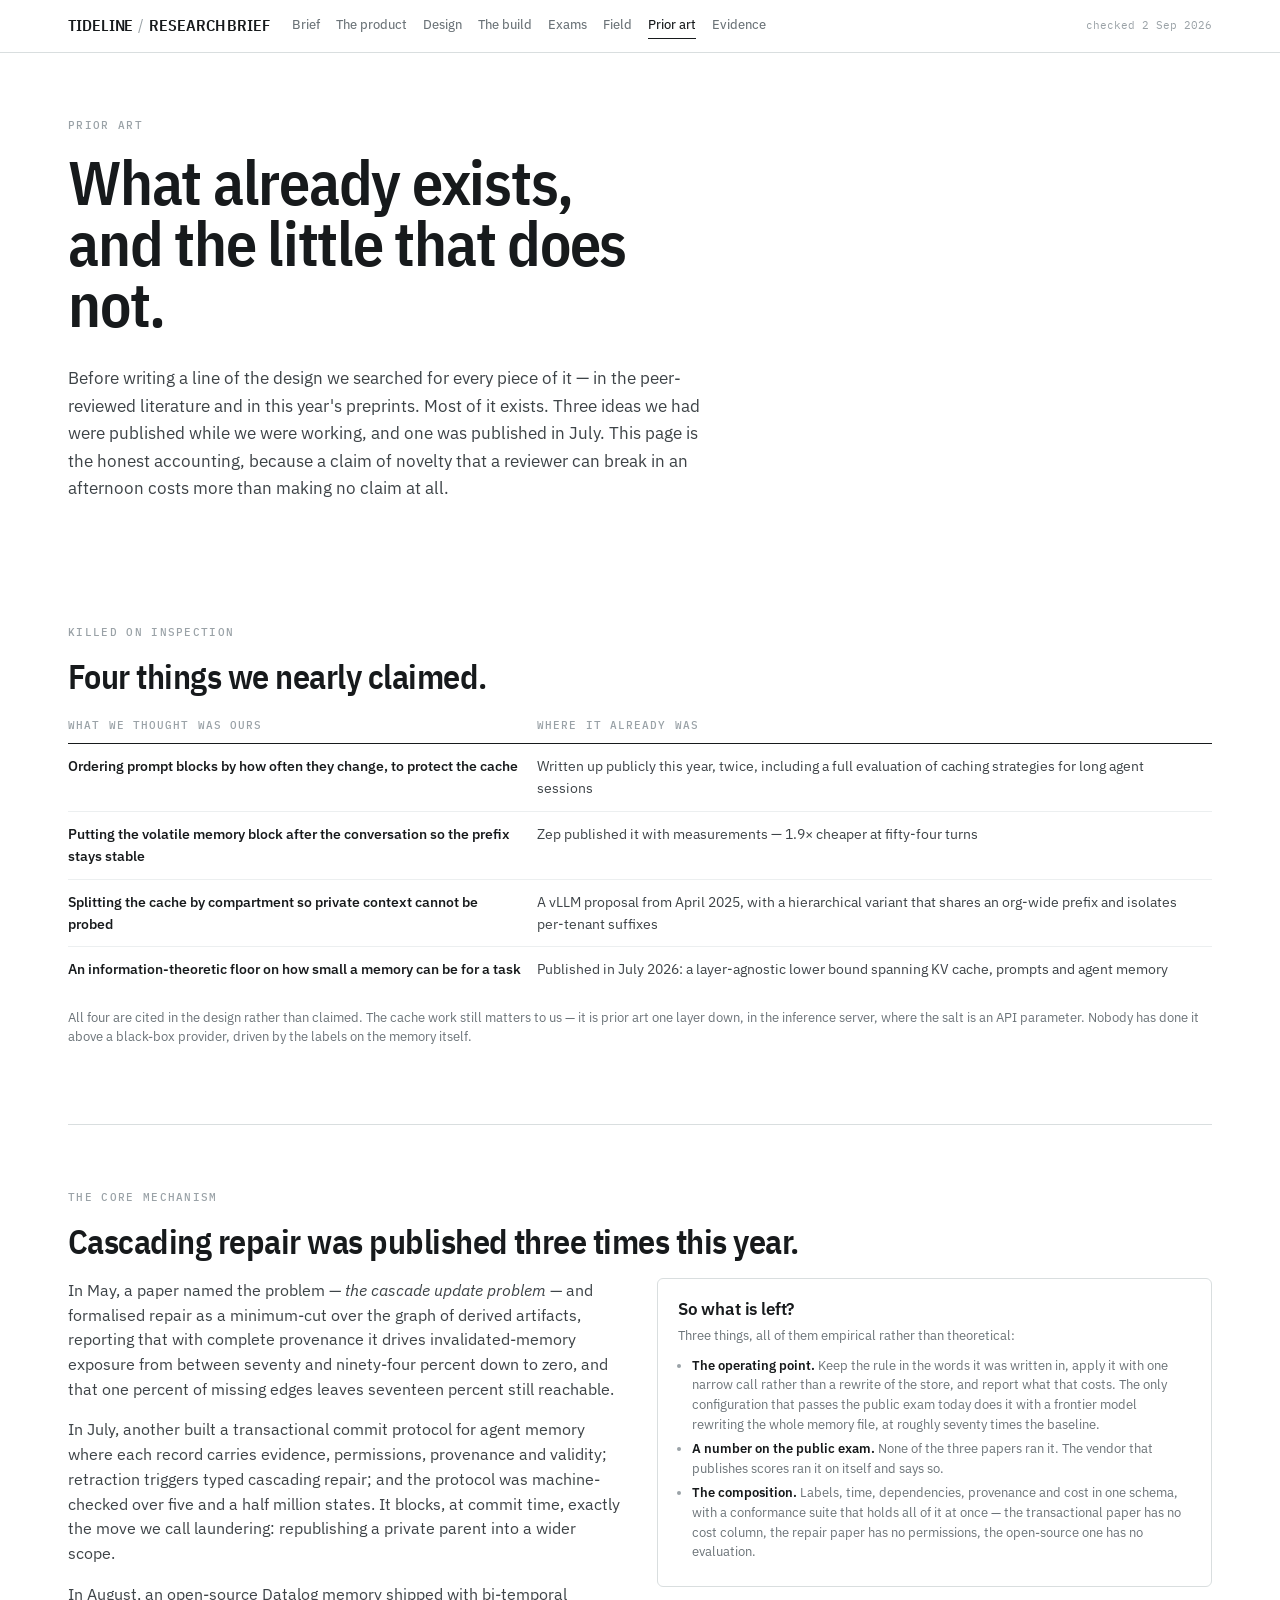
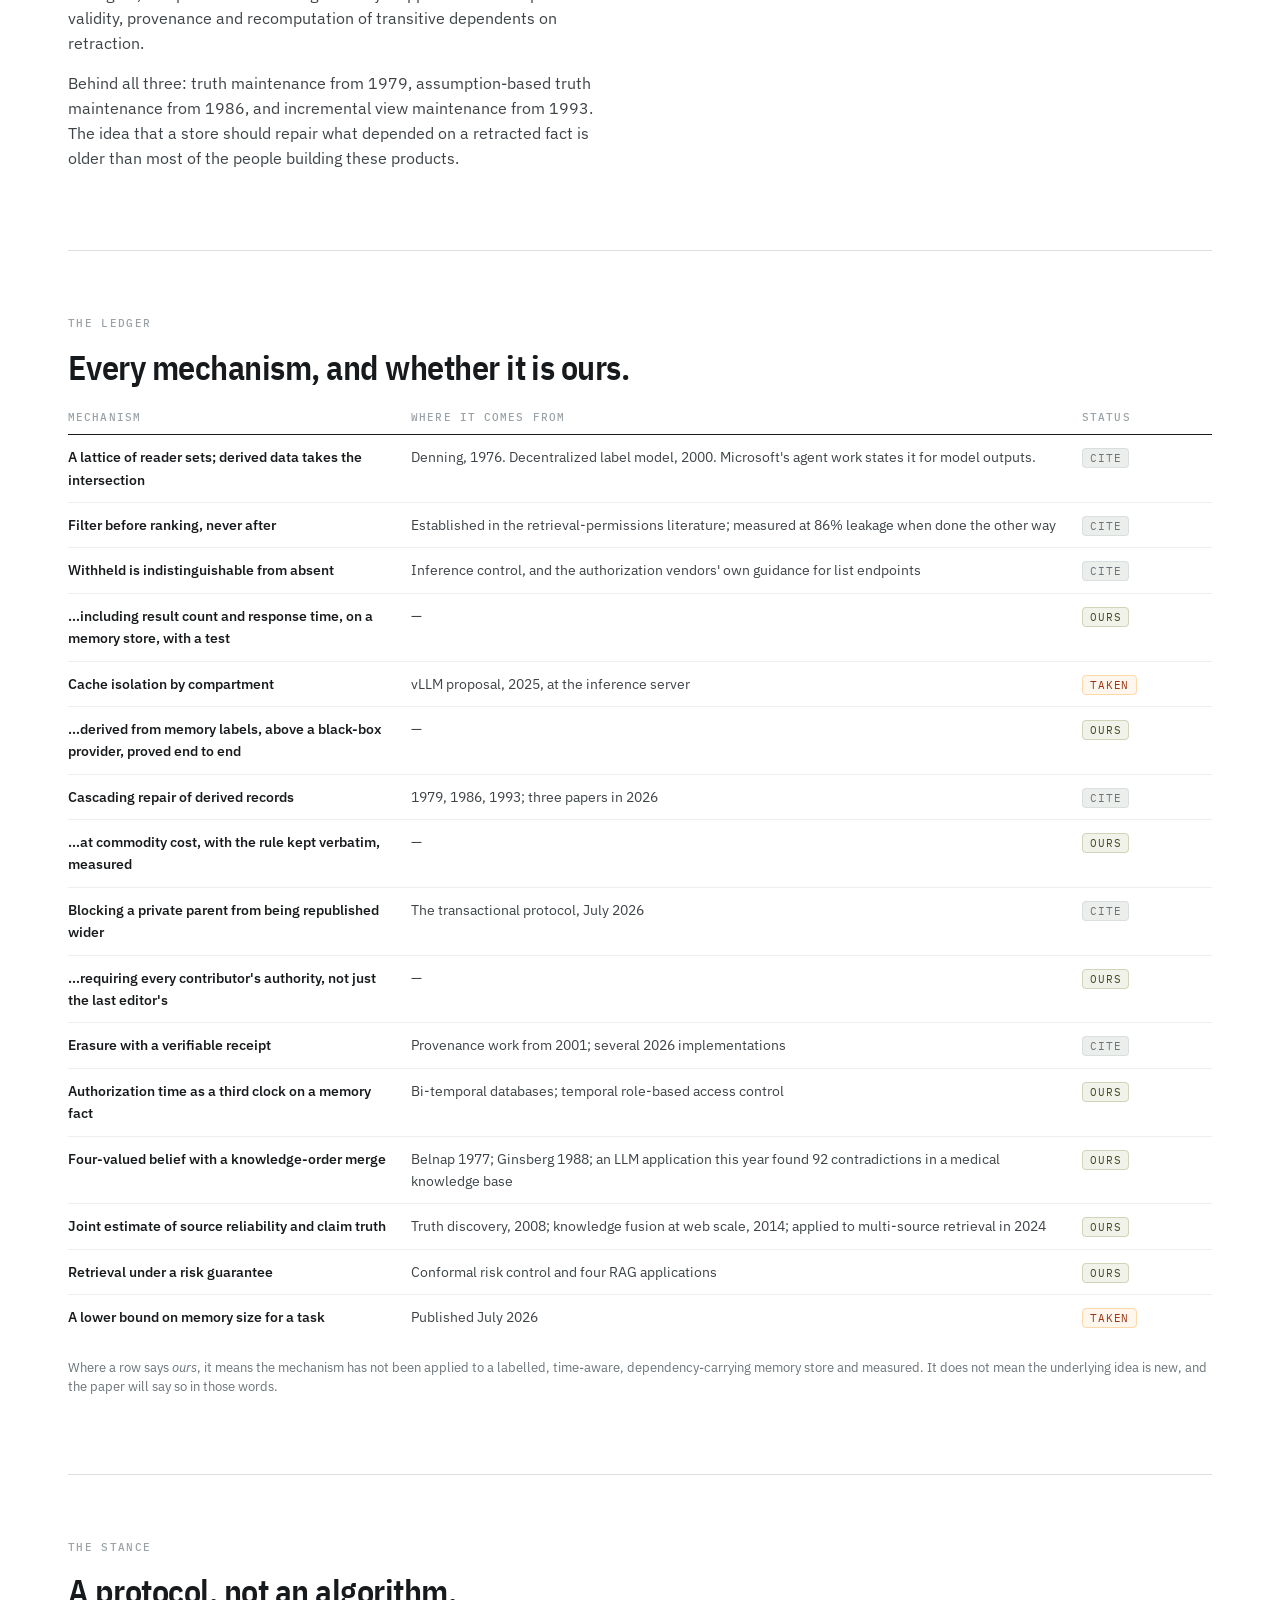
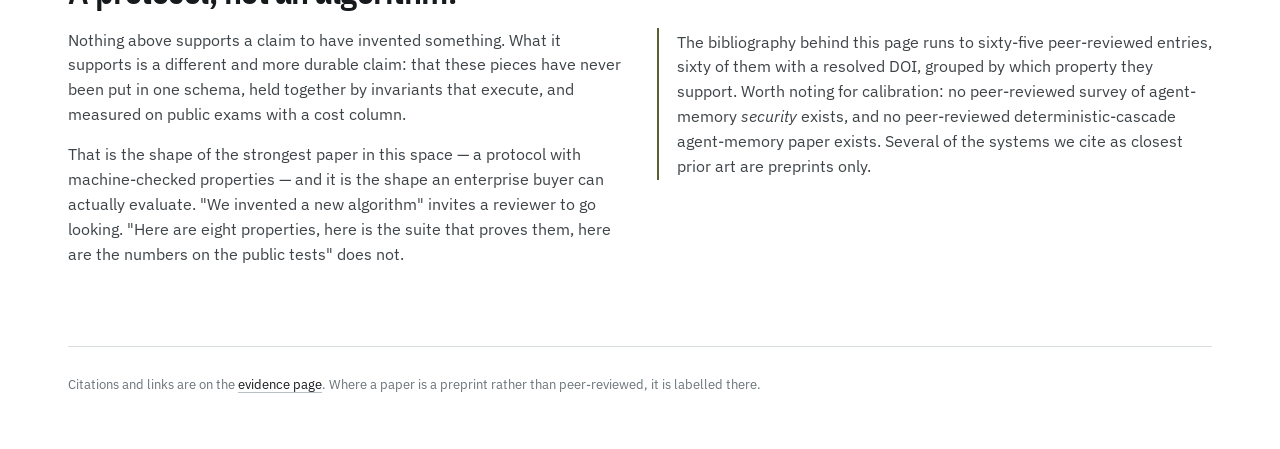
<file: prior-art.html>
<!doctype html>
<html lang="en">
<head>
<meta charset="utf-8" />
<meta name="viewport" content="width=device-width,initial-scale=1" />
<meta name="color-scheme" content="light" />
<title>Tideline — Prior art</title>
<link rel="preconnect" href="https://fonts.googleapis.com">
<link rel="preconnect" href="https://fonts.gstatic.com" crossorigin>
<link href="https://fonts.googleapis.com/css2?family=IBM+Plex+Sans+Condensed:wght@500;600&family=IBM+Plex+Sans:wght@400;450;500;600&family=IBM+Plex+Mono:wght@400;500&display=swap" rel="stylesheet">
<link rel="stylesheet" href="assets/brief.css">
<style>
  .hero { padding: 64px 0 40px; }
  .hero h1 { max-width: 18ch; }
  .verdict { font-family: var(--font-mono); font-size: .68rem; text-transform: uppercase;
    letter-spacing: .08em; padding: 2px 7px; border-radius: 4px; white-space: nowrap; }
  .v-taken { color: #9a3412; background: #fff7ed; border: 1px solid #fed7aa; }
  .v-cite  { color: var(--ink-mute); background: var(--band); border: 1px solid var(--line); }
  .v-open  { color: var(--kelp-dk); background: var(--kelp-bg); border: 1px solid #cdd6b8; }
  table.pa td:first-child { width: 30%; }
  table.pa td:last-child { width: 130px; }
  .split { display: grid; grid-template-columns: 1fr 1fr; gap: 34px; }
  @media (max-width: 860px) { .split { grid-template-columns: 1fr; gap: 22px; } }
</style>
</head>
<body>

<header class="masthead">
  <div class="masthead-in">
    <span class="mark"><a href="index.html">Tideline <span class="dot">/</span> Research brief</a></span>
    <nav>
      <a href="index.html">Brief</a>
      <a href="product.html">The product</a>
      <a href="protocol.html">Design</a>
      <a href="build.html">The build</a>
      <a href="benchmarks.html">Exams</a>
      <a href="landscape.html">Field</a>
      <a href="prior-art.html" aria-current="page">Prior art</a>
      <a href="evidence.html">Evidence</a>
    </nav>
    <span class="spacer"></span>
    <span class="stamp">checked 2 Sep 2026</span>
  </div>
</header>

<div class="wrap">

  <section class="hero" style="border-bottom:0">
    <p class="eyebrow">Prior art</p>
    <h1>What already exists, and the little that does not.</h1>
    <p class="lede">Before writing a line of the design we searched for every piece of it — in the peer-reviewed
      literature and in this year's preprints. Most of it exists. Three ideas we had were published while we
      were working, and one was published in July. This page is the honest accounting, because a claim of
      novelty that a reviewer can break in an afternoon costs more than making no claim at all.</p>
  </section>

  <section id="killed">
    <p class="eyebrow">Killed on inspection</p>
    <h2>Four things we nearly claimed.</h2>
    <table class="data" style="margin-top:22px">
      <tr><th>What we thought was ours</th><th>Where it already was</th></tr>
      <tr><td>Ordering prompt blocks by how often they change, to protect the cache</td><td>Written up publicly this year, twice, including a full evaluation of caching strategies for long agent sessions</td></tr>
      <tr><td>Putting the volatile memory block after the conversation so the prefix stays stable</td><td>Zep published it with measurements — 1.9× cheaper at fifty-four turns</td></tr>
      <tr><td>Splitting the cache by compartment so private context cannot be probed</td><td>A vLLM proposal from April 2025, with a hierarchical variant that shares an org-wide prefix and isolates per-tenant suffixes</td></tr>
      <tr><td>An information-theoretic floor on how small a memory can be for a task</td><td>Published in July 2026: a layer-agnostic lower bound spanning KV cache, prompts and agent memory</td></tr>
    </table>
    <p class="fine" style="margin-top:16px">All four are cited in the design rather than claimed. The cache work
      still matters to us — it is prior art one layer down, in the inference server, where the salt is an API
      parameter. Nobody has done it above a black-box provider, driven by the labels on the memory itself.</p>
  </section>

  <section id="core">
    <p class="eyebrow">The core mechanism</p>
    <h2>Cascading repair was published three times this year.</h2>
    <div class="split">
      <div>
        <p>In May, a paper named the problem — <em>the cascade update problem</em> — and formalised repair as a
          minimum-cut over the graph of derived artifacts, reporting that with complete provenance it drives
          invalidated-memory exposure from between seventy and ninety-four percent down to zero, and that one
          percent of missing edges leaves seventeen percent still reachable.</p>
        <p>In July, another built a transactional commit protocol for agent memory where each record carries
          evidence, permissions, provenance and validity; retraction triggers typed cascading repair; and the
          protocol was machine-checked over five and a half million states. It blocks, at commit time, exactly
          the move we call laundering: republishing a private parent into a wider scope.</p>
        <p>In August, an open-source Datalog memory shipped with bi-temporal validity, provenance and
          recomputation of transitive dependents on retraction.</p>
        <p>Behind all three: truth maintenance from 1979, assumption-based truth maintenance from 1986, and
          incremental view maintenance from 1993. The idea that a store should repair what depended on a
          retracted fact is older than most of the people building these products.</p>
      </div>
      <div>
        <div class="card">
          <h3>So what is left?</h3>
          <p class="fine" style="margin-bottom:10px">Three things, all of them empirical rather than
            theoretical:</p>
          <ul class="tight fine">
            <li><strong>The operating point.</strong> Keep the rule in the words it was written in, apply it with
              one narrow call rather than a rewrite of the store, and report what that costs. The only
              configuration that passes the public exam today does it with a frontier model rewriting the whole
              memory file, at roughly seventy times the baseline.</li>
            <li><strong>A number on the public exam.</strong> None of the three papers ran it. The vendor that
              publishes scores ran it on itself and says so.</li>
            <li><strong>The composition.</strong> Labels, time, dependencies, provenance and cost in one schema,
              with a conformance suite that holds all of it at once — the transactional paper has no cost column,
              the repair paper has no permissions, the open-source one has no evaluation.</li>
          </ul>
        </div>
      </div>
    </div>
  </section>

  <section id="ledger">
    <p class="eyebrow">The ledger</p>
    <h2>Every mechanism, and whether it is ours.</h2>
    <table class="data pa" style="margin-top:22px">
      <tr><th>Mechanism</th><th>Where it comes from</th><th>Status</th></tr>
      <tr><td>A lattice of reader sets; derived data takes the intersection</td><td>Denning, 1976. Decentralized label model, 2000. Microsoft's agent work states it for model outputs.</td><td><span class="verdict v-cite">cite</span></td></tr>
      <tr><td>Filter before ranking, never after</td><td>Established in the retrieval-permissions literature; measured at 86% leakage when done the other way</td><td><span class="verdict v-cite">cite</span></td></tr>
      <tr><td>Withheld is indistinguishable from absent</td><td>Inference control, and the authorization vendors' own guidance for list endpoints</td><td><span class="verdict v-cite">cite</span></td></tr>
      <tr><td>…including result count and response time, on a memory store, with a test</td><td>—</td><td><span class="verdict v-open">ours</span></td></tr>
      <tr><td>Cache isolation by compartment</td><td>vLLM proposal, 2025, at the inference server</td><td><span class="verdict v-taken">taken</span></td></tr>
      <tr><td>…derived from memory labels, above a black-box provider, proved end to end</td><td>—</td><td><span class="verdict v-open">ours</span></td></tr>
      <tr><td>Cascading repair of derived records</td><td>1979, 1986, 1993; three papers in 2026</td><td><span class="verdict v-cite">cite</span></td></tr>
      <tr><td>…at commodity cost, with the rule kept verbatim, measured</td><td>—</td><td><span class="verdict v-open">ours</span></td></tr>
      <tr><td>Blocking a private parent from being republished wider</td><td>The transactional protocol, July 2026</td><td><span class="verdict v-cite">cite</span></td></tr>
      <tr><td>…requiring every contributor's authority, not just the last editor's</td><td>—</td><td><span class="verdict v-open">ours</span></td></tr>
      <tr><td>Erasure with a verifiable receipt</td><td>Provenance work from 2001; several 2026 implementations</td><td><span class="verdict v-cite">cite</span></td></tr>
      <tr><td>Authorization time as a third clock on a memory fact</td><td>Bi-temporal databases; temporal role-based access control</td><td><span class="verdict v-open">ours</span></td></tr>
      <tr><td>Four-valued belief with a knowledge-order merge</td><td>Belnap 1977; Ginsberg 1988; an LLM application this year found 92 contradictions in a medical knowledge base</td><td><span class="verdict v-open">ours</span></td></tr>
      <tr><td>Joint estimate of source reliability and claim truth</td><td>Truth discovery, 2008; knowledge fusion at web scale, 2014; applied to multi-source retrieval in 2024</td><td><span class="verdict v-open">ours</span></td></tr>
      <tr><td>Retrieval under a risk guarantee</td><td>Conformal risk control and four RAG applications</td><td><span class="verdict v-open">ours</span></td></tr>
      <tr><td>A lower bound on memory size for a task</td><td>Published July 2026</td><td><span class="verdict v-taken">taken</span></td></tr>
    </table>
    <p class="fine" style="margin-top:18px">Where a row says <em>ours</em>, it means the mechanism has not been
      applied to a labelled, time-aware, dependency-carrying memory store and measured. It does not mean the
      underlying idea is new, and the paper will say so in those words.</p>
  </section>

  <section id="stance">
    <p class="eyebrow">The stance</p>
    <h2>A protocol, not an algorithm.</h2>
    <div class="split">
      <div>
        <p>Nothing above supports a claim to have invented something. What it supports is a different and more
          durable claim: that these pieces have never been put in one schema, held together by invariants that
          execute, and measured on public exams with a cost column.</p>
        <p>That is the shape of the strongest paper in this space — a protocol with machine-checked properties —
          and it is the shape an enterprise buyer can actually evaluate. "We invented a new algorithm" invites a
          reviewer to go looking. "Here are eight properties, here is the suite that proves them, here are the
          numbers on the public tests" does not.</p>
      </div>
      <div>
        <div class="callout">
          <p>The bibliography behind this page runs to sixty-five peer-reviewed entries, sixty of them with a
          resolved DOI, grouped by which property they support. Worth noting for calibration: no peer-reviewed
          survey of agent-memory <em>security</em> exists, and no peer-reviewed deterministic-cascade agent-memory
          paper exists. Several of the systems we cite as closest prior art are preprints only.</p>
        </div>
      </div>
    </div>
  </section>

  <p class="foot">Citations and links are on the <a href="evidence.html">evidence page</a>. Where a paper is a
    preprint rather than peer-reviewed, it is labelled there.</p>

</div>
</body>
</html>
</file>
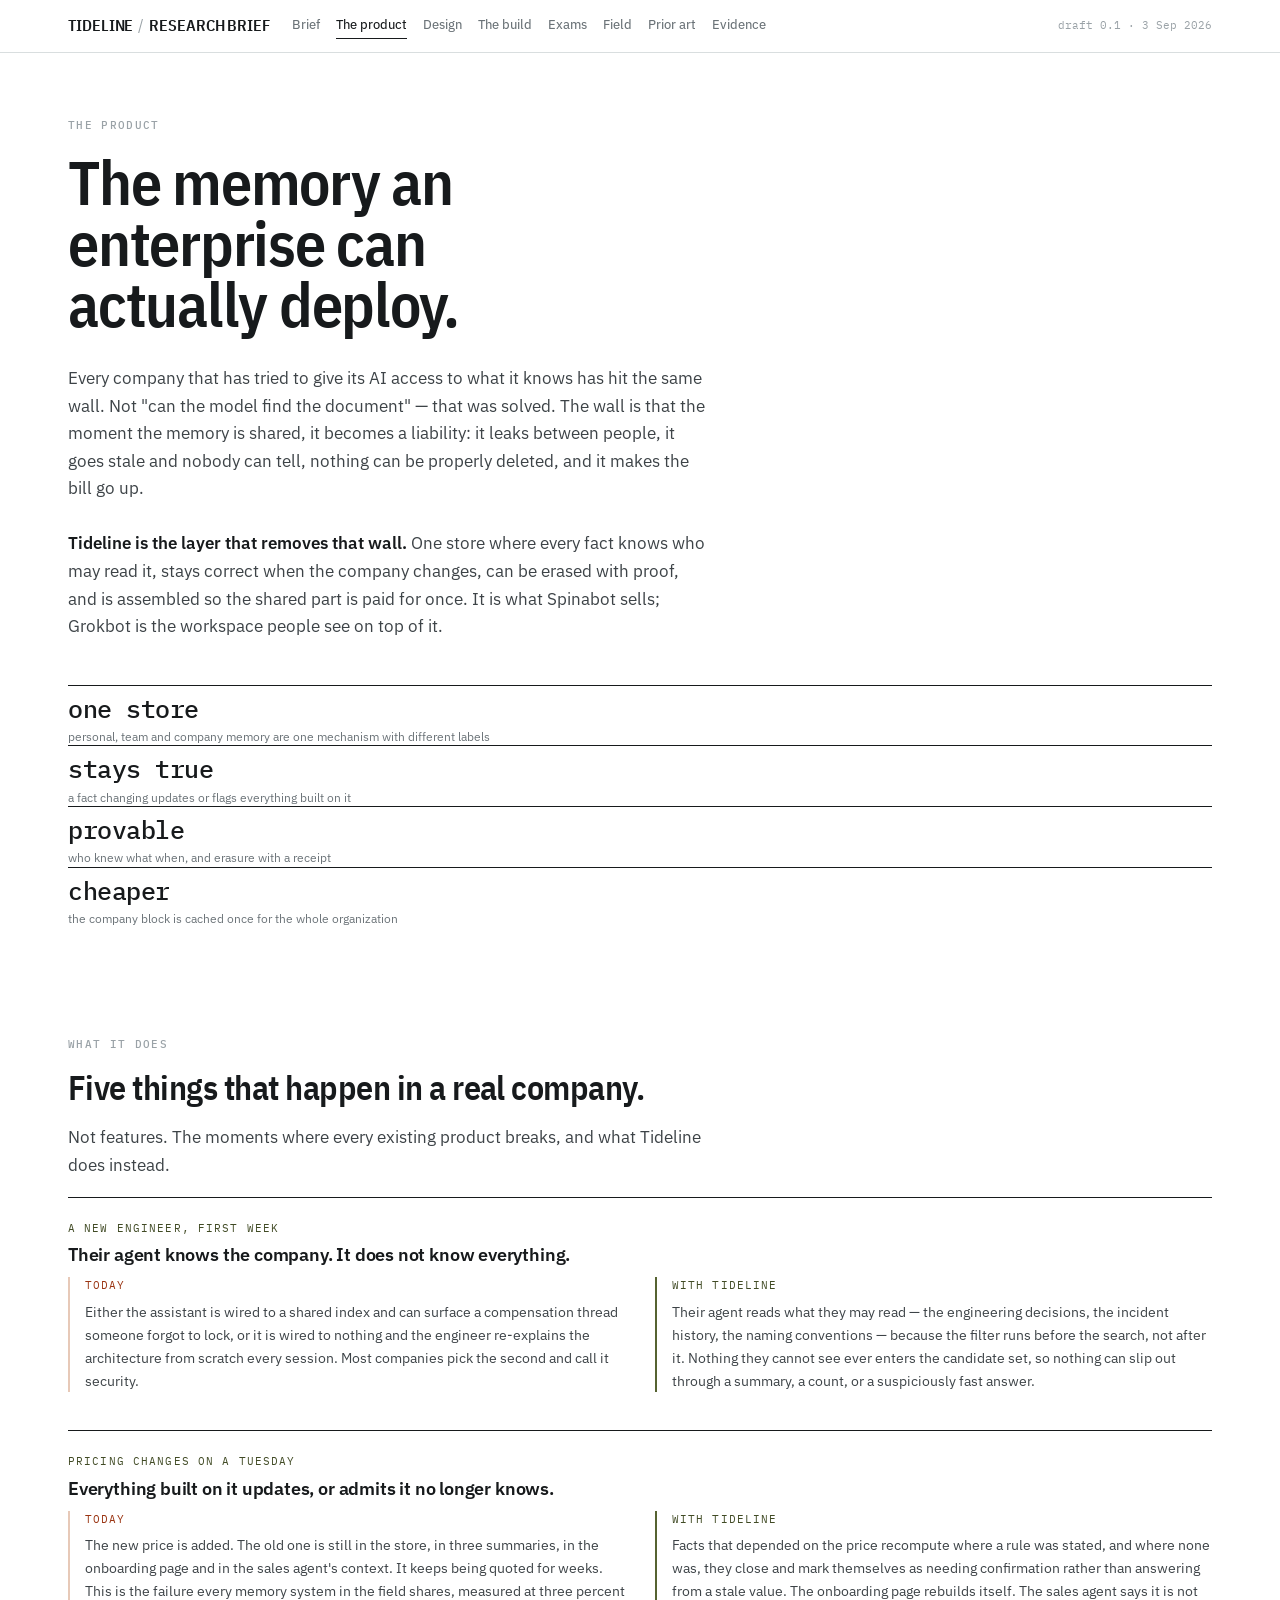
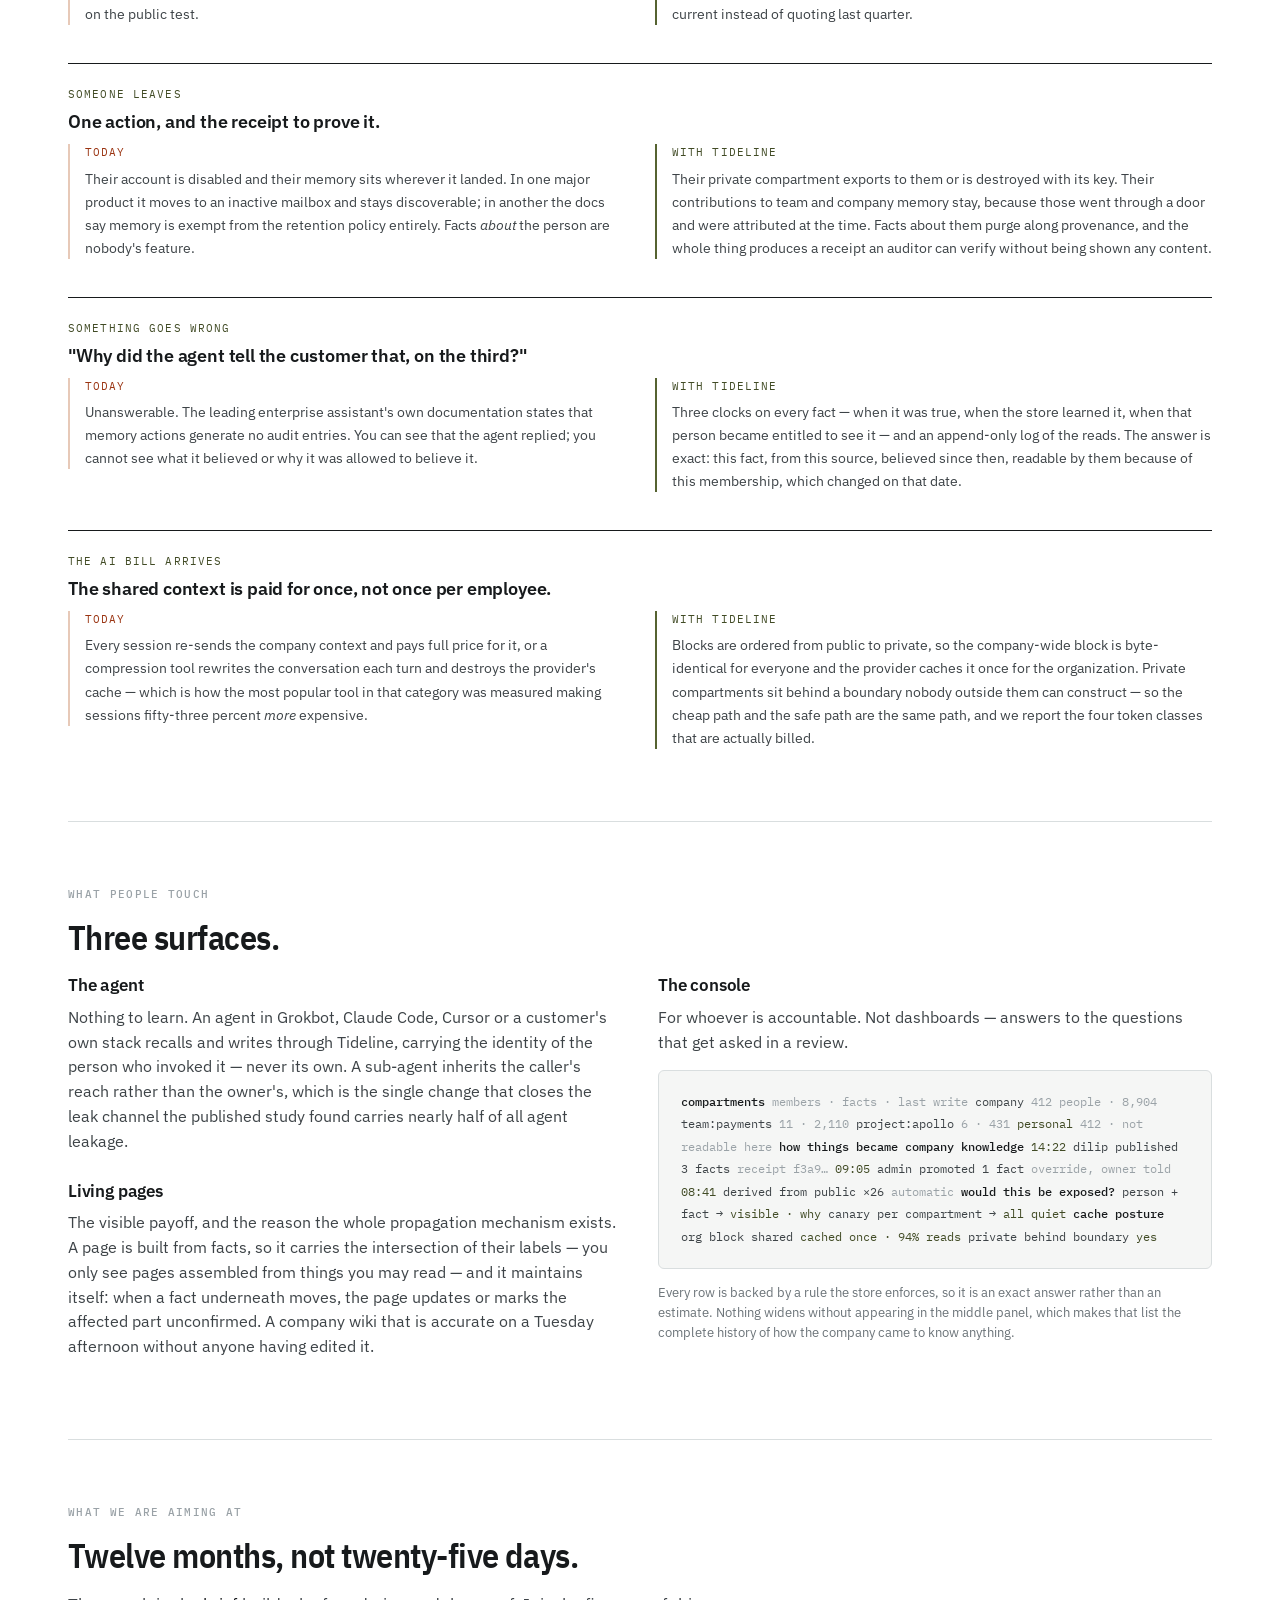
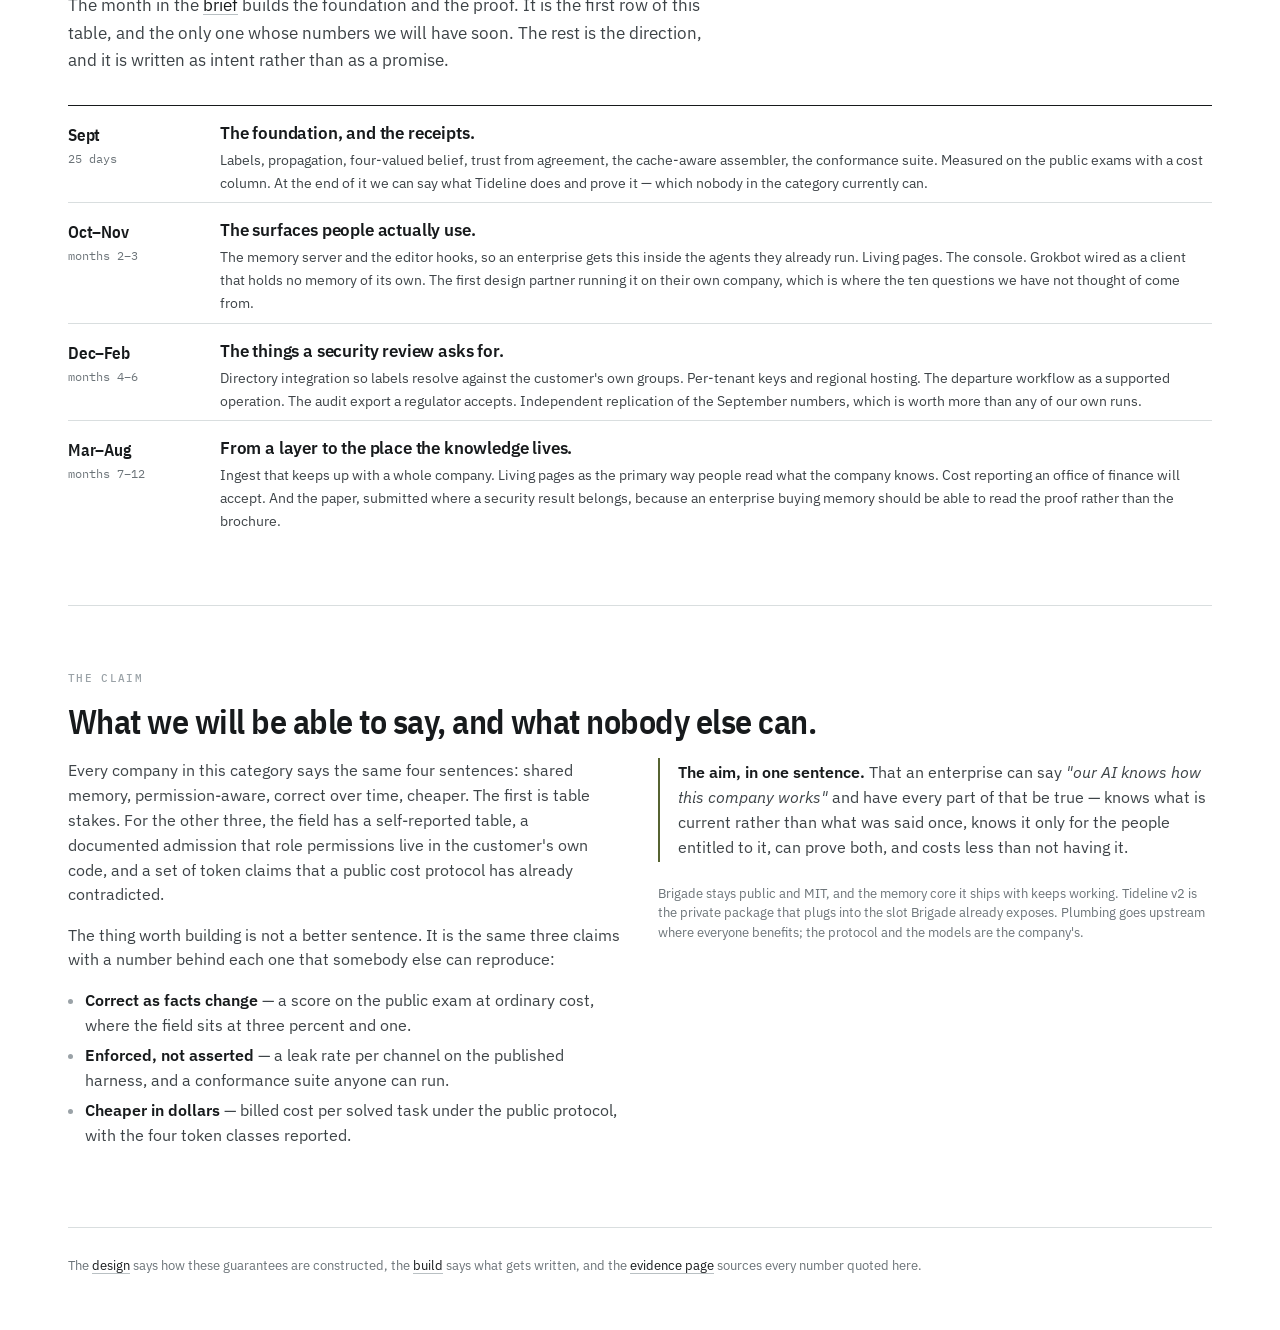
<file: product.html>
<!doctype html>
<html lang="en">
<head>
<meta charset="utf-8" />
<meta name="viewport" content="width=device-width,initial-scale=1" />
<meta name="color-scheme" content="light" />
<title>Tideline — What we are building</title>
<link rel="preconnect" href="https://fonts.googleapis.com">
<link rel="preconnect" href="https://fonts.gstatic.com" crossorigin>
<link href="https://fonts.googleapis.com/css2?family=IBM+Plex+Sans+Condensed:wght@500;600&family=IBM+Plex+Sans:wght@400;450;500;600&family=IBM+Plex+Mono:wght@400;500&display=swap" rel="stylesheet">
<link rel="stylesheet" href="assets/brief.css">
<style>
  .hero { padding: 64px 0 44px; }
  .hero h1 { max-width: 16ch; }
  .scene { border-top: 1px solid var(--ink); padding: 22px 0 8px; margin-top: 30px; }
  .scene:first-of-type { margin-top: 0; }
  .scene .who { font-family: var(--font-mono); font-size: .7rem; letter-spacing: .1em;
    text-transform: uppercase; color: var(--kelp-dk); margin-bottom: 6px; }
  .scene h3 { margin-bottom: 10px; font-size: 1.15rem; }
  .scene .grid2 { display: grid; grid-template-columns: 1fr 1fr; gap: 30px; align-items: start; }
  @media (max-width: 860px) { .scene .grid2 { grid-template-columns: 1fr; gap: 16px; } }
  .today { border-left: 2px solid #e7c9b8; padding-left: 15px; }
  .today .lbl, .withit .lbl { font-family: var(--font-mono); font-size: .68rem; letter-spacing: .1em;
    text-transform: uppercase; display: block; margin-bottom: 5px; }
  .today .lbl { color: #9a3412; }
  .withit { border-left: 2px solid var(--kelp); padding-left: 15px; }
  .withit .lbl { color: var(--kelp-dk); }
  .today p, .withit p { margin-bottom: 0; font-size: .9rem; }
  .horizon { border-top: 1px solid var(--line); padding: 16px 0 8px; display: grid;
    grid-template-columns: 130px 1fr; gap: 22px; }
  .horizon:first-of-type { border-top: 1px solid var(--ink); }
  @media (max-width: 700px) { .horizon { grid-template-columns: 1fr; gap: 6px; } }
  .horizon .when { font-family: var(--font-mono); font-size: .75rem; color: var(--ink-mute); }
  .horizon .when b { display: block; color: var(--ink); font-family: var(--font-display);
    font-size: 1.05rem; font-weight: 600; letter-spacing: -.01em; }
  .horizon h3 { margin-bottom: 5px; }
  .horizon p { margin-bottom: 0; font-size: .89rem; }
  .split { display: grid; grid-template-columns: 1fr 1fr; gap: 36px; }
  @media (max-width: 860px) { .split { grid-template-columns: 1fr; gap: 24px; } }
  .console { font-family: var(--font-mono); font-size: .76rem; line-height: 1.85; color: var(--ink-soft);
    background: var(--sunk); border: 1px solid var(--line); border-radius: var(--radius);
    padding: 20px 22px; overflow-x: auto; }
  .console b { color: var(--ink); font-weight: 500; }
  .console .m { color: var(--kelp-dk); }
  .console .d { color: var(--ink-faint); }
</style>
</head>
<body>

<header class="masthead">
  <div class="masthead-in">
    <span class="mark"><a href="index.html">Tideline <span class="dot">/</span> Research brief</a></span>
    <nav>
      <a href="index.html">Brief</a>
      <a href="product.html" aria-current="page">The product</a>
      <a href="protocol.html">Design</a>
      <a href="build.html">The build</a>
      <a href="benchmarks.html">Exams</a>
      <a href="landscape.html">Field</a>
      <a href="prior-art.html">Prior art</a>
      <a href="evidence.html">Evidence</a>
    </nav>
    <span class="spacer"></span>
    <span class="stamp">draft 0.1 · 3 Sep 2026</span>
  </div>
</header>

<div class="wrap">

  <section class="hero" style="border-bottom:0">
    <p class="eyebrow">The product</p>
    <h1>The memory an enterprise can actually deploy.</h1>
    <p class="lede">Every company that has tried to give its AI access to what it knows has hit the same wall.
      Not "can the model find the document" — that was solved. The wall is that the moment the memory is shared,
      it becomes a liability: it leaks between people, it goes stale and nobody can tell, nothing can be properly
      deleted, and it makes the bill go up.<br><br>
      <strong>Tideline is the layer that removes that wall.</strong> One store where every fact knows who may
      read it, stays correct when the company changes, can be erased with proof, and is assembled so the shared
      part is paid for once. It is what Spinabot sells; Grokbot is the workspace people see on top of it.</p>
    <div class="readings" style="margin-top:44px">
      <div class="reading"><span class="n">one store</span><span class="l">personal, team and company memory are one mechanism with different labels</span></div>
      <div class="reading"><span class="n">stays true</span><span class="l">a fact changing updates or flags everything built on it</span></div>
      <div class="reading"><span class="n">provable</span><span class="l">who knew what when, and erasure with a receipt</span></div>
      <div class="reading"><span class="n">cheaper</span><span class="l">the company block is cached once for the whole organization</span></div>
    </div>
  </section>

  <section id="scenes">
    <p class="eyebrow">What it does</p>
    <h2>Five things that happen in a real company.</h2>
    <p class="lede">Not features. The moments where every existing product breaks, and what Tideline does
      instead.</p>

    <div class="scene">
      <p class="who">A new engineer, first week</p>
      <h3>Their agent knows the company. It does not know everything.</h3>
      <div class="grid2">
        <div class="today"><span class="lbl">Today</span>
          <p>Either the assistant is wired to a shared index and can surface a compensation thread someone
            forgot to lock, or it is wired to nothing and the engineer re-explains the architecture from
            scratch every session. Most companies pick the second and call it security.</p></div>
        <div class="withit"><span class="lbl">With Tideline</span>
          <p>Their agent reads what they may read — the engineering decisions, the incident history, the naming
            conventions — because the filter runs before the search, not after it. Nothing they cannot see ever
            enters the candidate set, so nothing can slip out through a summary, a count, or a suspiciously
            fast answer.</p></div>
      </div>
    </div>

    <div class="scene">
      <p class="who">Pricing changes on a Tuesday</p>
      <h3>Everything built on it updates, or admits it no longer knows.</h3>
      <div class="grid2">
        <div class="today"><span class="lbl">Today</span>
          <p>The new price is added. The old one is still in the store, in three summaries, in the onboarding
            page and in the sales agent's context. It keeps being quoted for weeks. This is the failure every
            memory system in the field shares, measured at three percent on the public test.</p></div>
        <div class="withit"><span class="lbl">With Tideline</span>
          <p>Facts that depended on the price recompute where a rule was stated, and where none was, they close
            and mark themselves as needing confirmation rather than answering from a stale value. The onboarding
            page rebuilds itself. The sales agent says it is not current instead of quoting last quarter.</p></div>
      </div>
    </div>

    <div class="scene">
      <p class="who">Someone leaves</p>
      <h3>One action, and the receipt to prove it.</h3>
      <div class="grid2">
        <div class="today"><span class="lbl">Today</span>
          <p>Their account is disabled and their memory sits wherever it landed. In one major product it moves
            to an inactive mailbox and stays discoverable; in another the docs say memory is exempt from the
            retention policy entirely. Facts <em>about</em> the person are nobody's feature.</p></div>
        <div class="withit"><span class="lbl">With Tideline</span>
          <p>Their private compartment exports to them or is destroyed with its key. Their contributions to team
            and company memory stay, because those went through a door and were attributed at the time. Facts
            about them purge along provenance, and the whole thing produces a receipt an auditor can verify
            without being shown any content.</p></div>
      </div>
    </div>

    <div class="scene">
      <p class="who">Something goes wrong</p>
      <h3>"Why did the agent tell the customer that, on the third?"</h3>
      <div class="grid2">
        <div class="today"><span class="lbl">Today</span>
          <p>Unanswerable. The leading enterprise assistant's own documentation states that memory actions
            generate no audit entries. You can see that the agent replied; you cannot see what it believed or
            why it was allowed to believe it.</p></div>
        <div class="withit"><span class="lbl">With Tideline</span>
          <p>Three clocks on every fact — when it was true, when the store learned it, when that person became
            entitled to see it — and an append-only log of the reads. The answer is exact: this fact, from this
            source, believed since then, readable by them because of this membership, which changed on that
            date.</p></div>
      </div>
    </div>

    <div class="scene">
      <p class="who">The AI bill arrives</p>
      <h3>The shared context is paid for once, not once per employee.</h3>
      <div class="grid2">
        <div class="today"><span class="lbl">Today</span>
          <p>Every session re-sends the company context and pays full price for it, or a compression tool
            rewrites the conversation each turn and destroys the provider's cache — which is how the most
            popular tool in that category was measured making sessions fifty-three percent
            <em>more</em> expensive.</p></div>
        <div class="withit"><span class="lbl">With Tideline</span>
          <p>Blocks are ordered from public to private, so the company-wide block is byte-identical for everyone
            and the provider caches it once for the organization. Private compartments sit behind a boundary
            nobody outside them can construct — so the cheap path and the safe path are the same path, and we
            report the four token classes that are actually billed.</p></div>
      </div>
    </div>
  </section>

  <section id="surfaces">
    <p class="eyebrow">What people touch</p>
    <h2>Three surfaces.</h2>
    <div class="split">
      <div>
        <h3>The agent</h3>
        <p>Nothing to learn. An agent in Grokbot, Claude Code, Cursor or a customer's own stack recalls and
          writes through Tideline, carrying the identity of the person who invoked it — never its own. A
          sub-agent inherits the caller's reach rather than the owner's, which is the single change that closes
          the leak channel the published study found carries nearly half of all agent leakage.</p>

        <h3 style="margin-top:26px">Living pages</h3>
        <p>The visible payoff, and the reason the whole propagation mechanism exists. A page is built from
          facts, so it carries the intersection of their labels — you only see pages assembled from things you
          may read — and it maintains itself: when a fact underneath moves, the page updates or marks the
          affected part unconfirmed. A company wiki that is accurate on a Tuesday afternoon without anyone
          having edited it.</p>
      </div>
      <div>
        <h3>The console</h3>
        <p>For whoever is accountable. Not dashboards — answers to the questions that get asked in a review.</p>
        <div class="console" style="margin-top:14px">
<b>compartments</b>          <span class="d">members · facts · last write</span>
  company               <span class="d">412 people · 8,904</span>
  team:payments         <span class="d">11 · 2,110</span>
  project:apollo        <span class="d">6 · 431</span>
  <span class="m">personal</span>              <span class="d">412 · not readable here</span>

<b>how things became company knowledge</b>
  <span class="m">14:22</span> dilip published 3 facts   <span class="d">receipt f3a9…</span>
  <span class="m">09:05</span> admin promoted 1 fact    <span class="d">override, owner told</span>
  <span class="m">08:41</span> derived from public ×26  <span class="d">automatic</span>

<b>would this be exposed?</b>
  person + fact  →  <span class="m">visible · why</span>
  canary per compartment  →  <span class="m">all quiet</span>

<b>cache posture</b>
  org block shared        <span class="m">cached once · 94% reads</span>
  private behind boundary <span class="m">yes</span></div>
        <p class="fine" style="margin-top:14px">Every row is backed by a rule the store enforces, so it is an
          exact answer rather than an estimate. Nothing widens without appearing in the middle panel, which
          makes that list the complete history of how the company came to know anything.</p>
      </div>
    </div>
  </section>

  <section id="aim">
    <p class="eyebrow">What we are aiming at</p>
    <h2>Twelve months, not twenty-five days.</h2>
    <p class="lede">The month in the <a href="index.html">brief</a> builds the foundation and the proof. It is the
      first row of this table, and the only one whose numbers we will have soon. The rest is the direction, and
      it is written as intent rather than as a promise.</p>

    <div style="margin-top:30px">
      <div class="horizon">
        <div class="when"><b>Sept</b>25 days</div>
        <div>
          <h3>The foundation, and the receipts.</h3>
          <p>Labels, propagation, four-valued belief, trust from agreement, the cache-aware assembler, the
            conformance suite. Measured on the public exams with a cost column. At the end of it we can say
            what Tideline does and prove it — which nobody in the category currently can.</p>
        </div>
      </div>
      <div class="horizon">
        <div class="when"><b>Oct–Nov</b>months 2–3</div>
        <div>
          <h3>The surfaces people actually use.</h3>
          <p>The memory server and the editor hooks, so an enterprise gets this inside the agents they already
            run. Living pages. The console. Grokbot wired as a client that holds no memory of its own. The first
            design partner running it on their own company, which is where the ten questions we have not thought
            of come from.</p>
        </div>
      </div>
      <div class="horizon">
        <div class="when"><b>Dec–Feb</b>months 4–6</div>
        <div>
          <h3>The things a security review asks for.</h3>
          <p>Directory integration so labels resolve against the customer's own groups. Per-tenant keys and
            regional hosting. The departure workflow as a supported operation. The audit export a regulator
            accepts. Independent replication of the September numbers, which is worth more than any of our own
            runs.</p>
        </div>
      </div>
      <div class="horizon">
        <div class="when"><b>Mar–Aug</b>months 7–12</div>
        <div>
          <h3>From a layer to the place the knowledge lives.</h3>
          <p>Ingest that keeps up with a whole company. Living pages as the primary way people read what the
            company knows. Cost reporting an office of finance will accept. And the paper, submitted where a
            security result belongs, because an enterprise buying memory should be able to read the proof rather
            than the brochure.</p>
        </div>
      </div>
    </div>
  </section>

  <section id="stake">
    <p class="eyebrow">The claim</p>
    <h2>What we will be able to say, and what nobody else can.</h2>
    <div class="split">
      <div>
        <p>Every company in this category says the same four sentences: shared memory, permission-aware, correct
          over time, cheaper. The first is table stakes. For the other three, the field has a self-reported
          table, a documented admission that role permissions live in the customer's own code, and a set of
          token claims that a public cost protocol has already contradicted.</p>
        <p>The thing worth building is not a better sentence. It is the same three claims with a number behind
          each one that somebody else can reproduce:</p>
        <ul class="tight">
          <li><strong>Correct as facts change</strong> — a score on the public exam at ordinary cost, where the
            field sits at three percent and one.</li>
          <li><strong>Enforced, not asserted</strong> — a leak rate per channel on the published harness, and a
            conformance suite anyone can run.</li>
          <li><strong>Cheaper in dollars</strong> — billed cost per solved task under the public protocol, with
            the four token classes reported.</li>
        </ul>
      </div>
      <div>
        <div class="callout">
          <p><strong>The aim, in one sentence.</strong> That an enterprise can say <em>"our AI knows how this
          company works"</em> and have every part of that be true — knows what is current rather than what was
          said once, knows it only for the people entitled to it, can prove both, and costs less than not having
          it.</p>
        </div>
        <p class="fine" style="margin-top:22px">Brigade stays public and MIT, and the memory core it ships with
          keeps working. Tideline v2 is the private package that plugs into the slot Brigade already exposes.
          Plumbing goes upstream where everyone benefits; the protocol and the models are the company's.</p>
      </div>
    </div>
  </section>

  <p class="foot">The <a href="protocol.html">design</a> says how these guarantees are constructed, the
    <a href="build.html">build</a> says what gets written, and the <a href="evidence.html">evidence page</a>
    sources every number quoted here.</p>

</div>
</body>
</html>
</file>
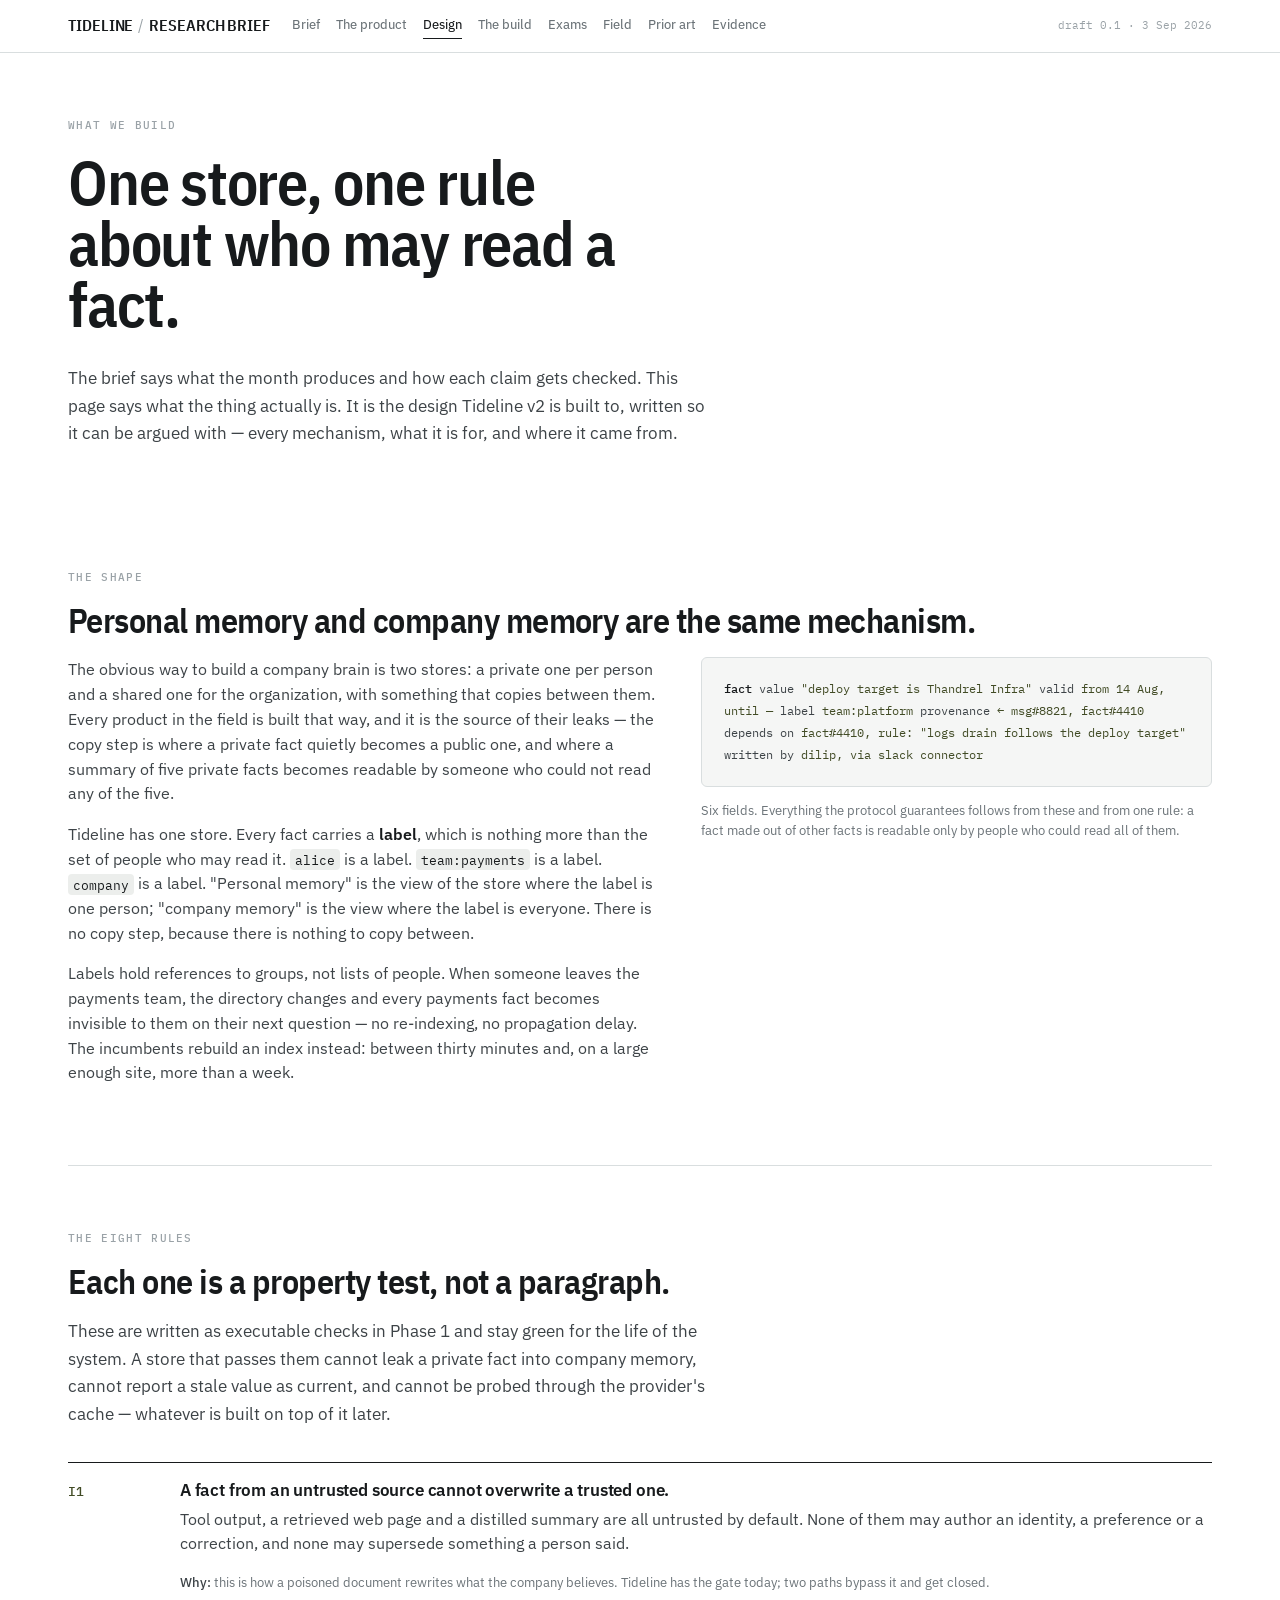
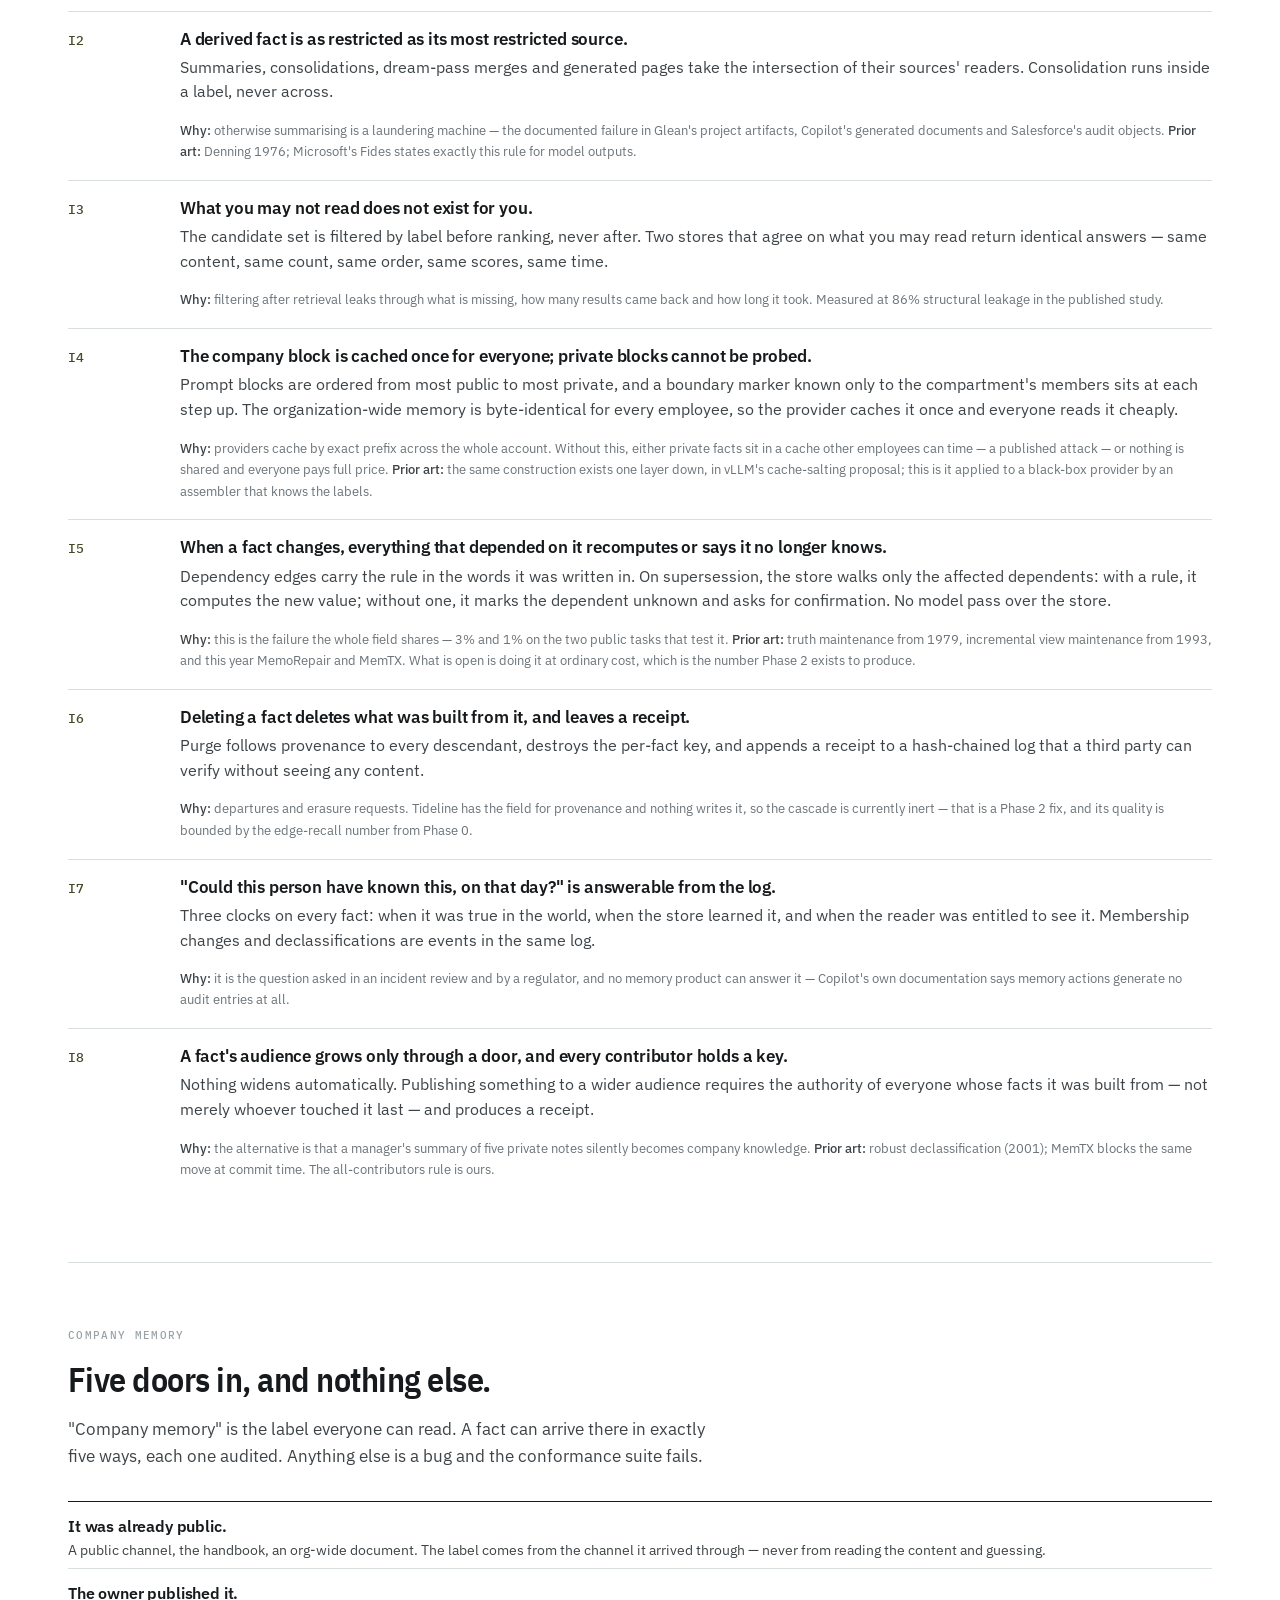
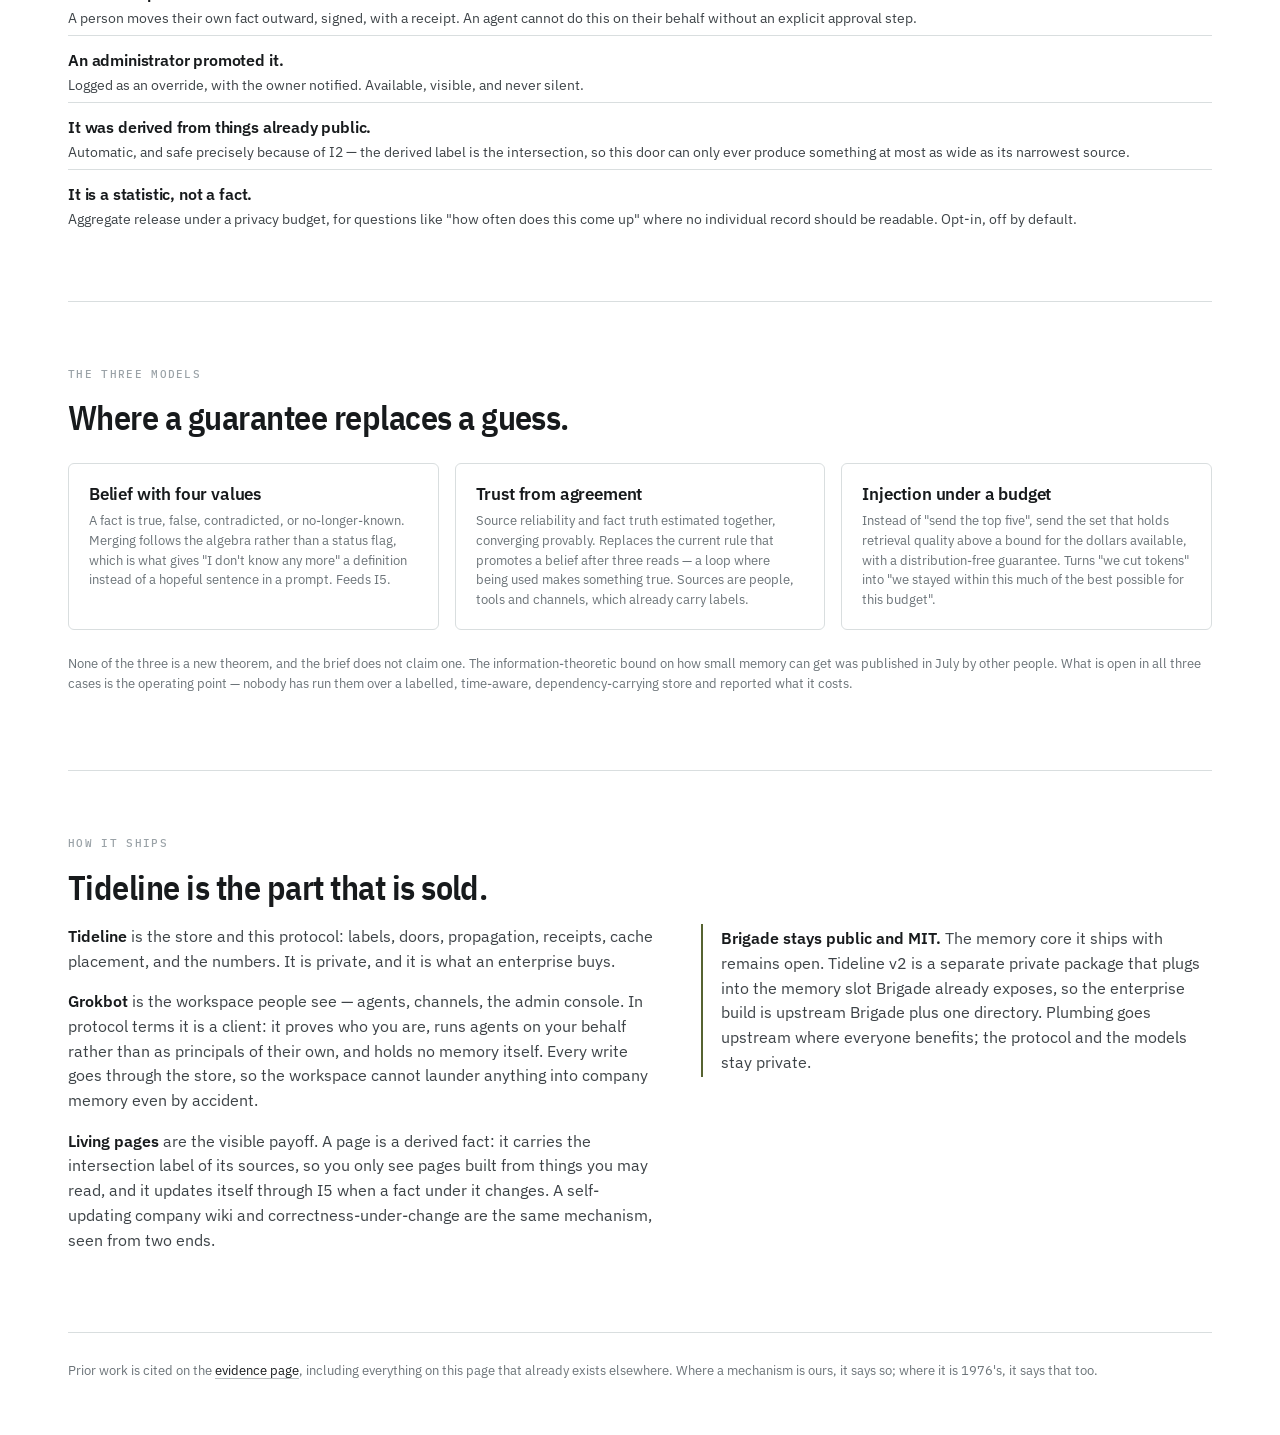
<file: protocol.html>
<!doctype html>
<html lang="en">
<head>
<meta charset="utf-8" />
<meta name="viewport" content="width=device-width,initial-scale=1" />
<meta name="color-scheme" content="light" />
<title>Tideline — What we are building</title>
<link rel="preconnect" href="https://fonts.googleapis.com">
<link rel="preconnect" href="https://fonts.gstatic.com" crossorigin>
<link href="https://fonts.googleapis.com/css2?family=IBM+Plex+Sans+Condensed:wght@500;600&family=IBM+Plex+Sans:wght@400;450;500;600&family=IBM+Plex+Mono:wght@400;500&display=swap" rel="stylesheet">
<link rel="stylesheet" href="assets/brief.css">
<style>
  .hero { padding: 64px 0 40px; }
  .hero h1 { max-width: 18ch; }
  .inv { border-top: 1px solid var(--line); padding: 16px 0 4px; display: grid;
    grid-template-columns: 92px 1fr; gap: 20px; }
  .inv:first-of-type { border-top: 1px solid var(--ink); }
  @media (max-width: 700px) { .inv { grid-template-columns: 1fr; gap: 6px; } }
  .inv .id { font-family: var(--font-mono); font-size: .8rem; color: var(--kelp-dk); font-weight: 500; padding-top: 3px; }
  .inv h3 { margin-bottom: 5px; }
  .inv .why { font-size: .84rem; color: var(--ink-mute); margin-top: 6px; }
  .inv .why b { color: var(--ink-soft); font-weight: 500; }
  .door { border-top: 1px solid var(--line); padding: 14px 0 6px; }
  .door:first-of-type { border-top: 1px solid var(--ink); }
  .door h3 { margin-bottom: 3px; font-size: 1rem; }
  .door p { margin-bottom: 0; font-size: .875rem; }
  .layers { font-family: var(--font-mono); font-size: .78rem; line-height: 1.75; color: var(--ink-soft);
    background: var(--sunk); border: 1px solid var(--line); border-radius: var(--radius); padding: 20px 22px; overflow-x: auto; }
  .layers b { color: var(--ink); font-weight: 500; }
  .layers .m { color: var(--kelp-dk); }
</style>
</head>
<body>

<header class="masthead">
  <div class="masthead-in">
    <span class="mark"><a href="index.html">Tideline <span class="dot">/</span> Research brief</a></span>
    <nav>
      <a href="index.html">Brief</a>
      <a href="product.html">The product</a>
      <a href="protocol.html" aria-current="page">Design</a>
      <a href="build.html">The build</a>
      <a href="benchmarks.html">Exams</a>
      <a href="landscape.html">Field</a>
      <a href="prior-art.html">Prior art</a>
      <a href="evidence.html">Evidence</a>
    </nav>
    <span class="spacer"></span>
    <span class="stamp">draft 0.1 · 3 Sep 2026</span>
  </div>
</header>

<div class="wrap">

  <section class="hero" style="border-bottom:0">
    <p class="eyebrow">What we build</p>
    <h1>One store, one rule about who may read a fact.</h1>
    <p class="lede">The brief says what the month produces and how each claim gets checked. This page says what
      the thing actually is. It is the design Tideline v2 is built to, written so it can be argued with —
      every mechanism, what it is for, and where it came from.</p>
  </section>

  <section id="shape">
    <p class="eyebrow">The shape</p>
    <h2>Personal memory and company memory are the same mechanism.</h2>
    <div class="two">
      <div>
        <p>The obvious way to build a company brain is two stores: a private one per person and a shared one for
          the organization, with something that copies between them. Every product in the field is built that
          way, and it is the source of their leaks — the copy step is where a private fact quietly becomes a
          public one, and where a summary of five private facts becomes readable by someone who could not read
          any of the five.</p>
        <p>Tideline has one store. Every fact carries a <strong>label</strong>, which is nothing more than the
          set of people who may read it. <code>alice</code> is a label. <code>team:payments</code> is a label.
          <code>company</code> is a label. "Personal memory" is the view of the store where the label is one
          person; "company memory" is the view where the label is everyone. There is no copy step, because there
          is nothing to copy between.</p>
        <p>Labels hold references to groups, not lists of people. When someone leaves the payments team, the
          directory changes and every payments fact becomes invisible to them on their next question — no
          re-indexing, no propagation delay. The incumbents rebuild an index instead: between thirty minutes and,
          on a large enough site, more than a week.</p>
      </div>
      <div>
        <div class="layers">
<b>fact</b>
  value        <span class="m">"deploy target is Thandrel Infra"</span>
  valid        <span class="m">from 14 Aug, until —</span>
  label        <span class="m">team:platform</span>
  provenance   <span class="m">← msg#8821, fact#4410</span>
  depends on   <span class="m">fact#4410, rule: "logs drain</span>
               <span class="m">follows the deploy target"</span>
  written by   <span class="m">dilip, via slack connector</span>
</div>
        <p class="fine" style="margin-top:14px">Six fields. Everything the protocol guarantees follows from
          these and from one rule: a fact made out of other facts is readable only by people who could read all
          of them.</p>
      </div>
    </div>
  </section>

  <section id="invariants">
    <p class="eyebrow">The eight rules</p>
    <h2>Each one is a property test, not a paragraph.</h2>
    <p class="lede">These are written as executable checks in Phase 1 and stay green for the life of the system.
      A store that passes them cannot leak a private fact into company memory, cannot report a stale value as
      current, and cannot be probed through the provider's cache — whatever is built on top of it later.</p>

    <div style="margin-top:34px">
      <div class="inv">
        <div class="id">I1</div>
        <div>
          <h3>A fact from an untrusted source cannot overwrite a trusted one.</h3>
          <p>Tool output, a retrieved web page and a distilled summary are all untrusted by default. None of them
            may author an identity, a preference or a correction, and none may supersede something a person said.</p>
          <p class="why"><b>Why:</b> this is how a poisoned document rewrites what the company believes. Tideline
            has the gate today; two paths bypass it and get closed.</p>
        </div>
      </div>

      <div class="inv">
        <div class="id">I2</div>
        <div>
          <h3>A derived fact is as restricted as its most restricted source.</h3>
          <p>Summaries, consolidations, dream-pass merges and generated pages take the intersection of their
            sources' readers. Consolidation runs inside a label, never across.</p>
          <p class="why"><b>Why:</b> otherwise summarising is a laundering machine — the documented failure in
            Glean's project artifacts, Copilot's generated documents and Salesforce's audit objects.
            <b>Prior art:</b> Denning 1976; Microsoft's Fides states exactly this rule for model outputs.</p>
        </div>
      </div>

      <div class="inv">
        <div class="id">I3</div>
        <div>
          <h3>What you may not read does not exist for you.</h3>
          <p>The candidate set is filtered by label before ranking, never after. Two stores that agree on what you
            may read return identical answers — same content, same count, same order, same scores, same time.</p>
          <p class="why"><b>Why:</b> filtering after retrieval leaks through what is missing, how many results
            came back and how long it took. Measured at 86% structural leakage in the published study.</p>
        </div>
      </div>

      <div class="inv">
        <div class="id">I4</div>
        <div>
          <h3>The company block is cached once for everyone; private blocks cannot be probed.</h3>
          <p>Prompt blocks are ordered from most public to most private, and a boundary marker known only to the
            compartment's members sits at each step up. The organization-wide memory is byte-identical for every
            employee, so the provider caches it once and everyone reads it cheaply.</p>
          <p class="why"><b>Why:</b> providers cache by exact prefix across the whole account. Without this,
            either private facts sit in a cache other employees can time — a published attack — or nothing is
            shared and everyone pays full price. <b>Prior art:</b> the same construction exists one layer down,
            in vLLM's cache-salting proposal; this is it applied to a black-box provider by an assembler that
            knows the labels.</p>
        </div>
      </div>

      <div class="inv">
        <div class="id">I5</div>
        <div>
          <h3>When a fact changes, everything that depended on it recomputes or says it no longer knows.</h3>
          <p>Dependency edges carry the rule in the words it was written in. On supersession, the store walks
            only the affected dependents: with a rule, it computes the new value; without one, it marks the
            dependent unknown and asks for confirmation. No model pass over the store.</p>
          <p class="why"><b>Why:</b> this is the failure the whole field shares — 3% and 1% on the two public
            tasks that test it. <b>Prior art:</b> truth maintenance from 1979, incremental view maintenance from
            1993, and this year MemoRepair and MemTX. What is open is doing it at ordinary cost, which is the
            number Phase 2 exists to produce.</p>
        </div>
      </div>

      <div class="inv">
        <div class="id">I6</div>
        <div>
          <h3>Deleting a fact deletes what was built from it, and leaves a receipt.</h3>
          <p>Purge follows provenance to every descendant, destroys the per-fact key, and appends a receipt to a
            hash-chained log that a third party can verify without seeing any content.</p>
          <p class="why"><b>Why:</b> departures and erasure requests. Tideline has the field for provenance and
            nothing writes it, so the cascade is currently inert — that is a Phase 2 fix, and its quality is
            bounded by the edge-recall number from Phase 0.</p>
        </div>
      </div>

      <div class="inv">
        <div class="id">I7</div>
        <div>
          <h3>"Could this person have known this, on that day?" is answerable from the log.</h3>
          <p>Three clocks on every fact: when it was true in the world, when the store learned it, and when the
            reader was entitled to see it. Membership changes and declassifications are events in the same log.</p>
          <p class="why"><b>Why:</b> it is the question asked in an incident review and by a regulator, and no
            memory product can answer it — Copilot's own documentation says memory actions generate no audit
            entries at all.</p>
        </div>
      </div>

      <div class="inv">
        <div class="id">I8</div>
        <div>
          <h3>A fact's audience grows only through a door, and every contributor holds a key.</h3>
          <p>Nothing widens automatically. Publishing something to a wider audience requires the authority of
            everyone whose facts it was built from — not merely whoever touched it last — and produces a receipt.</p>
          <p class="why"><b>Why:</b> the alternative is that a manager's summary of five private notes silently
            becomes company knowledge. <b>Prior art:</b> robust declassification (2001); MemTX blocks the same
            move at commit time. The all-contributors rule is ours.</p>
        </div>
      </div>
    </div>
  </section>

  <section id="doors">
    <p class="eyebrow">Company memory</p>
    <h2>Five doors in, and nothing else.</h2>
    <p class="lede">"Company memory" is the label everyone can read. A fact can arrive there in exactly five
      ways, each one audited. Anything else is a bug and the conformance suite fails.</p>

    <div style="margin-top:30px">
      <div class="door"><h3>It was already public.</h3>
        <p>A public channel, the handbook, an org-wide document. The label comes from the channel it arrived
          through — never from reading the content and guessing.</p></div>
      <div class="door"><h3>The owner published it.</h3>
        <p>A person moves their own fact outward, signed, with a receipt. An agent cannot do this on their behalf
          without an explicit approval step.</p></div>
      <div class="door"><h3>An administrator promoted it.</h3>
        <p>Logged as an override, with the owner notified. Available, visible, and never silent.</p></div>
      <div class="door"><h3>It was derived from things already public.</h3>
        <p>Automatic, and safe precisely because of I2 — the derived label is the intersection, so this door can
          only ever produce something at most as wide as its narrowest source.</p></div>
      <div class="door"><h3>It is a statistic, not a fact.</h3>
        <p>Aggregate release under a privacy budget, for questions like "how often does this come up" where no
          individual record should be readable. Opt-in, off by default.</p></div>
    </div>
  </section>

  <section id="math">
    <p class="eyebrow">The three models</p>
    <h2>Where a guarantee replaces a guess.</h2>
    <div class="grid g3" style="margin-top:26px">
      <div class="card">
        <h3>Belief with four values</h3>
        <p class="fine">A fact is true, false, contradicted, or no-longer-known. Merging follows the algebra
          rather than a status flag, which is what gives "I don't know any more" a definition instead of a hopeful
          sentence in a prompt. Feeds I5.</p>
      </div>
      <div class="card">
        <h3>Trust from agreement</h3>
        <p class="fine">Source reliability and fact truth estimated together, converging provably. Replaces the
          current rule that promotes a belief after three reads — a loop where being used makes something true.
          Sources are people, tools and channels, which already carry labels.</p>
      </div>
      <div class="card">
        <h3>Injection under a budget</h3>
        <p class="fine">Instead of "send the top five", send the set that holds retrieval quality above a bound
          for the dollars available, with a distribution-free guarantee. Turns "we cut tokens" into "we stayed
          within this much of the best possible for this budget".</p>
      </div>
    </div>
    <p class="fine" style="margin-top:24px">None of the three is a new theorem, and the brief does not claim one.
      The information-theoretic bound on how small memory can get was published in July by other people. What is
      open in all three cases is the operating point — nobody has run them over a labelled, time-aware,
      dependency-carrying store and reported what it costs.</p>
  </section>

  <section id="product">
    <p class="eyebrow">How it ships</p>
    <h2>Tideline is the part that is sold.</h2>
    <div class="two">
      <div>
        <p><strong>Tideline</strong> is the store and this protocol: labels, doors, propagation, receipts, cache
          placement, and the numbers. It is private, and it is what an enterprise buys.</p>
        <p><strong>Grokbot</strong> is the workspace people see — agents, channels, the admin console. In protocol
          terms it is a client: it proves who you are, runs agents on your behalf rather than as principals of
          their own, and holds no memory itself. Every write goes through the store, so the workspace cannot
          launder anything into company memory even by accident.</p>
        <p><strong>Living pages</strong> are the visible payoff. A page is a derived fact: it carries the
          intersection label of its sources, so you only see pages built from things you may read, and it
          updates itself through I5 when a fact under it changes. A self-updating company wiki and
          correctness-under-change are the same mechanism, seen from two ends.</p>
      </div>
      <div>
        <div class="callout">
          <p><strong>Brigade stays public and MIT.</strong> The memory core it ships with remains open. Tideline
          v2 is a separate private package that plugs into the memory slot Brigade already exposes, so the
          enterprise build is upstream Brigade plus one directory. Plumbing goes upstream where everyone
          benefits; the protocol and the models stay private.</p>
        </div>
      </div>
    </div>
  </section>

  <p class="foot">Prior work is cited on the <a href="evidence.html">evidence page</a>, including everything on
    this page that already exists elsewhere. Where a mechanism is ours, it says so; where it is 1976's, it says
    that too.</p>

</div>
</body>
</html>
</file>
<file: assets/brief.css>
/* Tideline — research brief.
 *
 * Drawn from the subject: a tideline is the mark high water leaves on the shore,
 * a record of what was true and when. The instruments of that record are the
 * marigram (a stylus line on a drum) and the tide table (columns of times and
 * heights). So: paper white, slate ink, one accent — kelp, the dark olive of the
 * wrack line — used only as a mark. Numbers are set in Plex Mono, tide-table style.
 * Light in every environment; there are no dark tokens.
 *
 * Reference numbers: body 15.5/1.6, hairline #d9dedf, section rhythm 64px,
 * card padding 20px, table row 11px, radius 6px, headline tracking -0.02em.
 */

:root {
  color-scheme: light;

  --paper:     #ffffff;
  --sunk:      #f5f6f5;
  --band:      #eceeec;
  --ink:       #171a1c;
  --ink-soft:  #3d4347;
  --ink-mute:  #6b7378;
  --ink-faint: #9aa2a7;
  --line:      #d9dedf;
  --line-soft: #eceff0;

  --kelp:      #566331;   /* the mark: phase rules, high-water ticks, one word */
  --kelp-dk:   #414b25;
  --kelp-bg:   #f1f3ea;
  --yes:       #2f6b3a;
  --no:        #9aa2a7;

  --font-display: 'IBM Plex Sans Condensed', 'IBM Plex Sans', -apple-system, 'Segoe UI', sans-serif;
  --font-text:    'IBM Plex Sans', -apple-system, BlinkMacSystemFont, 'Segoe UI', sans-serif;
  --font-mono:    'IBM Plex Mono', ui-monospace, SFMono-Regular, Menlo, monospace;

  --measure: 68ch;
  --pad: clamp(20px, 5vw, 48px);
  --radius: 6px;
}

* { box-sizing: border-box; }
html { -webkit-text-size-adjust: 100%; scroll-behavior: smooth; scroll-padding-top: 72px; }
body {
  margin: 0;
  background: var(--paper);
  color: var(--ink-soft);
  font-family: var(--font-text);
  font-size: 15.5px;
  line-height: 1.6;
  -webkit-font-smoothing: antialiased;
  font-variant-numeric: tabular-nums;
  overflow-x: hidden;
}
@media (prefers-reduced-motion: reduce) { html { scroll-behavior: auto; } }

/* ---------- masthead ---------- */
.masthead {
  position: sticky; top: 0; z-index: 40;
  background: rgba(255,255,255,.9);
  backdrop-filter: saturate(160%) blur(10px);
  border-bottom: 1px solid var(--line);
}
.masthead-in {
  max-width: 1240px; margin: 0 auto; padding: 0 var(--pad);
  height: 52px; display: flex; align-items: center; gap: 22px;
}
.mark { font-family: var(--font-display); font-size: 1rem; font-weight: 600; letter-spacing: -.005em;
  white-space: nowrap; color: var(--ink); text-transform: uppercase; }
.mark a { color: var(--ink); text-decoration: none; }
.mark .dot { color: var(--ink-faint); font-weight: 400; padding: 0 2px; }
.masthead nav { display: flex; gap: 16px; overflow-x: auto; scrollbar-width: none; min-width: 0; }
.masthead nav::-webkit-scrollbar { display: none; }
.masthead nav a {
  color: var(--ink-mute); text-decoration: none; font-size: .8125rem; font-weight: 450;
  white-space: nowrap; padding: 2px 0; border-bottom: 1.5px solid transparent;
}
.masthead nav a:hover, .masthead nav a:focus-visible { color: var(--ink); outline: none; border-bottom-color: var(--kelp); }
.masthead nav a[aria-current="page"] { color: var(--ink); border-bottom-color: var(--ink); }
.masthead .spacer { flex: 1; }
.stamp { font-family: var(--font-mono); font-size: .6875rem; color: var(--ink-faint); white-space: nowrap; }
@media (max-width: 860px) { .stamp { display: none; } .masthead-in { gap: 14px; } }

/* ---------- layout ---------- */
.wrap { max-width: 1240px; margin: 0 auto; padding: 0 var(--pad); }
.col  { max-width: var(--measure); }
section { padding: 64px 0; border-bottom: 1px solid var(--line); }
section:last-of-type { border-bottom: 0; }

h1, h2, h3 { color: var(--ink); margin: 0 0 .5em; }
h1 { font-family: var(--font-display); font-size: clamp(2.5rem, 5vw, 3.9rem); font-weight: 600;
  letter-spacing: -.02em; line-height: .98; }
h2 { font-family: var(--font-display); font-size: clamp(1.6rem, 2.8vw, 2.15rem); font-weight: 600;
  letter-spacing: -.015em; line-height: 1.1; }
h3 { font-family: var(--font-text); font-size: 1.0625rem; letter-spacing: -.01em; line-height: 1.3; font-weight: 600; }
p { margin: 0 0 1em; }
a { color: var(--ink); text-decoration: underline; text-decoration-color: #b9c0c3;
  text-decoration-thickness: 1px; text-underline-offset: 2.5px; }
a:hover { text-decoration-color: var(--kelp); }
a:focus-visible { outline: 2px solid var(--kelp); outline-offset: 2px; }
strong { color: var(--ink); font-weight: 600; }
em { font-style: italic; }
code { font-family: var(--font-mono); font-size: .855em; background: var(--band);
  padding: 1.5px 5px; border-radius: 4px; color: var(--ink); }

.eyebrow {
  font-family: var(--font-mono); font-size: .6875rem; letter-spacing: .12em;
  text-transform: uppercase; color: var(--ink-faint); margin: 0 0 16px; font-weight: 500;
}
.eyebrow b { color: var(--kelp-dk); font-weight: 500; }
.lede { font-size: 1.0625rem; line-height: 1.62; color: var(--ink-soft); max-width: 64ch; }
.lede strong { color: var(--ink); }
.fine { font-size: .8125rem; color: var(--ink-mute); line-height: 1.52; }

/* ---------- primitives ---------- */
.grid { display: grid; gap: 16px; }
.g2 { grid-template-columns: repeat(2, 1fr); }
.g3 { grid-template-columns: repeat(3, 1fr); }
@media (max-width: 900px) { .g3 { grid-template-columns: repeat(2, 1fr); } }
@media (max-width: 620px) { .g2, .g3 { grid-template-columns: 1fr; } }

.card {
  background: var(--paper); border: 1px solid var(--line);
  border-radius: var(--radius); padding: 19px 20px;
}
.card h3 { margin-bottom: 6px; }
.card p:last-child, .card .fine:last-child, .card ul:last-child, .card table:last-child { margin-bottom: 0; }

/* the reading, tide-table style: a mono number with a small label under it */
.reading { border-top: 1px solid var(--ink); padding: 10px 0 0; }
.reading .n { font-family: var(--font-mono); font-size: 1.55rem; font-weight: 500; line-height: 1.1;
  letter-spacing: -.02em; display: block; color: var(--ink); }
.reading .l { font-size: .75rem; color: var(--ink-mute); line-height: 1.38; display: block; margin-top: 6px; }

table.data { width: 100%; border-collapse: collapse; font-size: .875rem; }
table.data th {
  text-align: left; font-family: var(--font-mono); font-weight: 500; font-size: .6875rem; letter-spacing: .1em;
  text-transform: uppercase; color: var(--ink-faint); padding: 0 14px 8px 0;
  border-bottom: 1px solid var(--ink);
}
table.data td { padding: 11px 14px 11px 0; border-bottom: 1px solid var(--line-soft);
  color: var(--ink-soft); vertical-align: top; }
table.data td:first-child { color: var(--ink); font-weight: 550; }
table.data tr:last-child td { border-bottom: 0; }
table.data td.num { font-family: var(--font-mono); font-size: .8rem; white-space: nowrap; color: var(--ink); }

ul.tight { margin: 0 0 1em; padding-left: 1.1em; }
ul.tight li { margin-bottom: .35em; }
ul.tight li::marker { color: var(--ink-faint); }

/* Weight from a rule and the type, never from a fill. */
.callout { border-left: 2px solid var(--kelp); padding: 2px 0 2px 18px; }
.callout p:last-child { margin-bottom: 0; }

.panel { background: var(--sunk); border: 1px solid var(--line); border-radius: var(--radius);
  padding: clamp(22px, 3.6vw, 36px); }

.two { display: grid; grid-template-columns: 1.15fr 1fr; gap: 46px; align-items: start; }
@media (max-width: 900px) { .two { grid-template-columns: 1fr; gap: 30px; } }

/* ---------- the marigram (signature) ---------- */
.marigram { margin: 44px 0 0; }
.marigram svg { width: 100%; height: auto; display: block; }
.marigram .axis { stroke: var(--line); stroke-width: 1; }
.marigram .grid { stroke: var(--line-soft); stroke-width: 1; }
.marigram .trace { fill: none; stroke: var(--ink); stroke-width: 1.6; stroke-linecap: round; stroke-linejoin: round; }
.marigram .hw { stroke: var(--kelp); stroke-width: 1.5; }
.marigram .hw-dot { fill: var(--kelp); }
.marigram text { font-family: var(--font-mono); font-size: 10.5px; fill: var(--ink-mute); }
.marigram text.day { fill: var(--ink-faint); }
.marigram text.read { fill: var(--ink); font-weight: 500; }
.marigram text.ph { fill: var(--ink-soft); font-family: var(--font-text); font-size: 11px; }
@media (prefers-reduced-motion: no-preference) {
  .marigram .trace { stroke-dasharray: 2400; stroke-dashoffset: 2400; animation: draw 2.6s cubic-bezier(.4,0,.2,1) .25s forwards; }
  .marigram .hw, .marigram .hw-dot, .marigram text.read { opacity: 0; animation: appear .5s ease forwards; }
  .marigram .p1 { animation-delay: .75s; } .marigram .p2 { animation-delay: 1.15s; } .marigram .p3 { animation-delay: 1.6s; }
  .marigram .p4 { animation-delay: 2.05s; } .marigram .p5 { animation-delay: 2.5s; } .marigram .p6 { animation-delay: 2.85s; }
}
@keyframes draw { to { stroke-dashoffset: 0; } }
@keyframes appear { to { opacity: 1; } }

/* ---------- phases: the tide table ---------- */
.phase { border-top: 1px solid var(--kelp); padding: 18px 0 10px; display: grid;
  grid-template-columns: 168px 1fr; gap: 24px; }
.phase:last-of-type { border-bottom: 1px solid var(--line); }
@media (max-width: 720px) { .phase { grid-template-columns: 1fr; gap: 8px; } }
.phase .d { font-family: var(--font-mono); font-size: .75rem; color: var(--ink-mute); line-height: 1.55; }
.phase .d b { display: block; color: var(--ink); font-family: var(--font-display); font-size: 1.15rem;
  font-weight: 600; letter-spacing: -.01em; margin-bottom: 2px; }
.phase h3 { margin-bottom: 8px; }
.phase .out { margin-top: 10px; font-size: .86rem; color: var(--ink-soft); border-left: 2px solid var(--kelp); padding-left: 12px; }
.phase .out b { color: var(--ink); font-weight: 600; }

.risk { border-top: 1px solid var(--ink); padding-top: 14px; }
.risk h3 { margin-bottom: 4px; }
.risk .a { font-size: .86rem; color: var(--ink-soft); }
.risk .a b { color: var(--ink); font-weight: 600; }

.foot { padding: 28px 0 40px; font-size: .8125rem; color: var(--ink-mute); border-top: 1px solid var(--line); }
</file>
